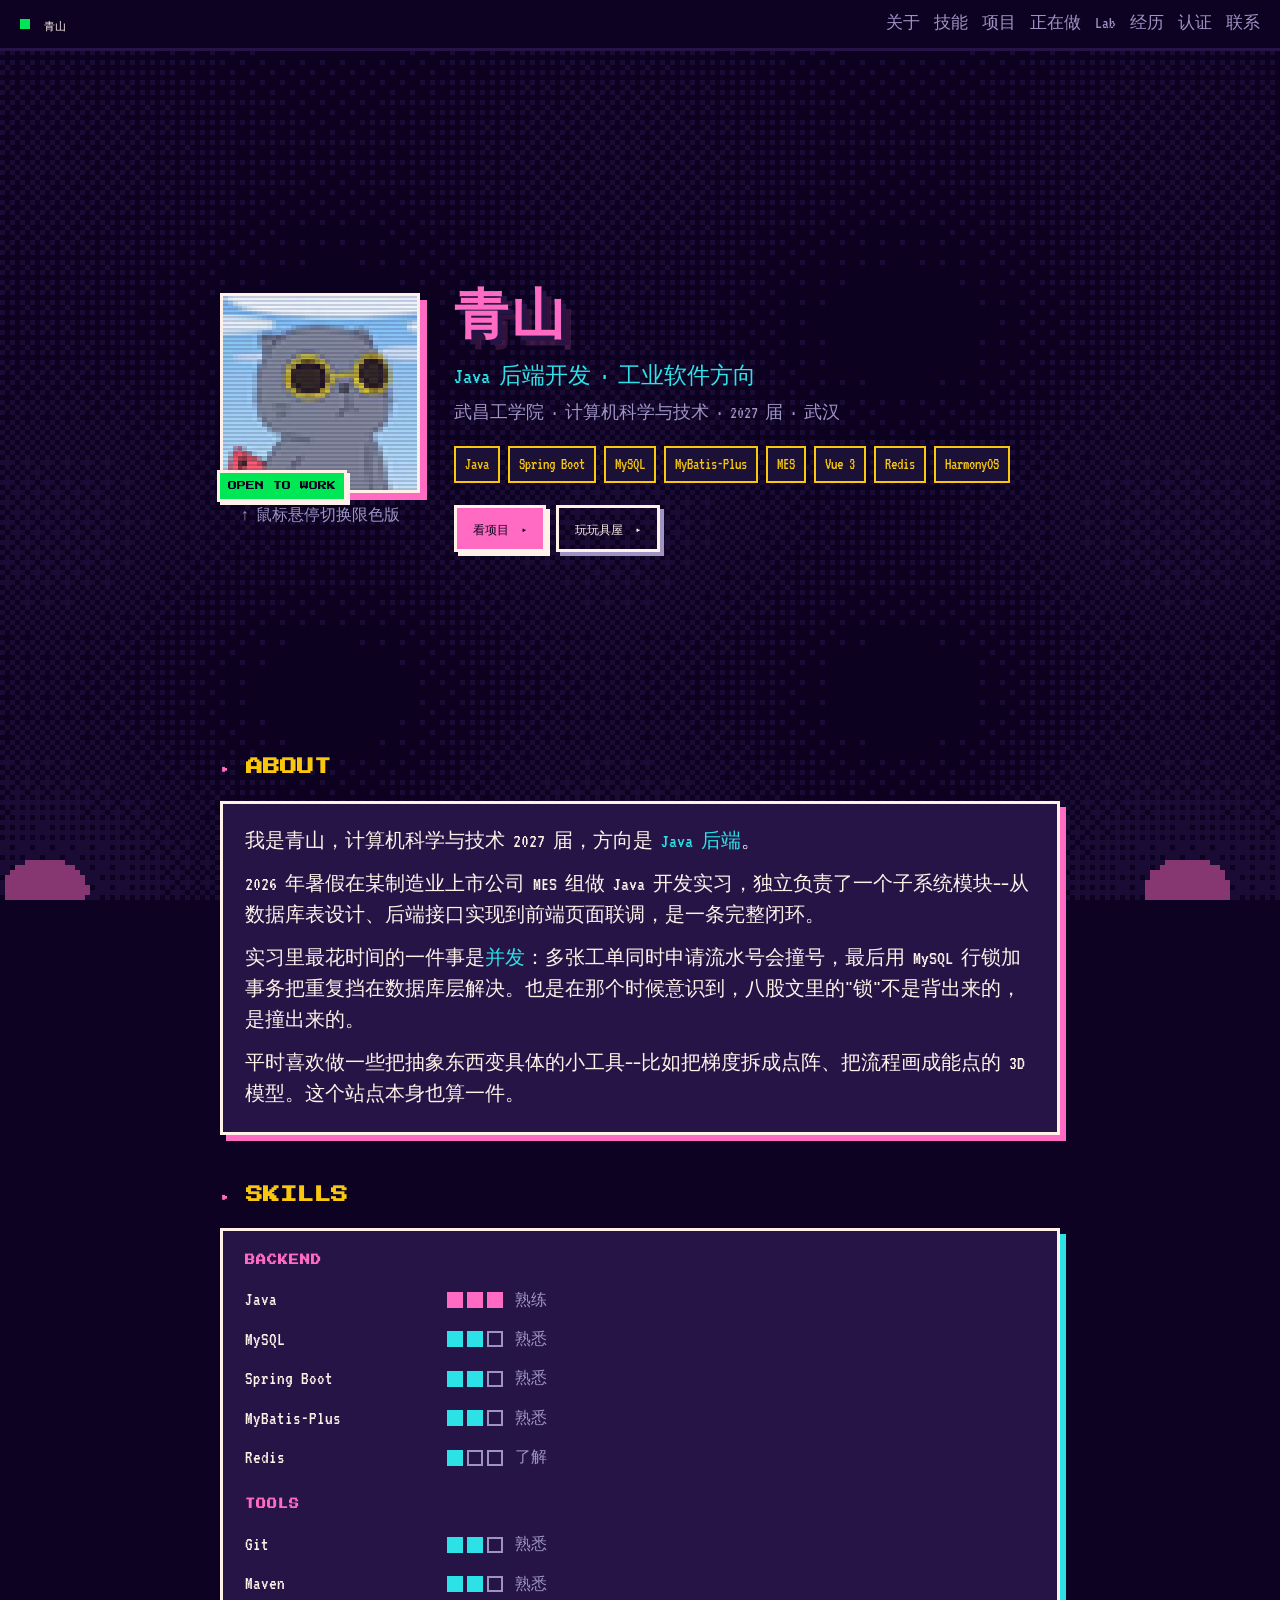
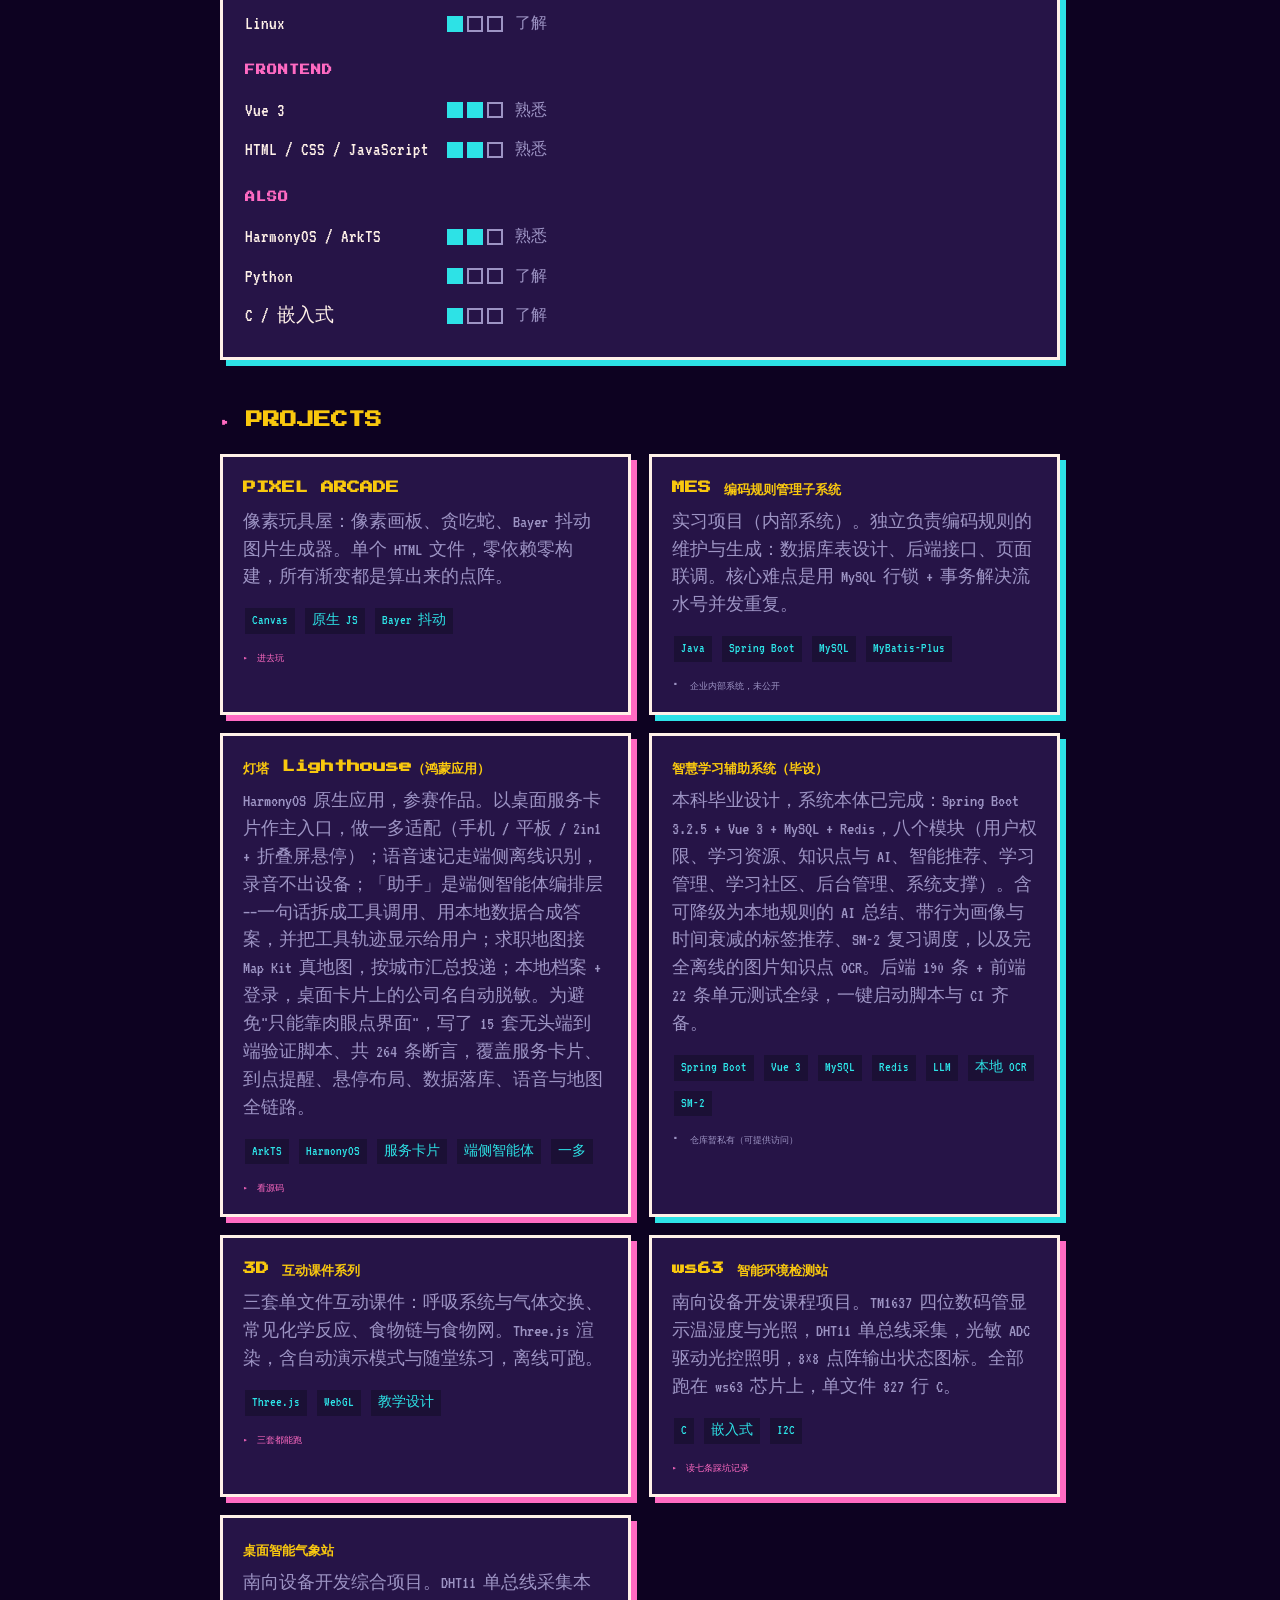
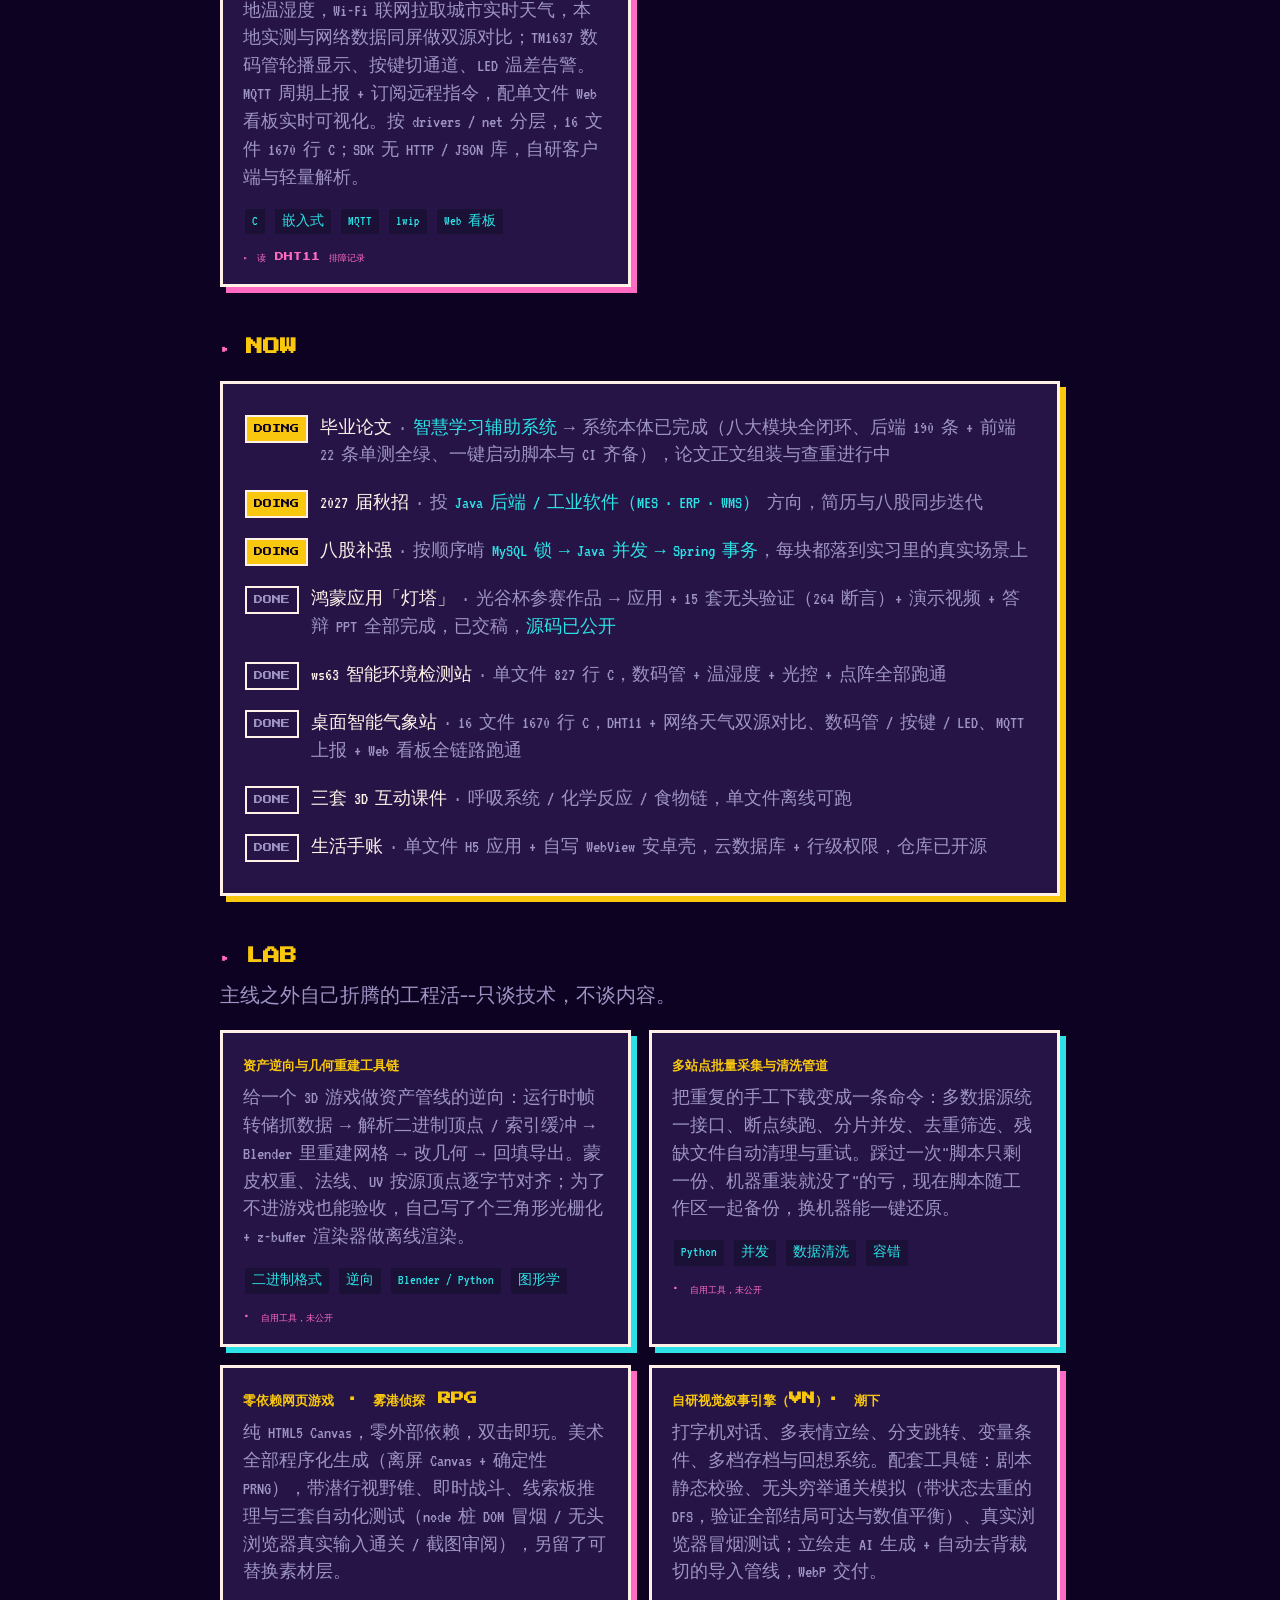
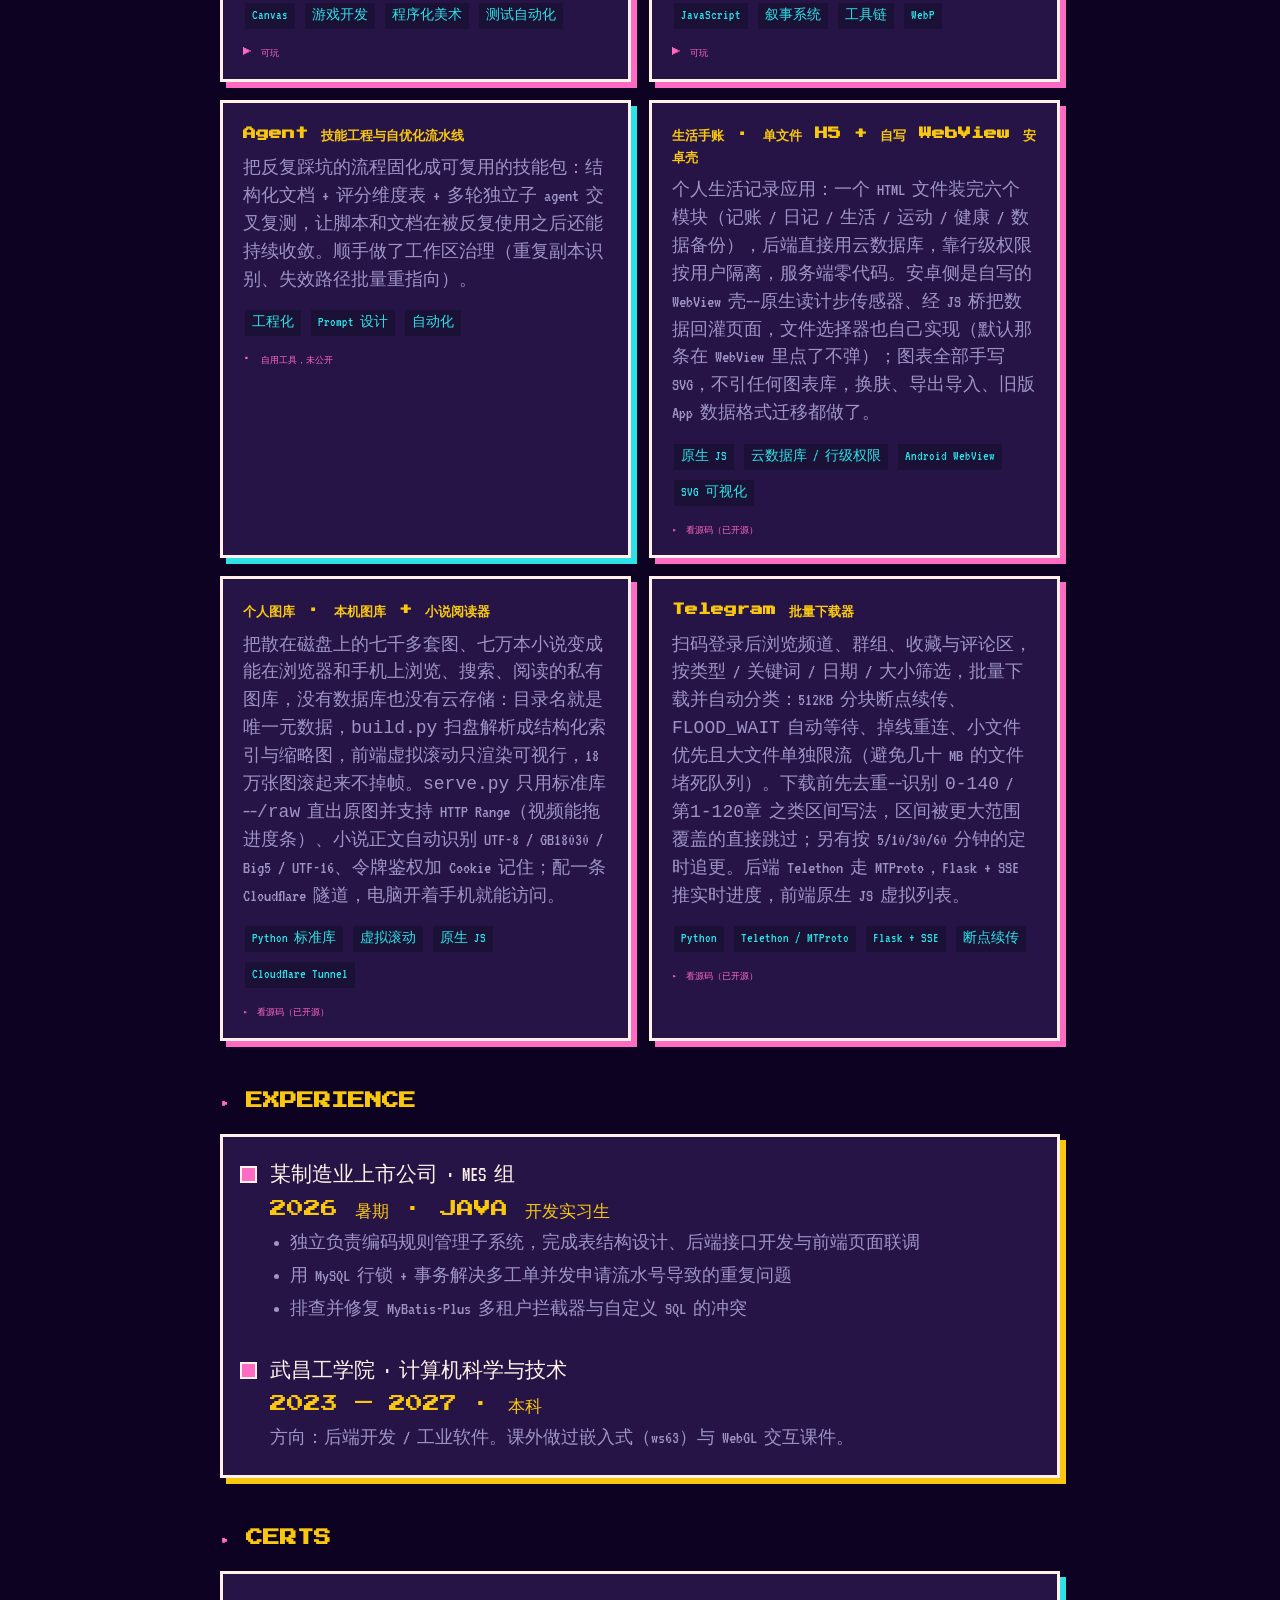
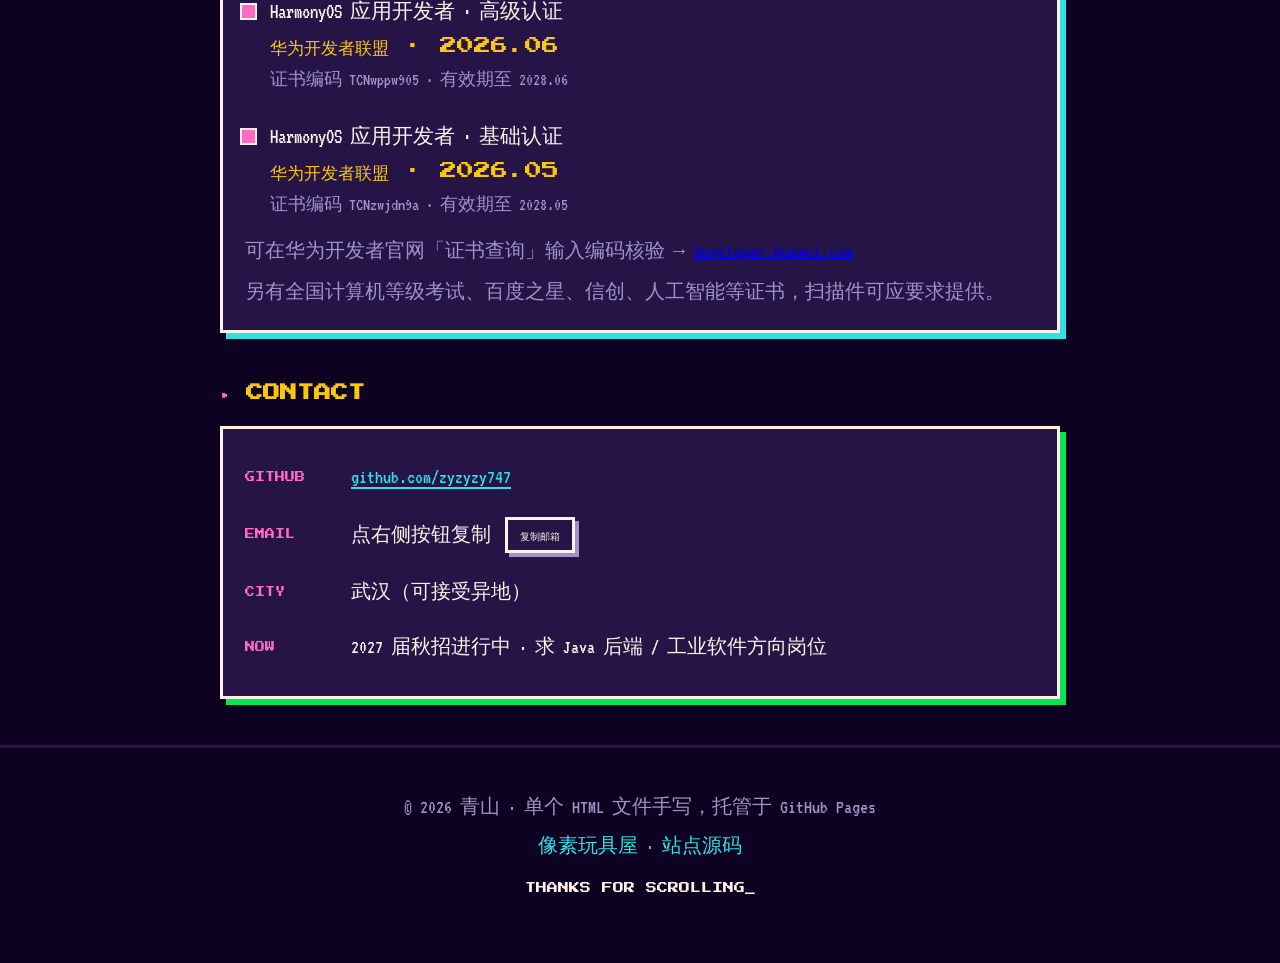
<file: index.html>
<!DOCTYPE html>
<html lang="zh-CN" data-page-node-id="Q7cEHDCnQiwy0toEcgHdqd">
<head data-page-node-id="mHa0wbca3ZUkqU7LvAfG94">
<meta charset="UTF-8" data-page-node-id="hKv9GiG0PD6zaXDyUGbJIg">
<meta name="viewport" content="width=device-width, initial-scale=1.0" data-page-node-id="LbiovAP17bJ1gHveywDNIw">
<title>青山 · Java 后端开发</title>
<meta name="description" content="青山 — Java 后端开发，工业软件方向。武昌工学院计算机科学与技术 2027 届，某制造业上市公司 MES 组实习。" data-page-node-id="v5wMkAieheN6weIkD8qPMW">
<meta property="og:title" content="青山 · Java 后端开发" data-page-node-id="Lw5cCZeTRtTHAwe25o9fMY">
<meta property="og:description" content="Java 后端 / 工业软件方向 / 2027 届。做过后端接口、数据库设计，也做一些把抽象变具体的小工具。" data-page-node-id="ogvEmqONwyMsHTAf9Dicbx">
<meta property="og:type" content="profile" data-page-node-id="DF1k5KWhOcNADEx08cUBWK">
<link rel="icon" href="assets/avatar.png" data-page-node-id="YbEywUmE9BRmWuUocQai00">
<link rel="preconnect" href="https://fonts.googleapis.com" data-page-node-id="mEGiGTGNjWZrZmRF0hzAvA">
<link rel="preconnect" href="https://fonts.gstatic.com" crossorigin data-page-node-id="Uv8skFLVW2GOsrorpu5EF5">
<link href="https://fonts.googleapis.com/css2?family=Press+Start+2P&family=VT323&display=swap" rel="stylesheet" data-page-node-id="CkOTDBMVEmEFZCF1BNJvHW">
<style>
  :root {
    --c0:#0d0221; --c1:#1b1035; --c2:#261447; --c3:#ff6ac2; --c4:#2de2e6;
    --c5:#f9c80e; --c6:#fff1e8; --c7:#9d94c4; --c8:#ff004d; --c9:#29adff; --ca:#00e756;
    --px:3px;
  }
  * { margin:0; padding:0; box-sizing:border-box; }
  html { scroll-behavior: smooth; }
  @media (prefers-reduced-motion: reduce) { html { scroll-behavior: auto; } }

  body {
    background: var(--c0); color: var(--c6);
    font-family: "VT323", "Courier New", ui-monospace, "Microsoft YaHei", "PingFang SC", monospace;
    font-size: 20px; line-height: 1.55;
  }
  canvas, img { image-rendering: pixelated; image-rendering: crisp-edges; }

  #wash { position: fixed; inset: 0; width: 100%; height: 100%; z-index: 0; pointer-events: none; opacity: .5; }
  .wrap { position: relative; z-index: 1; }
  section { max-width: 880px; margin: 0 auto; padding: 0 20px; }

  /* ---------- 顶部状态栏 ---------- */
  .topbar {
    position: sticky; top: 0; z-index: 10;
    background: var(--c0); border-bottom: var(--px) solid var(--c2);
    display: flex; align-items: center; gap: 14px; flex-wrap: wrap;
    padding: 10px 20px; font-size: 17px; color: var(--c7);
  }
  .topbar .dot { width: 10px; height: 10px; background: var(--ca); display: inline-block; }
  .topbar .name { color: var(--c6); font-family: "Press Start 2P", monospace; font-size: 11px; }
  .topbar .sp { flex: 1; }
  .topbar a { color: var(--c7); text-decoration: none; border-bottom: 2px solid transparent; }
  .topbar a:hover { color: var(--c4); border-color: var(--c4); }
  .blink { animation: blink 1s steps(1) infinite; }
  @keyframes blink { 50% { opacity: 0; } }
  @media (prefers-reduced-motion: reduce) { .blink { animation: none; } }

  /* ---------- HERO ---------- */
  .hero {
    display: flex; gap: 34px; align-items: center; flex-wrap: wrap;
    padding: 72px 20px 56px; min-height: 78vh;
  }
  .avatar-stage { position: relative; flex: 0 0 auto; }
  .avatar-frame {
    position: relative; width: 200px; height: 200px; overflow: hidden;
    border: var(--px) solid var(--c6); box-shadow: inset 0 0 0 3px var(--c0), 7px 7px 0 var(--c3);
    background: var(--c1);
  }
  .avatar-frame img { position: absolute; inset: 0; width: 100%; height: 100%; display: block; }
  .avatar-frame #avatarPico { opacity: 0; }
  .avatar-frame:hover #avatarPico { opacity: 1; }
  .avatar-frame:hover #avatar { opacity: 0; }
  .avatar-frame::after {
    content: ""; position: absolute; inset: 0;
    background: repeating-linear-gradient(0deg, rgba(13,2,33,.16) 0 2px, transparent 2px 4px);
    pointer-events: none;
  }
  .avatar-hint { font-size: 16px; color: var(--c7); text-align: center; margin-top: 10px; }
  .status-chip {
    position: absolute; left: -3px; bottom: 26px;
    font-family: "Press Start 2P", monospace; font-size: 9px;
    background: var(--ca); color: var(--c0); padding: 6px 8px;
    border: var(--px) solid var(--c6); box-shadow: 3px 3px 0 var(--c6);
  }

  h1.logo {
    font-family: "Press Start 2P", "SimHei", "Microsoft YaHei", "PingFang SC", sans-serif;
    font-size: clamp(30px, 8vw, 54px); color: var(--c3);
    text-shadow: 5px 5px 0 var(--c2), 10px 10px 0 rgba(255,106,194,.16);
    letter-spacing: 3px; line-height: 1.4;
  }
  .lead { color: var(--c4); font-size: 23px; margin-top: 14px; }
  .meta-line { color: var(--c7); font-size: 18px; margin-top: 6px; }

  .chips { display: flex; flex-wrap: wrap; gap: 8px; margin: 18px 0 22px; }
  .chip {
    font-size: 16px; color: var(--c5); background: var(--c1);
    border: 2px solid var(--c5); padding: 4px 9px;
  }

  /* ---------- 通用排版 ---------- */
  h2 {
    font-family: "Press Start 2P", "VT323", monospace;
    font-size: clamp(13px, 3vw, 17px); color: var(--c5);
    text-transform: uppercase; margin-bottom: 20px; line-height: 1.6;
  }
  h2::before { content: "▸ "; color: var(--c3); }
  section { padding-bottom: 46px; }
  p.dim { color: var(--c7); }
  b.hl { color: var(--c4); font-weight: normal; }

  .card {
    border: var(--px) solid var(--c6); box-shadow: 6px 6px 0 var(--c3);
    background: var(--c2); padding: 22px;
  }
  .card.cyan { box-shadow: 6px 6px 0 var(--c4); }
  .card.yellow { box-shadow: 6px 6px 0 var(--c5); }
  .card.green { box-shadow: 6px 6px 0 var(--ca); }
  .card p + p { margin-top: 12px; }

  .btn {
    display: inline-block; font-family: "Press Start 2P", "VT323", monospace;
    font-size: 12px; background: var(--c3); color: var(--c0);
    border: var(--px) solid var(--c6); box-shadow: 4px 4px 0 var(--c6);
    padding: 12px 16px; cursor: pointer; text-transform: uppercase;
    text-decoration: none; line-height: 1.4;
  }
  .btn:hover { background: var(--c5); }
  .btn:active { transform: translate(4px,4px); box-shadow: 0 0 0 var(--c6); }
  .btn.ghost { background: transparent; color: var(--c6); box-shadow: 4px 4px 0 var(--c7); }
  .btn.ghost:hover { background: var(--c2); color: var(--c5); }
  .btn:focus-visible { outline: 3px solid var(--c4); outline-offset: 2px; }
  .row { display: flex; flex-wrap: wrap; gap: 10px; align-items: center; }

  /* ---------- 技能 ---------- */
  .skill-group { margin-bottom: 20px; }
  .skill-group:last-child { margin-bottom: 0; }
  .skill-group h3 {
    font-family: "Press Start 2P", monospace; font-size: 10px;
    color: var(--c3); margin-bottom: 12px; letter-spacing: 1px;
  }
  .skill {
    display: flex; align-items: center; gap: 12px;
    padding: 5px 0; font-size: 19px;
  }
  .skill .nm { min-width: 190px; color: var(--c6); }
  .bars { display: flex; gap: 4px; }
  .bar { display: block; width: 16px; height: 16px; border: 2px solid var(--c7); }
  .bar.on { background: var(--c4); border-color: var(--c4); }
  .bar.on.hot { background: var(--c3); border-color: var(--c3); }
  .lv { font-size: 16px; color: var(--c7); }

  /* ---------- 项目 ---------- */
  .grid { display: grid; gap: 18px; grid-template-columns: repeat(auto-fit, minmax(280px, 1fr)); }
  .pcard {
    display: block; text-decoration: none; color: inherit;
    border: var(--px) solid var(--c6); box-shadow: 6px 6px 0 var(--c4);
    background: var(--c2); padding: 20px;
  }
  .pcard.live { box-shadow: 6px 6px 0 var(--c3); cursor: pointer; }
  .pcard.live:hover { background: var(--c1); transform: translate(-2px,-2px); box-shadow: 8px 8px 0 var(--c3); }
  .pcard:active { transform: translate(3px,3px); box-shadow: 2px 2px 0 var(--c4); }
  .pcard h3 {
    font-family: "Press Start 2P", "VT323", monospace; font-size: 13px;
    color: var(--c5); line-height: 1.7; margin-bottom: 10px;
  }
  .pcard p { font-size: 18px; color: var(--c7); }
  .pcard .tags { display: flex; flex-wrap: wrap; gap: 6px; margin-top: 14px; }
  .pcard .tags span {
    font-size: 14px; color: var(--c4); border: 2px solid var(--c2); background: var(--c1); padding: 2px 7px;
  }
  .pcard .go { display: block; margin-top: 14px; font-family: "Press Start 2P", monospace; font-size: 9px; color: var(--c3); }
  .pcard.offline .go { color: var(--c7); }
  .pcard.wip { border-style: dashed; box-shadow: 6px 6px 0 var(--c5); }
  .pcard.wip:hover { background: var(--c1); transform: translate(-2px,-2px); box-shadow: 8px 8px 0 var(--c5); }
  .pcard.wip .go { color: var(--c5); }

  /* ---------- NOW ---------- */
  .now-item { display: flex; gap: 12px; align-items: baseline; padding: 9px 0; border-bottom: 2px dashed var(--c2); flex-wrap: wrap; }
  .now-item:last-child { border-bottom: none; }
  .now-item .tag {
    font-family: "Press Start 2P", monospace; font-size: 9px;
    padding: 5px 7px; flex: 0 0 auto; border: 2px solid var(--c6);
  }
  .now-item .tag.doing { background: var(--c5); color: var(--c0); }
  .now-item .tag.plan { background: transparent; color: var(--c7); }
  .now-item .txt { font-size: 18px; color: var(--c7); flex: 1; min-width: 220px; }
  .now-item .txt b { color: var(--c6); font-weight: normal; }
  .now-item .txt em { font-style: normal; color: var(--c4); }

  /* ---------- 时间线 ---------- */
  .tl { border-left: var(--px) solid var(--c2); padding-left: 22px; }
  .tl-item { position: relative; padding-bottom: 26px; }
  .tl-item:last-child { padding-bottom: 0; }
  .tl-item::before {
    content: ""; position: absolute; left: -30px; top: 7px;
    width: 13px; height: 13px; background: var(--c3); border: 2px solid var(--c6);
  }
  .tl-item h3 { font-size: 21px; color: var(--c6); font-weight: normal; }
  .tl-item .when { font-size: 17px; color: var(--c5); font-family: "Press Start 2P", monospace; margin: 4px 0 8px; }
  .tl-item p { color: var(--c7); font-size: 18px; }
  .tl-item ul { margin: 8px 0 0 0; padding-left: 20px; color: var(--c7); font-size: 18px; }
  .tl-item li { margin-bottom: 5px; }

  /* ---------- 联系 ---------- */
  .contact-row {
    display: flex; align-items: center; gap: 14px; padding: 11px 0;
    border-bottom: 2px dashed var(--c2); flex-wrap: wrap;
  }
  .contact-row:last-child { border-bottom: none; }
  .contact-row .k { font-family: "Press Start 2P", monospace; font-size: 10px; color: var(--c3); min-width: 92px; }
  .contact-row .v { color: var(--c6); }
  .contact-row a { color: var(--c4); text-decoration: none; border-bottom: 2px solid var(--c4); }
  .contact-row a:hover { color: var(--c5); border-color: var(--c5); }

  footer {
    text-align: center; padding: 44px 20px 60px; color: var(--c7);
    border-top: var(--px) solid var(--c2);
  }
  footer a { color: var(--c4); text-decoration: none; }

  .toast {
    position: fixed; left: 50%; bottom: 34px;
    transform: translateX(-50%) translateY(calc(100% + 60px));
    visibility: hidden; pointer-events: none;
    background: var(--ca); color: var(--c0); border: var(--px) solid var(--c6);
    box-shadow: 5px 5px 0 var(--c6); padding: 12px 18px;
    font-family: "Press Start 2P", monospace; font-size: 11px; z-index: 50;
  }
  .toast.show { transform: translateX(-50%) translateY(0); visibility: visible; pointer-events: auto; }

  @media (max-width: 640px) {
    body { font-size: 18px; }
    .hero { gap: 24px; padding-top: 44px; min-height: auto; }
    .avatar-frame { width: 148px; height: 148px; }
    .skill .nm { min-width: 130px; }
    .bar { width: 13px; height: 13px; }
    .topbar { font-size: 15px; gap: 10px; }
  }
</style>
</head>
<body data-page-node-id="JkFctMp4w2OOOYNdS09R52">
<canvas id="wash" aria-hidden="true" data-page-node-id="FpTkj4XXc4OOd3VpaTw4c7"></canvas>

<div class="wrap" data-page-node-id="RsLWoUHfpTRK4N0L8FdhE9">

  <div class="topbar" data-page-node-id="UL6Fe4DXHcqjGngQW32HZP">
    <span class="dot" aria-hidden="true" data-page-node-id="f87Wsz6mreKlpSW45wDxbz"></span>
    <span class="name" data-page-node-id="26AkXhDbOu2BfFr0U6esGL">青山</span>
    <span class="sp" data-page-node-id="SHXMwZx3M2EWRPHFYsN6s7"></span>
    <a href="#about" data-page-node-id="rcZmDEPyGDEzzRH88okuwJ">关于</a>
    <a href="#skills" data-page-node-id="8mJXWNZwPggHGlPnQC440Y">技能</a>
    <a href="#projects" data-page-node-id="VI063ha8JKG4U7bufbeOhW">项目</a>
    <a href="#now">正在做</a>
    <a href="#lab">Lab</a>
    <a href="#experience" data-page-node-id="NZCa4uA8feAz0YfG5QHT4C">经历</a>
    <a href="#certs">认证</a>
    <a href="#contact" data-page-node-id="YX8Lzvbc3RzpTDw7czuyv6">联系</a>
  </div>

  <!-- ============ HERO ============ -->
  <section class="hero" data-page-node-id="lq0SUB5XFFEEzvfO4icJck">
    <div class="avatar-stage" data-page-node-id="0qZ9VOWuFDXhU7bUOgF0XN">
      <div class="avatar-frame" data-page-node-id="ZlyuNJwSaNHpVgsX6ufFLL">
        <img id="avatar" src="assets/avatar.png" alt="青山的像素头像：戴黄色圆框墨镜的灰猫" width="200" height="200" data-page-node-id="ChWVErXB7VGXBR4Bt7ttXt">
        <img id="avatarPico" src="assets/avatar-pico.png" alt="" aria-hidden="true" width="200" height="200" data-page-node-id="G4yGfgCVVCdufsGUEG7ODc">
      </div>
      <div class="status-chip" data-page-node-id="pB7zt6YJD68mXgxRkdGVYw">OPEN TO WORK</div>
      <div class="avatar-hint" data-page-node-id="TGMQvwf1iG07wmHZGGY5Cj">↑ 鼠标悬停切换限色版</div>
    </div>

    <div style="flex:1; min-width:280px" data-page-node-id="ZfLvqV4RgyXN2ZiOkfbZxE">
      <h1 class="logo" data-page-node-id="Xebay6IagInrHKYAvysEyn">青山</h1>
      <p class="lead" data-page-node-id="RFzeY39Srg1bViEXogFMGa">Java 后端开发 · 工业软件方向</p>
      <p class="meta-line" data-page-node-id="F4oPh7yQ7hQXR5vOfNMCOz">武昌工学院 · 计算机科学与技术 · 2027 届 · 武汉</p>
      <div class="chips" data-page-node-id="XwwiwvMVpuGIjVzOS0Pgng">
        <span class="chip" data-page-node-id="wQNQuQI0tOp46Z7bFMipmq">Java</span>
        <span class="chip" data-page-node-id="P1nTWd4TeIBBZ3GI5oWAF8">Spring Boot</span>
        <span class="chip" data-page-node-id="keF9LdK2TWXaFc85ByrZao">MySQL</span>
        <span class="chip" data-page-node-id="ECgDm5tD7yRS9iHFwJdSoA">MyBatis-Plus</span>
        <span class="chip" data-page-node-id="exfLnhR7crdf97UTilVqho">MES</span>
        <span class="chip">Vue 3</span>
        <span class="chip">Redis</span>
        <span class="chip">HarmonyOS</span>
      </div>
      <div class="row" data-page-node-id="VScXBamNprlRWxbBI04apu">
        <a class="btn" href="#projects" data-page-node-id="v4qNb0owD30GL26u7TWqHy">看项目 ▸</a>
        <a class="btn ghost" href="arcade/" data-page-node-id="uInCSMawq62k3sbLrcARBv">玩玩具屋 ▸</a>
      </div>
    </div>
  </section>

  <!-- ============ ABOUT ============ -->
  <section id="about" data-page-node-id="5qYIowd2foNgaIu8gcEjMc">
    <h2 data-page-node-id="1Bs8FUCrMhp4cwlTtpLvEV">About</h2>
    <div class="card" data-page-node-id="IOYAKGqdjB4tQhYnmO5M08">
      <p data-page-node-id="6nI4IfdBY7C12XvmXrVKnm">我是青山，计算机科学与技术 2027 届，方向是 <b class="hl" data-page-node-id="irqSzWAf27QNv1DdFfiNJ0">Java 后端</b>。</p>
      <p data-page-node-id="7bjeHWZGAruLBdNJzqeNva">2026 年暑假在某制造业上市公司 MES 组做 Java 开发实习，独立负责了一个子系统模块——从数据库表设计、后端接口实现到前端页面联调，是一条完整闭环。</p>
      <p data-page-node-id="hmitHeIKlvQFY5izPp0BBM">实习里最花时间的一件事是<b class="hl" data-page-node-id="TrZyGXKkANU2yusarlRp3b">并发</b>：多张工单同时申请流水号会撞号，最后用 MySQL 行锁加事务把重复挡在数据库层解决。也是在那个时候意识到，八股文里的"锁"不是背出来的，是撞出来的。</p>
      <p data-page-node-id="jt95ofMoo3y1mxRyRzh6pP">平时喜欢做一些把抽象东西变具体的小工具——比如把梯度拆成点阵、把流程画成能点的 3D 模型。这个站点本身也算一件。</p>
    </div>
  </section>

  <!-- ============ SKILLS ============ -->
  <section id="skills" data-page-node-id="5k65Oz1sYOpGpy2q7UeaQE">
    <h2 data-page-node-id="maY09p4DgXKbf0P0sFDeIC">Skills</h2>
    <div class="card cyan" data-page-node-id="SZXi4Hq7hldqzX6rjNLyeK">
      <div class="skill-group" data-page-node-id="lkGJa07mz23KDRiehEs5fp">
        <h3 data-page-node-id="RTt0B1rKZLNiL4SwfHsvS0">BACKEND</h3>
        <div class="skill" data-page-node-id="NzOUqiavbMnhRAUjtIrDIW"><span class="nm" data-page-node-id="FxmpyWsf8H0Q40ty7pUwP4">Java</span><div class="bars" data-lv="3" data-page-node-id="kzwTSXstA8XKfOVoEpwYpB"></div><span class="lv" data-page-node-id="U5Zv2JMVDlnuKqEuNFm4mM">熟练</span></div>
        <div class="skill" data-page-node-id="nPuWwAMCY8Z9Is5wSwDVAN"><span class="nm" data-page-node-id="duk00KKfhmiZiUMPk8rgQS">MySQL</span><div class="bars" data-lv="2" data-page-node-id="oZkZ789YwgE4KAAxQCmnc6"></div><span class="lv" data-page-node-id="Leq89ZUzFuBLHxyFu6neVD">熟悉</span></div>
        <div class="skill" data-page-node-id="GeGN0AaxAsAPgner8vGseI"><span class="nm" data-page-node-id="TDYSxmoFPUDEkXoLHjAryz">Spring Boot</span><div class="bars" data-lv="2" data-page-node-id="qzmoigZjTQBvAocerrWzNv"></div><span class="lv" data-page-node-id="nMiQr3aLLGm2DAGovK8iOy">熟悉</span></div>
        <div class="skill" data-page-node-id="THYHmwzaEyIQ4q4DyGaJDd"><span class="nm" data-page-node-id="AHntAUSyIzYuhcTCAK5ULM">MyBatis-Plus</span><div class="bars" data-lv="2" data-page-node-id="e047HmxZQVxkiuYcyP0ZNl"></div><span class="lv" data-page-node-id="XTqSO9fuFdRSJX9ka5kg3e">熟悉</span></div>
        <div class="skill" data-page-node-id="LJyvVVvCFQUjtdAZnSyeoP"><span class="nm" data-page-node-id="VADpj7zRbnaetGBF2X3KRA">Redis</span><div class="bars" data-lv="1" data-page-node-id="EAyW6C2PxAzfa28ic28D8G"></div><span class="lv" data-page-node-id="PTqbhRCqAdTmHAXweoDzHV">了解</span></div>
      </div>
      <div class="skill-group" data-page-node-id="WlR2np3QmoELiSraulaZjc">
        <h3 data-page-node-id="rBsqN9LyvSgscsf3ev5JkY">TOOLS</h3>
        <div class="skill" data-page-node-id="F5VoXyhCOh70ubMZKSPaHT"><span class="nm" data-page-node-id="PZA0S7MTk6PK4tm7RLHx6I">Git</span><div class="bars" data-lv="2" data-page-node-id="5aasSzeNd3Qg1L54WpCrUq"></div><span class="lv" data-page-node-id="kEVQ5G6gvPKrL7czBimOXe">熟悉</span></div>
        <div class="skill" data-page-node-id="xxEnhpJ02Hj8OD4D8tD4lz"><span class="nm" data-page-node-id="7F2c4ZpeyXaq6KJhgAqS8k">Maven</span><div class="bars" data-lv="2" data-page-node-id="AmDlIjgpY4GGGWHtjY5AqO"></div><span class="lv" data-page-node-id="TGkoAnjbfLeaWPtczdNuhY">熟悉</span></div>
        <div class="skill" data-page-node-id="xWR0FTtMpOODI2qddIhyH1"><span class="nm" data-page-node-id="yYiaPa8jVfNIQpNOyyfZsy">Linux</span><div class="bars" data-lv="1" data-page-node-id="BJoBwBMxgyMhTpBqkvorSb"></div><span class="lv" data-page-node-id="iSsinJycKxTRCkkBiZUJre">了解</span></div>
      </div>
      <div class="skill-group">
        <h3>FRONTEND</h3>
        <div class="skill"><span class="nm">Vue 3</span><div class="bars" data-lv="2"></div><span class="lv">熟悉</span></div>
        <div class="skill"><span class="nm">HTML / CSS / JavaScript</span><div class="bars" data-lv="2"></div><span class="lv">熟悉</span></div>
      </div>
      <div class="skill-group" data-page-node-id="HmHgggbJFaVBPIPs46hvG7">
        <h3 data-page-node-id="P2keIl0YBCpVx3AgFTeMmU">ALSO</h3>
        <div class="skill"><span class="nm">HarmonyOS / ArkTS</span><div class="bars" data-lv="2"></div><span class="lv">熟悉</span></div>
        <div class="skill" data-page-node-id="sBsA5aPfyxVFVPySCuDwXW"><span class="nm" data-page-node-id="Qy9MDMAeyQvxTvUN4HEdmn">Python</span><div class="bars" data-lv="1" data-page-node-id="IeXWuF1NwS8eRqN5CGz51B"></div><span class="lv" data-page-node-id="Ml6bkwigwzO1AhqxUb806e">了解</span></div>
        <div class="skill" data-page-node-id="LdnwLpCUu2vg7IxdE54A0s"><span class="nm" data-page-node-id="kDqZo5fCa6mOwP0qaItYeZ">C / 嵌入式</span><div class="bars" data-lv="1" data-page-node-id="4XoqlFcQJN8jVdH0WGnHKe"></div><span class="lv" data-page-node-id="RUririSsEbrlWye0W2BW0l">了解</span></div>
      </div>
    </div>
  </section>

  <!-- ============ PROJECTS ============ -->
  <section id="projects" data-page-node-id="hkIhbtMsAcNTMByDNCnnmO">
    <h2 data-page-node-id="kfaGLnEREp7Cy61Vfkjkk3">Projects</h2>
    <div class="grid" data-page-node-id="B6s7bGRDqB1VFvSZTcG4QF">

      <a class="pcard live" href="arcade/" data-page-node-id="11G6IQbodNwW9CRPNswpac">
        <h3 data-page-node-id="TXcFAhgTb75m7QxZKl1yXg">PIXEL ARCADE</h3>
        <p data-page-node-id="qhgaqcz4FrMB1qhvKVuFFL">像素玩具屋：像素画板、贪吃蛇、Bayer 抖动图片生成器。单个 HTML 文件，零依赖零构建，所有渐变都是算出来的点阵。</p>
        <div class="tags" data-page-node-id="J8IwBPPllv9BBFs0aCrUQ5"><span data-page-node-id="9KbPdyyAYoywsutY7lUNu9">Canvas</span><span data-page-node-id="5BGWKWHu0bDysIZDT1EErn">原生 JS</span><span data-page-node-id="lbc0KZqx9bN2wtyKqb1YWF">Bayer 抖动</span></div>
        <span class="go" data-page-node-id="pZBJXNWJau4SuOIgxjdYtD">▸ 进去玩</span>
      </a>

      <div class="pcard offline" data-page-node-id="QVU7TOHIQS8U4vkFbtKFCp">
        <h3 data-page-node-id="M366IbRUvhDrzqBeLnEaeP">MES 编码规则管理子系统</h3>
        <p data-page-node-id="5scJjBpQYmCAikpDGYlKps">实习项目（内部系统）。独立负责编码规则的维护与生成：数据库表设计、后端接口、页面联调。核心难点是用 MySQL 行锁 + 事务解决流水号并发重复。</p>
        <div class="tags" data-page-node-id="hMwEQR6xy5ILDDDGCgvBRG"><span data-page-node-id="SnBew3tm3g8tnuNr6naokG">Java</span><span data-page-node-id="n5JyJPZqNf2uareLbCTiJg">Spring Boot</span><span data-page-node-id="3YghhqyQxC6y6e2T6Lai8h">MySQL</span><span data-page-node-id="qJIFbwggF0B37kZGaE5xUX">MyBatis-Plus</span></div>
        <span class="go" data-page-node-id="4CN7x12CSIVZ5gj97cS0eO">· 企业内部系统，未公开</span>
      </div>

      <a class="pcard live" href="https://github.com/zyzyzy747/lighthouse" target="_blank" rel="noopener">
        <h3>灯塔 Lighthouse（鸿蒙应用）</h3>
        <p>HarmonyOS 原生应用，参赛作品。以桌面服务卡片作主入口，做一多适配（手机 / 平板 / 2in1 + 折叠屏悬停）；语音速记走端侧离线识别，录音不出设备；「助手」是端侧智能体编排层——一句话拆成工具调用、用本地数据合成答案，并把工具轨迹显示给用户；求职地图接 Map Kit 真地图，按城市汇总投递；本地档案 + 登录，桌面卡片上的公司名自动脱敏。为避免"只能靠肉眼点界面"，写了 15 套无头端到端验证脚本、共 264 条断言，覆盖服务卡片、到点提醒、悬停布局、数据落库、语音与地图全链路。</p>
        <div class="tags"><span>ArkTS</span><span>HarmonyOS</span><span>服务卡片</span><span>端侧智能体</span><span>一多</span></div>
        <span class="go">▸ 看源码</span>
      </a>

      <div class="pcard offline">
        <h3>智慧学习辅助系统（毕设）</h3>
        <p>本科毕业设计，系统本体已完成：Spring Boot 3.2.5 + Vue 3 + MySQL + Redis，八个模块（用户权限、学习资源、知识点与 AI、智能推荐、学习管理、学习社区、后台管理、系统支撑）。含可降级为本地规则的 AI 总结、带行为画像与时间衰减的标签推荐、SM-2 复习调度，以及完全离线的图片知识点 OCR。后端 190 条 + 前端 22 条单元测试全绿，一键启动脚本与 CI 齐备。</p>
        <div class="tags"><span>Spring Boot</span><span>Vue 3</span><span>MySQL</span><span>Redis</span><span>LLM</span><span>本地 OCR</span><span>SM-2</span></div>
        <span class="go">· 仓库暂私有（可提供访问）</span>
      </div>

      <a class="pcard live" href="courseware/" data-page-node-id="wP0s4shxc5ImVBy8AggWQb">
        <h3 data-page-node-id="6C7W9KhVJL6NLNrzq3fHIK">3D 互动课件系列</h3>
        <p data-page-node-id="fVtNszKAx5spIhpEaoxKRF">三套单文件互动课件：呼吸系统与气体交换、常见化学反应、食物链与食物网。Three.js 渲染，含自动演示模式与随堂练习，离线可跑。</p>
        <div class="tags" data-page-node-id="QLitDjzOQBKBBLYciEScmF"><span data-page-node-id="1NtERsT0lgZHeiGGSSAHIY">Three.js</span><span data-page-node-id="gIeCTISEa1HAIeSASeuB9I">WebGL</span><span data-page-node-id="FncqpKN0fU40PHlXlnbcmW">教学设计</span></div>
        <span class="go" data-page-node-id="XFCdHEyOswAbnvmBYVG9Po">▸ 三套都能跑</span>
      </a>

      <a class="pcard live" href="notes/ws63.html" data-page-node-id="D1C413v1MZw3nxMoiQAdfw">
        <h3 data-page-node-id="FAd8xafhcb4B6tgWUBZmf0">ws63 智能环境检测站</h3>
        <p data-page-node-id="OQMQnXUOnLnFYnhhUZEc7W">南向设备开发课程项目。TM1637 四位数码管显示温湿度与光照，DHT11 单总线采集，光敏 ADC 驱动光控照明，8×8 点阵输出状态图标。全部跑在 ws63 芯片上，单文件 827 行 C。</p>
        <div class="tags" data-page-node-id="4Jr2w2zPUiNnuxXwyxDRUp"><span data-page-node-id="3fMyO95GHOKTOwPTI9LBJF">C</span><span data-page-node-id="U82M4qEv9QPCi9vD2KhLAc">嵌入式</span><span data-page-node-id="nJfGCmIEFGSJdbjdfWVnGY">I2C</span></div>
        <span class="go" data-page-node-id="fia9qU4A9FsKwXSXaw6O3d">▸ 读七条踩坑记录</span>
      </a>

      <a class="pcard live" href="notes/ws63.html">
        <h3>桌面智能气象站</h3>
        <p>南向设备开发综合项目。DHT11 单总线采集本地温湿度，Wi-Fi 联网拉取城市实时天气，本地实测与网络数据同屏做双源对比；TM1637 数码管轮播显示、按键切通道、LED 温差告警。MQTT 周期上报 + 订阅远程指令，配单文件 Web 看板实时可视化。按 drivers / net 分层，16 文件 1670 行 C；SDK 无 HTTP / JSON 库，自研客户端与轻量解析。</p>
        <div class="tags"><span>C</span><span>嵌入式</span><span>MQTT</span><span>lwip</span><span>Web 看板</span></div>
        <span class="go">▸ 读 DHT11 排障记录</span>
      </a>

    </div>
  </section>

  <!-- ============ NOW ============ -->
  <section id="now">
    <h2>Now</h2>
    <div class="card yellow">
      <div class="now-item">
        <span class="tag doing">DOING</span>
        <span class="txt"><b>毕业论文</b> · <em>智慧学习辅助系统</em> → 系统本体已完成（八大模块全闭环、后端 190 条 + 前端 22 条单测全绿、一键启动脚本与 CI 齐备），论文正文组装与查重进行中</span>
      </div>
      <div class="now-item">
        <span class="tag doing">DOING</span>
        <span class="txt"><b>2027 届秋招</b> · 投 <em>Java 后端 / 工业软件（MES · ERP · WMS）</em> 方向，简历与八股同步迭代</span>
      </div>
      <div class="now-item">
        <span class="tag doing">DOING</span>
        <span class="txt"><b>八股补强</b> · 按顺序啃 <em>MySQL 锁 → Java 并发 → Spring 事务</em>，每块都落到实习里的真实场景上</span>
      </div>
      <div class="now-item">
        <span class="tag plan">DONE</span>
        <span class="txt"><b>鸿蒙应用「灯塔」</b> · 光谷杯参赛作品 → 应用 + 15 套无头验证（264 断言）+ 演示视频 + 答辩 PPT 全部完成，已交稿，<em>源码已公开</em></span>
      </div>
      <div class="now-item">
        <span class="tag plan">DONE</span>
        <span class="txt"><b>ws63 智能环境检测站</b> · 单文件 827 行 C，数码管 + 温湿度 + 光控 + 点阵全部跑通</span>
      </div>
      <div class="now-item">
        <span class="tag plan">DONE</span>
        <span class="txt"><b>桌面智能气象站</b> · 16 文件 1670 行 C，DHT11 + 网络天气双源对比、数码管 / 按键 / LED、MQTT 上报 + Web 看板全链路跑通</span>
      </div>
      <div class="now-item">
        <span class="tag plan">DONE</span>
        <span class="txt"><b>三套 3D 互动课件</b> · 呼吸系统 / 化学反应 / 食物链，单文件离线可跑</span>
      </div>
      <div class="now-item">
        <span class="tag plan">DONE</span>
        <span class="txt"><b>生活手账</b> · 单文件 H5 应用 + 自写 WebView 安卓壳，云数据库 + 行级权限，仓库已开源</span>
      </div>
    </div>
  </section>

  <!-- ============ LAB ============ -->
  <section id="lab">
    <h2>Lab</h2>
    <p class="dim" style="margin:-8px 0 18px">主线之外自己折腾的工程活——只谈技术，不谈内容。</p>
    <div class="grid">

      <div class="pcard">
        <h3>资产逆向与几何重建工具链</h3>
        <p>给一个 3D 游戏做资产管线的逆向：运行时帧转储抓数据 → 解析二进制顶点 / 索引缓冲 → Blender 里重建网格 → 改几何 → 回填导出。蒙皮权重、法线、UV 按源顶点逐字节对齐；为了不进游戏也能验收，自己写了个三角形光栅化 + z-buffer 渲染器做离线渲染。</p>
        <div class="tags"><span>二进制格式</span><span>逆向</span><span>Blender / Python</span><span>图形学</span></div>
        <span class="go">· 自用工具，未公开</span>
      </div>

      <div class="pcard">
        <h3>多站点批量采集与清洗管道</h3>
        <p>把重复的手工下载变成一条命令：多数据源统一接口、断点续跑、分片并发、去重筛选、残缺文件自动清理与重试。踩过一次"脚本只剩一份、机器重装就没了"的亏，现在脚本随工作区一起备份，换机器能一键还原。</p>
        <div class="tags"><span>Python</span><span>并发</span><span>数据清洗</span><span>容错</span></div>
        <span class="go">· 自用工具，未公开</span>
      </div>

      <a class="pcard live" href="arcade/mistport/" >
        <h3>零依赖网页游戏 · 雾港侦探 RPG</h3>
        <p>纯 HTML5 Canvas，零外部依赖，双击即玩。美术全部程序化生成（离屏 Canvas + 确定性 PRNG），带潜行视野锥、即时战斗、线索板推理与三套自动化测试（node 桩 DOM 冒烟 / 无头浏览器真实输入通关 / 截图审阅），另留了可替换素材层。</p>
        <div class="tags"><span>Canvas</span><span>游戏开发</span><span>程序化美术</span><span>测试自动化</span></div>
        <span class="go">▶ 可玩</span>
      </a>

      <a class="pcard live" href="arcade/tidefall/" >
        <h3>自研视觉叙事引擎（VN）· 潮下</h3>
        <p>打字机对话、多表情立绘、分支跳转、变量条件、多档存档与回想系统。配套工具链：剧本静态校验、无头穷举通关模拟（带状态去重的 DFS，验证全部结局可达与数值平衡）、真实浏览器冒烟测试；立绘走 AI 生成 + 自动去背裁切的导入管线，WebP 交付。</p>
        <div class="tags"><span>JavaScript</span><span>叙事系统</span><span>工具链</span><span>WebP</span></div>
        <span class="go">▶ 可玩</span>
      </a>

      <div class="pcard">
        <h3>Agent 技能工程与自优化流水线</h3>
        <p>把反复踩坑的流程固化成可复用的技能包：结构化文档 + 评分维度表 + 多轮独立子 agent 交叉复测，让脚本和文档在被反复使用之后还能持续收敛。顺手做了工作区治理（重复副本识别、失效路径批量重指向）。</p>
        <div class="tags"><span>工程化</span><span>Prompt 设计</span><span>自动化</span></div>
        <span class="go">· 自用工具，未公开</span>
      </div>

      <a class="pcard live" href="https://github.com/zyzyzy747/life-book" target="_blank" rel="noopener">
        <h3>生活手账 · 单文件 H5 + 自写 WebView 安卓壳</h3>
        <p>个人生活记录应用：一个 HTML 文件装完六个模块（记账 / 日记 / 生活 / 运动 / 健康 / 数据备份），后端直接用云数据库，靠行级权限按用户隔离，服务端零代码。安卓侧是自写的 WebView 壳——原生读计步传感器、经 JS 桥把数据回灌页面，文件选择器也自己实现（默认那条在 WebView 里点了不弹）；图表全部手写 SVG，不引任何图表库，换肤、导出导入、旧版 App 数据格式迁移都做了。</p>
        <div class="tags"><span>原生 JS</span><span>云数据库 / 行级权限</span><span>Android WebView</span><span>SVG 可视化</span></div>
        <span class="go">▸ 看源码（已开源）</span>
      </a>

      <a class="pcard live" href="https://github.com/zyzyzy747/personal-gallery" target="_blank" rel="noopener">
        <h3>个人图库 · 本机图库 + 小说阅读器</h3>
        <p>把散在磁盘上的七千多套图、七万本小说变成能在浏览器和手机上浏览、搜索、阅读的私有图库，没有数据库也没有云存储：目录名就是唯一元数据，<code>build.py</code> 扫盘解析成结构化索引与缩略图，前端虚拟滚动只渲染可视行，18 万张图滚起来不掉帧。<code>serve.py</code> 只用标准库——<code>/raw</code> 直出原图并支持 HTTP Range（视频能拖进度条）、小说正文自动识别 UTF-8 / GB18030 / Big5 / UTF-16、令牌鉴权加 Cookie 记住；配一条 Cloudflare 隧道，电脑开着手机就能访问。</p>
        <div class="tags"><span>Python 标准库</span><span>虚拟滚动</span><span>原生 JS</span><span>Cloudflare Tunnel</span></div>
        <span class="go">▸ 看源码（已开源）</span>
      </a>

      <a class="pcard live" href="https://github.com/zyzyzy747/telegram-batch-downloader" target="_blank" rel="noopener">
        <h3>Telegram 批量下载器</h3>
        <p>扫码登录后浏览频道、群组、收藏与评论区，按类型 / 关键词 / 日期 / 大小筛选，批量下载并自动分类：512KB 分块断点续传、<code>FLOOD_WAIT</code> 自动等待、掉线重连、小文件优先且大文件单独限流（避免几十 MB 的文件堵死队列）。下载前先去重——识别 <code>0-140</code> / <code>第1-120章</code> 之类区间写法，区间被更大范围覆盖的直接跳过；另有按 5/10/30/60 分钟的定时追更。后端 Telethon 走 MTProto，Flask + SSE 推实时进度，前端原生 JS 虚拟列表。</p>
        <div class="tags"><span>Python</span><span>Telethon / MTProto</span><span>Flask + SSE</span><span>断点续传</span></div>
        <span class="go">▸ 看源码（已开源）</span>
      </a>

    </div>
  </section>

  <!-- ============ EXPERIENCE ============ -->
  <section id="experience" data-page-node-id="pohjjEolkwXFlPlAAhdsuk">
    <h2 data-page-node-id="s1mkRVXXZt93tDIZevj8ew">Experience</h2>
    <div class="card yellow" data-page-node-id="rXpBNyDSfEyjySe9ljggwk">
      <div class="tl" data-page-node-id="IDzwbzak54zkR8SVBnB2Wf">
        <div class="tl-item" data-page-node-id="9lkipUWCLJv6ZrW5wttWI8">
          <h3 data-page-node-id="ocCpngw0nN7O75FJ8EBq05">某制造业上市公司 · MES 组</h3>
          <div class="when" data-page-node-id="IszmEyjKe5UybW3ljJ4dUy">2026 暑期 · JAVA 开发实习生</div>
          <ul data-page-node-id="3xQiWZXTqk06aHkFdq2gEE">
            <li data-page-node-id="UVh6lZy2OTgu5Zx6BHw5yc">独立负责编码规则管理子系统，完成表结构设计、后端接口开发与前端页面联调</li>
            <li data-page-node-id="oizRZzrzYhhKJsAj785a3F">用 MySQL 行锁 + 事务解决多工单并发申请流水号导致的重复问题</li>
            <li data-page-node-id="XQPCJEIQ5JKGQA7aGb14DN">排查并修复 MyBatis-Plus 多租户拦截器与自定义 SQL 的冲突</li>
          </ul>
        </div>
        <div class="tl-item" data-page-node-id="0AsaakkwGTncYzXkMe9G0g">
          <h3 data-page-node-id="9X1EgsdaImG6n5e7gXoBkg">武昌工学院 · 计算机科学与技术</h3>
          <div class="when" data-page-node-id="uSkPxzrFTf4SFBtXE4ag5H">2023 — 2027 · 本科</div>
          <p data-page-node-id="DjmeGbsAZrzNS9tjLN0tll">方向：后端开发 / 工业软件。课外做过嵌入式（ws63）与 WebGL 交互课件。</p>
        </div>
      </div>
    </div>
  </section>

  <!-- ============ CERTIFICATIONS ============ -->
  <section id="certs" data-page-node-id="certsec01">
    <h2>Certs</h2>
    <div class="card cyan">
      <div class="tl">
        <div class="tl-item">
          <h3>HarmonyOS 应用开发者 · 高级认证</h3>
          <div class="when">华为开发者联盟 · 2026.06</div>
          <p>证书编码 TCNwppw905 · 有效期至 2028.06</p>
        </div>
        <div class="tl-item">
          <h3>HarmonyOS 应用开发者 · 基础认证</h3>
          <div class="when">华为开发者联盟 · 2026.05</div>
          <p>证书编码 TCNzwjdn9a · 有效期至 2028.05</p>
        </div>
      </div>
      <p class="dim" style="margin-top:16px">可在华为开发者官网「证书查询」输入编码核验 →
        <a href="https://developer.huawei.com/consumer/cn/training/devCert/searchCert" target="_blank" rel="noopener">developer.huawei.com</a>
      </p>
      <p class="dim" style="margin-top:10px">另有全国计算机等级考试、百度之星、信创、人工智能等证书，扫描件可应要求提供。</p>
    </div>
  </section>

  <!-- ============ CONTACT ============ -->
  <section id="contact" data-page-node-id="B0KpnyrBzIPqPMpacmVhaZ">
    <h2 data-page-node-id="kqv9dkLznvIZY5ihbsPqn1">Contact</h2>
    <div class="card green" data-page-node-id="GTtI9M6QTUzWgUw9SMR4qP">
      <div class="contact-row" data-page-node-id="JVwyGKeSWVxIyHD78wv4rE">
        <span class="k" data-page-node-id="7fBnoPGsx9Y0xqAGOVziJR">GITHUB</span>
        <span class="v" data-page-node-id="zdp3v07HrnMGIEYOUkzV0D"><a href="https://github.com/zyzyzy747" target="_blank" rel="noopener" data-page-node-id="2AbQXvkSKAyWS8QXRpGFW7">github.com/zyzyzy747</a></span>
      </div>
      <div class="contact-row" data-page-node-id="iKda6pfiJajOQBCElwUkYE">
        <span class="k" data-page-node-id="MFSARzlFIsrhB415hxAyrL">EMAIL</span>
        <span class="v" id="mailSlot" data-page-node-id="OSgAPGgEYe0PQ6uUOY1Rvj">点右侧按钮复制</span>
        <button class="btn ghost" id="mailBtn" style="font-size:10px;padding:8px 12px" data-page-node-id="DMltVw4YupiBGtkOyzQFHn">复制邮箱</button>
      </div>
      <div class="contact-row" data-page-node-id="1IJsuZ20VQfhvZk7XhUXkF">
        <span class="k" data-page-node-id="697bNnyZYGemJsUMtofFkG">CITY</span>
        <span class="v" data-page-node-id="n0Cd1Mv7NmCqheG8MbGrnV">武汉（可接受异地）</span>
      </div>
      <div class="contact-row" data-page-node-id="CGQ9CGU6eFkb9KGevkwkbb">
        <span class="k" data-page-node-id="YMPXRGixDy60hFA1kHmtV4">NOW</span>
        <span class="v" data-page-node-id="7n8ng2kFgLcaoRfEH922HO">2027 届秋招进行中 · 求 Java 后端 / 工业软件方向岗位</span>
      </div>
    </div>
  </section>

  <footer data-page-node-id="CsLCttJxtCADJ3sy2mtroQ">
    <p class="dim" data-page-node-id="lNeKEy9DOJHijijRxPdmKf">© 2026 青山 · 单个 HTML 文件手写，托管于 GitHub Pages</p>
    <p class="dim" style="margin-top:8px" data-page-node-id="7dE2SDQ1OVB9ju5WjPlj9J">
      <a href="arcade/" data-page-node-id="IEXKseS9YjsoDGqJNXFSLc">像素玩具屋</a> ·
      <a href="https://github.com/zyzyzy747/pixel-arcade" target="_blank" rel="noopener" data-page-node-id="n13r5N8YclJHMBCvacR6YF">站点源码</a>
    </p>
    <p style="margin-top:18px;font-family:'Press Start 2P',monospace;font-size:11px;color:var(--c6)" data-page-node-id="4QAkN1dFF3oXnasqG9YY12">
      THANKS FOR SCROLLING<span class="blink" data-page-node-id="JEl7lXeWQUE5AAmOVIQhlt">_</span>
    </p>
  </footer>
</div>

<div class="toast" id="toast" data-page-node-id="Zf6HDmLUjLIS6iKFpGZ4XK">已复制到剪贴板</div>

<script>
(function () {
  "use strict";

  var BAYER4 = [[0,8,2,10],[12,4,14,6],[3,11,1,9],[15,7,13,5]];
  var reduceMotion = window.matchMedia("(prefers-reduced-motion: reduce)").matches;

  /* ---------- 背景：Bayer 4x4 波动场 ---------- */
  (function wash() {
    var cv = document.getElementById("wash");
    if (!cv) return;
    var ctx = cv.getContext("2d"), Q = 5, w = 0, h = 0, img = null;
    var A = [13,2,33], B = [255,106,194], C = [38,20,71];

    function resize() {
      w = Math.ceil(window.innerWidth / Q);
      h = Math.ceil(window.innerHeight / Q);
      cv.width = w; cv.height = h;
      img = ctx.createImageData(w, h);
    }
    function draw(t) {
      var d = img.data;
      for (var y = 0; y < h; y++) {
        for (var x = 0; x < w; x++) {
          var v = 0.5 + 0.32 * Math.sin(x * 0.055 + t * 0.5) + 0.24 * Math.sin(y * 0.085 - t * 0.35);
          v = v * (0.3 + (y / h) * 0.55);
          if (v < 0) v = 0; else if (v > 1) v = 1;
          var th = (BAYER4[y & 3][x & 3] + 0.5) / 16;
          var col = v > 0.86 ? B : (v > th ? C : A);
          var i = (y * w + x) * 4;
          d[i] = col[0]; d[i+1] = col[1]; d[i+2] = col[2]; d[i+3] = 255;
        }
      }
      ctx.putImageData(img, 0, 0);
    }
    resize();
    window.addEventListener("resize", function () { resize(); draw(0); });
    if (reduceMotion) { draw(0); return; }
    (function loop(now) {
      if (!document.hidden) draw(now / 1000);
      requestAnimationFrame(loop);
    })(0);
  })();

  /* ---------- 技能条：用方块而不是百分比 ---------- */
  (function skills() {
    var bars = document.querySelectorAll(".bars");
    Array.prototype.forEach.call(bars, function (el) {
      var lv = parseInt(el.getAttribute("data-lv"), 10) || 0;
      for (var i = 0; i < 3; i++) {
        var b = document.createElement("i");
        b.className = i < lv ? (lv === 3 ? "bar on hot" : "bar on") : "bar";
        el.appendChild(b);
      }
    });
  })();

  /* ---------- 邮箱：由 JS 拼出，静态 HTML 里不出现明文 ---------- */
  (function mail() {
    var btn = document.getElementById("mailBtn");
    var slot = document.getElementById("mailSlot");
    if (!btn) return;
    var parts = ["3293914965", "qq.com"];
    var addr = parts[0] + "@" + parts[1];

    btn.addEventListener("click", function () {
      var done = function () {
        if (slot) slot.textContent = addr;
        var t = document.getElementById("toast");
        if (t) {
          t.classList.add("show");
          setTimeout(function () { t.classList.remove("show"); }, 1600);
        }
      };
      if (navigator.clipboard && navigator.clipboard.writeText) {
        navigator.clipboard.writeText(addr).then(done, done);
      } else {
        var ta = document.createElement("textarea");
        ta.value = addr;
        document.body.appendChild(ta);
        ta.select();
        try { document.execCommand("copy"); } catch (e) {}
        document.body.removeChild(ta);
        done();
      }
    });
  })();

  /* ---------- 平滑锚点（不支持的浏览器直接跳转） ---------- */
  (function anchors() {
    if (reduceMotion) return;
    Array.prototype.forEach.call(document.querySelectorAll('a[href^="#"]'), function (a) {
      a.addEventListener("click", function (e) {
        var id = a.getAttribute("href").slice(1);
        var el = document.getElementById(id);
        if (!el) return;
        e.preventDefault();
        el.scrollIntoView({ behavior: "smooth", block: "start" });
      });
    });
  })();
})();
</script>
</body>
</html>
</file>
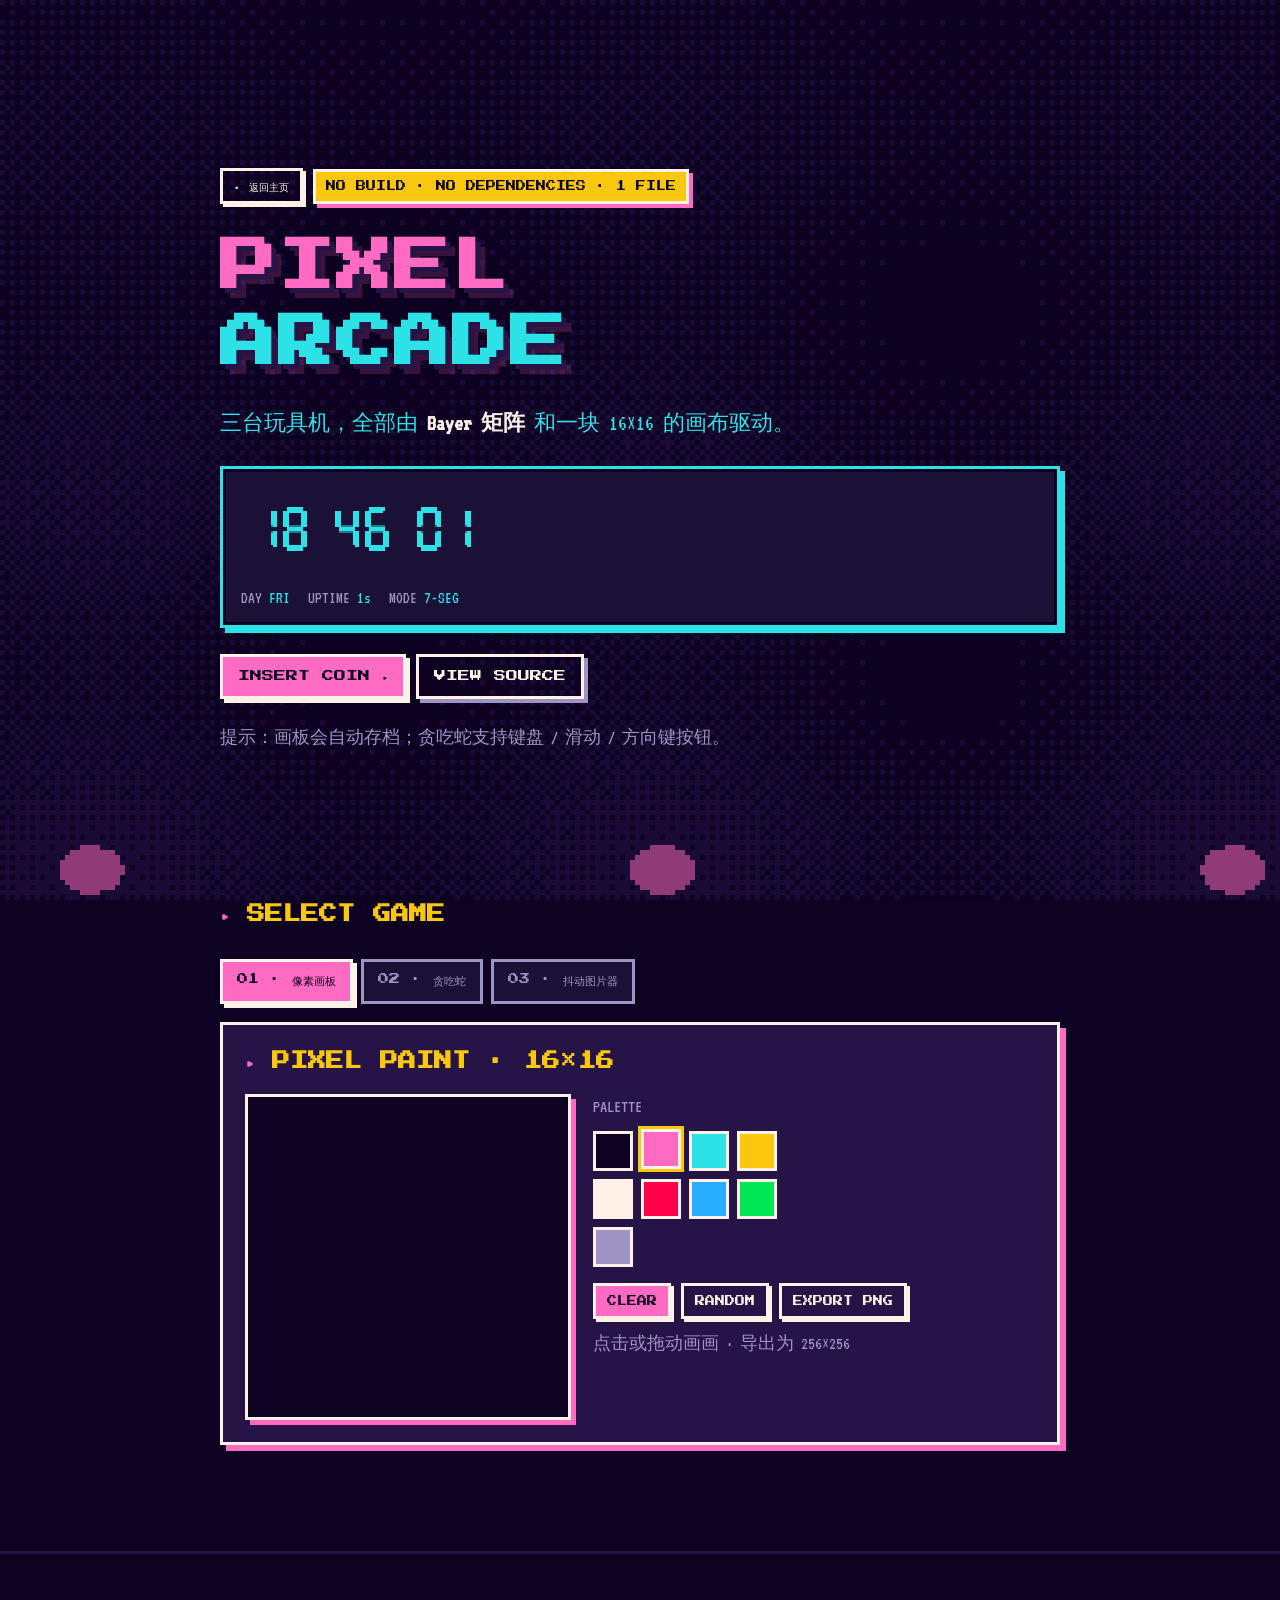
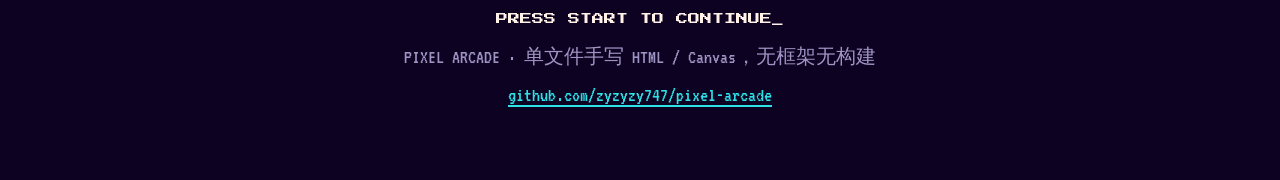
<file: arcade/index.html>
<!DOCTYPE html>
<html lang="zh-CN">
<head>
<meta charset="UTF-8">
<meta name="viewport" content="width=device-width, initial-scale=1.0">
<title>PIXEL ARCADE — 像素玩具屋</title>
<meta name="description" content="一个纯前端的像素玩具屋：像素画板、贪吃蛇、Bayer 抖动图片生成器。没有构建步骤，没有依赖。">
<meta property="og:title" content="PIXEL ARCADE — 像素玩具屋">
<meta property="og:description" content="像素画板 / 贪吃蛇 / 抖动图片器，全部由 Bayer 矩阵渲染。">
<meta property="og:type" content="website">
<link rel="icon" href="data:image/svg+xml,<svg xmlns='http://www.w3.org/2000/svg' viewBox='0 0 16 16'><rect width='16' height='16' fill='%230d0221'/><rect x='3' y='3' width='4' height='4' fill='%23ff6ac2'/><rect x='9' y='3' width='4' height='4' fill='%232de2e6'/><rect x='3' y='9' width='4' height='4' fill='%23f9c80e'/><rect x='9' y='9' width='4' height='4' fill='%2300e756'/></svg>">
<link rel="preconnect" href="https://fonts.googleapis.com">
<link rel="preconnect" href="https://fonts.gstatic.com" crossorigin>
<link href="https://fonts.googleapis.com/css2?family=Press+Start+2P&family=VT323&display=swap" rel="stylesheet">
<style>
  :root {
    /* PICO-8 风格有限调色板 — 全站只用这些颜色 */
    --c0:#0d0221;  /* 深底 */
    --c1:#1b1035;  /* 面板底 */
    --c2:#261447;  /* 卡牌底 */
    --c3:#ff6ac2;  /* 粉 - 主强调 */
    --c4:#2de2e6;  /* 青 - 次强调 */
    --c5:#f9c80e;  /* 黄 - 标题 */
    --c6:#fff1e8;  /* 白 - 文字 */
    --c7:#9d94c4;  /* 灰紫 - 次要文字 */
    --c8:#ff004d;  /* 红 - 危险 */
    --c9:#29adff;  /* 蓝 */
    --ca:#00e756;  /* 绿 */
    --px:3px;      /* 边框粗细 */
  }

  * { margin:0; padding:0; box-sizing:border-box; }

  html { scroll-behavior: smooth; }
  @media (prefers-reduced-motion: reduce) { html { scroll-behavior: auto; } }

  body {
    background: var(--c0);
    color: var(--c6);
    font-family: "VT323", "Courier New", ui-monospace, monospace;
    font-size: 20px;
    line-height: 1.5;
    min-height: 100vh;
    overflow-x: hidden;
  }

  /* 所有放大渲染的位图必须保持硬边 */
  canvas, img { image-rendering: pixelated; image-rendering: crisp-edges; }

  /* ---------- 背景抖动场 ---------- */
  #wash {
    position: fixed; inset: 0; width: 100%; height: 100%;
    z-index: 0; pointer-events: none; opacity: .55;
  }

  .wrap { position: relative; z-index: 1; }
  section { max-width: 880px; margin: 0 auto; padding: 0 20px; }

  /* ---------- 排版 ---------- */
  .pixel { font-family: "Press Start 2P", "VT323", "Courier New", monospace; }

  h1.logo {
    font-family: "Press Start 2P", "VT323", monospace;
    font-size: clamp(26px, 7vw, 56px);
    line-height: 1.35;
    color: var(--c3);
    text-shadow: 5px 5px 0 var(--c2), 10px 10px 0 rgba(255,106,194,.18);
    letter-spacing: 2px;
  }
  h1.logo span { color: var(--c4); display: block; }

  h2 {
    font-family: "Press Start 2P", "VT323", monospace;
    font-size: clamp(13px, 3vw, 18px);
    color: var(--c5); text-transform: uppercase;
    margin-bottom: 18px; line-height: 1.6;
  }
  h2::before { content: "▸ "; color: var(--c3); }

  p.lead { color: var(--c4); font-size: 22px; }
  p.dim { color: var(--c7); font-size: 18px; }

  /* ---------- 复古 UI 外壳 ---------- */
  .card {
    border: var(--px) solid var(--c6);
    box-shadow: 6px 6px 0 var(--c3);
    background: var(--c2);
    padding: 22px;
    margin-bottom: 26px;
  }
  .card.cyan { box-shadow: 6px 6px 0 var(--c4); }
  .card.yellow { box-shadow: 6px 6px 0 var(--c5); }
  .card.green { box-shadow: 6px 6px 0 var(--ca); }

  .btn {
    display: inline-block;
    font-family: "Press Start 2P", "VT323", monospace;
    font-size: 12px;
    background: var(--c3); color: var(--c0);
    border: var(--px) solid var(--c6);
    box-shadow: 4px 4px 0 var(--c6);
    padding: 11px 15px;
    cursor: pointer; text-transform: uppercase;
    text-decoration: none; line-height: 1.4;
    transition: none;
  }
  .btn:hover { background: var(--c5); }
  .btn:active { transform: translate(4px,4px); box-shadow: 0 0 0 var(--c6); }
  .btn.ghost { background: transparent; color: var(--c6); box-shadow: 4px 4px 0 var(--c7); }
  .btn.ghost:hover { background: var(--c2); color: var(--c5); }
  .btn.sm { font-size: 10px; padding: 8px 11px; box-shadow: 3px 3px 0 var(--c6); }
  .btn:focus-visible { outline: 3px solid var(--c4); outline-offset: 2px; }

  .row { display: flex; flex-wrap: wrap; gap: 10px; align-items: center; }

  /* ---------- HERO ---------- */
  .hero {
    min-height: 100vh;
    display: flex; flex-direction: column; justify-content: center; gap: 26px;
    padding: 60px 20px 40px;
  }
  .hero-badge {
    display: inline-block;
    font-family: "Press Start 2P", monospace; font-size: 10px;
    color: var(--c0); background: var(--c5);
    padding: 7px 10px; border: var(--px) solid var(--c6);
    box-shadow: 4px 4px 0 var(--c3);
  }

  /* 七段数码管时钟（向 ws63 数字时钟项目致敬） */
  .clock-shell {
    border: var(--px) solid var(--c4);
    background: var(--c1);
    box-shadow: inset 0 0 0 3px var(--c0), 5px 5px 0 var(--c4);
    padding: 14px 18px; display: inline-block;
  }
  #clock { display: block; width: 300px; height: 92px; }
  .clock-meta { display: flex; gap: 18px; margin-top: 10px; font-size: 17px; color: var(--c7); }
  .clock-meta b { color: var(--c4); font-weight: normal; }

  /* ---------- 街机机台：Tab ---------- */
  .tabs { display: flex; flex-wrap: wrap; gap: 8px; margin: 30px 0 18px; }
  .tab {
    font-family: "Press Start 2P", "VT323", monospace; font-size: 11px;
    background: var(--c1); color: var(--c7);
    border: var(--px) solid var(--c7);
    padding: 12px 14px; cursor: pointer; text-transform: uppercase;
  }
  .tab:hover { color: var(--c6); border-color: var(--c6); }
  .tab[aria-selected="true"] {
    background: var(--c3); color: var(--c0); border-color: var(--c6);
    box-shadow: 4px 4px 0 var(--c6);
  }

  .panel { display: none; }
  .panel[data-active="true"] { display: block; animation: pop .18s steps(3) both; }
  @keyframes pop { from { transform: translateY(8px); opacity: 0; } to { transform: none; opacity: 1; } }
  @media (prefers-reduced-motion: reduce) { .panel[data-active="true"] { animation: none; } }

  /* ---------- 玩具 1：像素画板 ---------- */
  .paint-stage {
    display: flex; gap: 22px; flex-wrap: wrap; align-items: flex-start;
  }
  .paint-canvas-box {
    border: var(--px) solid var(--c6);
    box-shadow: inset 0 0 0 3px var(--c0), 5px 5px 0 var(--c3);
    background:
      repeating-conic-gradient(var(--c1) 0% 25%, #150c2b 0% 50%) 50% / 16px 16px;
    padding: 0; line-height: 0;
  }
  #paint { width: 320px; height: 320px; max-width: 100%; cursor: crosshair; touch-action: none; }

  .swatches { display: grid; grid-template-columns: repeat(4, 40px); gap: 8px; }
  .sw {
    width: 40px; height: 40px; cursor: pointer;
    border: var(--px) solid var(--c6); padding: 0;
  }
  .sw[aria-pressed="true"] { box-shadow: 0 0 0 3px var(--c5); transform: translateY(-2px); }
  .sw.eraser {
    background:
      linear-gradient(45deg, transparent 44%, var(--c8) 44%, var(--c8) 56%, transparent 56%),
      repeating-conic-gradient(var(--c1) 0% 25%, #241640 0% 50%) 50% / 12px 12px;
  }

  /* ---------- 玩具 2：贪吃蛇 ---------- */
  .snake-stage { display: flex; gap: 22px; flex-wrap: wrap; align-items: flex-start; }
  .snake-box {
    border: var(--px) solid var(--c6);
    box-shadow: inset 0 0 0 3px var(--c0), 5px 5px 0 var(--ca);
    background: var(--c1); position: relative; line-height: 0;
  }
  #snake { width: 340px; height: 340px; max-width: 100%; display: block; }
  .overlay {
    position: absolute; inset: 0; display: none;
    flex-direction: column; align-items: center; justify-content: center; gap: 14px;
    background: rgba(13,2,33,.86); text-align: center; padding: 16px;
  }
  .overlay[data-show="true"] { display: flex; }
  .overlay h3 {
    font-family: "Press Start 2P", monospace; font-size: 15px;
    color: var(--c5); line-height: 1.7;
  }
  .overlay p { font-size: 18px; color: var(--c7); }

  .hud { display: flex; gap: 20px; flex-wrap: wrap; font-size: 20px; margin-bottom: 14px; }
  .hud span { color: var(--c7); }
  .hud b { color: var(--c5); font-weight: normal; font-size: 24px; }

  .dpad { display: grid; grid-template-columns: repeat(3, 52px); grid-template-rows: repeat(3, 52px); gap: 6px; }
  .dpad button {
    background: var(--c1); color: var(--c6); border: var(--px) solid var(--c6);
    font-size: 22px; cursor: pointer; font-family: inherit;
  }
  .dpad button:active { background: var(--c3); color: var(--c0); }
  .dpad .up { grid-area: 1 / 2; } .dpad .left { grid-area: 2 / 1; }
  .dpad .mid { grid-area: 2 / 2; background: transparent; border-color: transparent; cursor: default; }
  .dpad .right { grid-area: 2 / 3; } .dpad .down { grid-area: 3 / 2; }

  /* ---------- 玩具 3：抖动器 ---------- */
  .drop {
    border: 3px dashed var(--c7); padding: 26px 18px; text-align: center;
    color: var(--c7); cursor: pointer; background: var(--c1);
  }
  .drop:hover, .drop.drag { border-color: var(--c4); color: var(--c4); background: var(--c2); }
  .dither-out {
    margin-top: 18px; border: var(--px) solid var(--c6);
    box-shadow: inset 0 0 0 3px var(--c0), 5px 5px 0 var(--c4);
    background: var(--c0); line-height: 0; display: inline-block;
  }
  #dither { max-width: 100%; width: 320px; height: auto; display: block; }
  .slider-row { display: flex; align-items: center; gap: 12px; font-size: 18px; color: var(--c7); }
  input[type=range] {
    -webkit-appearance: none; appearance: none;
    width: 190px; height: 16px; background: var(--c1);
    border: var(--px) solid var(--c6); cursor: pointer;
  }
  input[type=range]::-webkit-slider-thumb {
    -webkit-appearance: none; appearance: none;
    width: 18px; height: 22px; background: var(--c3); border: 2px solid var(--c6);
  }
  input[type=range]::-moz-range-thumb {
    width: 16px; height: 20px; background: var(--c3); border: 2px solid var(--c6); border-radius: 0;
  }

  /* ---------- 页脚 ---------- */
  footer {
    text-align: center; padding: 56px 20px 70px; color: var(--c7);
    border-top: var(--px) solid var(--c2); margin-top: 40px;
  }
  footer a { color: var(--c4); text-decoration: none; border-bottom: 2px solid var(--c4); }
  footer a:hover { color: var(--c5); border-color: var(--c5); }
  .blink { animation: blink 1s steps(1) infinite; }
  @keyframes blink { 50% { opacity: 0; } }
  @media (prefers-reduced-motion: reduce) { .blink { animation: none; } }

  .sr-only {
    position: absolute; width: 1px; height: 1px; padding: 0;
    overflow: hidden; clip: rect(0 0 0 0); white-space: nowrap; border: 0;
  }

  @media (max-width: 520px) {
    body { font-size: 18px; }
    #paint, #snake, #dither { width: 100%; height: auto; aspect-ratio: 1; }
    .swatches { grid-template-columns: repeat(8, 34px); }
    .sw { width: 34px; height: 34px; }
    .card { padding: 16px; }
    .dpad { grid-template-columns: repeat(3, 46px); grid-template-rows: repeat(3, 46px); }
  }
</style>
</head>
<body>
<canvas id="wash" aria-hidden="true"></canvas>

<div class="wrap">

  <!-- ============ HERO ============ -->
  <section class="hero">
    <div class="row">
      <a class="btn ghost sm" href="../">◂ 返回主页</a>
      <span class="hero-badge">NO BUILD · NO DEPENDENCIES · 1 FILE</span>
    </div>
    <h1 class="logo">PIXEL<span>ARCADE</span></h1>
    <p class="lead">三台玩具机，全部由 <b style="color:var(--c6)">Bayer 矩阵</b> 和一块 16×16 的画布驱动。</p>

    <div class="clock-shell">
      <canvas id="clock" width="150" height="46" role="img" aria-label="七段数码管时钟"></canvas>
      <div class="clock-meta">
        <div>DAY <b id="clockDay">--</b></div>
        <div>UPTIME <b id="clockUptime">0s</b></div>
        <div>MODE <b>7-SEG</b></div>
      </div>
    </div>

    <div class="row">
      <a class="btn" href="#arcade">INSERT COIN ▸</a>
      <a class="btn ghost" href="https://github.com/zyzyzy747/pixel-arcade" target="_blank" rel="noopener">VIEW SOURCE</a>
    </div>
    <p class="dim">提示：画板会自动存档；贪吃蛇支持键盘 / 滑动 / 方向键按钮。</p>
  </section>

  <!-- ============ 街机区 ============ -->
  <section id="arcade" style="padding-bottom:40px">
    <h2>SELECT GAME</h2>

    <div class="tabs" role="tablist" aria-label="玩具选择">
      <button class="tab" role="tab" id="tab-paint" aria-controls="panel-paint" aria-selected="true">01 · 像素画板</button>
      <button class="tab" role="tab" id="tab-snake" aria-controls="panel-snake" aria-selected="false">02 · 贪吃蛇</button>
      <button class="tab" role="tab" id="tab-dither" aria-controls="panel-dither" aria-selected="false">03 · 抖动图片器</button>
    </div>

    <!-- ---------- 面板 1：像素画板 ---------- -->
    <div class="panel card" id="panel-paint" role="tabpanel" aria-labelledby="tab-paint" data-active="true">
      <h2>PIXEL PAINT · 16×16</h2>
      <div class="paint-stage">
        <div class="paint-canvas-box">
          <canvas id="paint" width="16" height="16" aria-label="16乘16像素画板"></canvas>
        </div>
        <div>
          <p class="dim" style="margin-bottom:10px">PALETTE</p>
          <div class="swatches" id="swatches"></div>
          <div class="row" style="margin-top:16px">
            <button class="btn sm" id="paintClear">CLEAR</button>
            <button class="btn sm ghost" id="paintRandom">RANDOM</button>
            <button class="btn sm ghost" id="paintExport">EXPORT PNG</button>
          </div>
          <p class="dim" style="margin-top:12px">点击或拖动画画 · 导出为 256×256</p>
        </div>
      </div>
    </div>

    <!-- ---------- 面板 2：贪吃蛇 ---------- -->
    <div class="panel card green" id="panel-snake" role="tabpanel" aria-labelledby="tab-snake" data-active="false">
      <h2>SNAKE · 20×20</h2>
      <div class="hud">
        <div><span>SCORE</span> <b id="sScore">0</b></div>
        <div><span>BEST</span> <b id="sBest">0</b></div>
        <div><span>LEN</span> <b id="sLen">3</b></div>
      </div>
      <div class="snake-stage">
        <div class="snake-box">
          <canvas id="snake" width="20" height="20" aria-label="贪吃蛇游戏画面"></canvas>
          <div class="overlay" id="sOverlay" data-show="true">
            <h3 id="sTitle">SNAKE</h3>
            <p id="sMsg">按 START 或空格开始</p>
            <button class="btn" id="sStart">START</button>
          </div>
        </div>
        <div>
          <p class="dim" style="margin-bottom:10px">CONTROLS</p>
          <div class="dpad">
            <button class="up" data-dir="up" aria-label="上">▲</button>
            <button class="left" data-dir="left" aria-label="左">◀</button>
            <div class="mid"></div>
            <button class="right" data-dir="right" aria-label="右">▶</button>
            <button class="down" data-dir="down" aria-label="下">▼</button>
          </div>
          <div class="row" style="margin-top:14px">
            <button class="btn sm ghost" id="sPause">PAUSE</button>
            <button class="btn sm ghost" id="sReset">RESET</button>
          </div>
          <p class="dim" style="margin-top:12px">方向键 / WASD / 滑动 · 空格暂停<br>吃到 5 个加速一档</p>
        </div>
      </div>
    </div>

    <!-- ---------- 面板 3：抖动图片器 ---------- -->
    <div class="panel card cyan" id="panel-dither" role="tabpanel" aria-labelledby="tab-dither" data-active="false">
      <h2>DITHER ME · BAYER 4×4</h2>
      <p class="dim" style="margin-bottom:14px">丢一张图进来，它会退回 1990 年。渐变被拆成点阵，一点点算出来的那种。</p>

      <div class="drop" id="drop" tabindex="0" role="button" aria-label="上传图片或使用示例">
        拖入图片 / 点击选择 · 或 <b style="color:var(--c5)">直接用内置示例</b>
      </div>
      <input type="file" id="file" accept="image/*" class="sr-only">
      <div class="row" style="margin-top:16px">
        <button class="btn sm" id="dSample">USE SAMPLE</button>
        <button class="btn sm ghost" id="dDownload">DOWNLOAD PNG</button>
      </div>

      <div class="row" style="margin-top:18px; gap:18px">
        <div class="slider-row">
          <label for="dSize">SIZE</label>
          <input type="range" id="dSize" min="80" max="400" step="8" value="200">
          <span id="dSizeVal" style="color:var(--c4);min-width:48px">200px</span>
        </div>
        <div class="slider-row">
          <label for="dPal">PALETTE</label>
          <select id="dPal" style="font-family:inherit;font-size:17px;background:var(--c1);color:var(--c6);border:3px solid var(--c6);padding:6px 8px">
            <option value="gb">GAME BOY · 4</option>
            <option value="mono">MONO · 2</option>
            <option value="pico">PICO-8 · 8</option>
            <option value="neon">NEON · 4</option>
          </select>
        </div>
      </div>

      <div class="dither-out">
        <canvas id="dither" width="200" height="200" aria-label="抖动渲染结果"></canvas>
      </div>
    </div>
  </section>

  <footer>
    <p class="pixel" style="font-size:12px;color:var(--c6);margin-bottom:14px">
      PRESS START TO CONTINUE<span class="blink">_</span>
    </p>
    <p>PIXEL ARCADE · 单文件手写 HTML / Canvas，无框架无构建</p>
    <p style="margin-top:8px">
      <a href="https://github.com/zyzyzy747/pixel-arcade" target="_blank" rel="noopener">github.com/zyzyzy747/pixel-arcade</a>
    </p>
  </footer>
</div>

<script>
(function () {
  "use strict";

  /* ================= 公共：Bayer 有序抖动矩阵 ================= */
  var BAYER4 = [
    [0, 8, 2, 10],
    [12, 4, 14, 6],
    [3, 11, 1, 9],
    [15, 7, 13, 5]
  ];
  var reduceMotion = window.matchMedia("(prefers-reduced-motion: reduce)").matches;

  function hexToRgb(h) {
    return [parseInt(h.slice(1, 3), 16), parseInt(h.slice(3, 5), 16), parseInt(h.slice(5, 7), 16)];
  }
  function lum(r, g, b) { return (0.299 * r + 0.587 * g + 0.114 * b) / 255; }

  /* ================= 背景：双色 Bayer 波动场 ================= */
  (function wash() {
    var cv = document.getElementById("wash");
    if (!cv) return;
    var ctx = cv.getContext("2d");
    var Q = 5, w = 0, h = 0, img = null;
    var A = hexToRgb("#0d0221"), B = hexToRgb("#ff6ac2"), C = hexToRgb("#261447");

    function resize() {
      w = Math.ceil(window.innerWidth / Q);
      h = Math.ceil(window.innerHeight / Q);
      cv.width = w; cv.height = h;
      img = ctx.createImageData(w, h);
    }
    function draw(t) {
      var d = img.data;
      for (var y = 0; y < h; y++) {
        for (var x = 0; x < w; x++) {
          var v = 0.5 + 0.32 * Math.sin(x * 0.055 + t * 0.5) + 0.24 * Math.sin(y * 0.085 - t * 0.35);
          v = v * (0.3 + (y / h) * 0.55);
          if (v < 0) v = 0; else if (v > 1) v = 1;
          var th = (BAYER4[y & 3][x & 3] + 0.5) / 16;
          var col = v > 0.86 ? B : (v > th ? C : A);
          var i = (y * w + x) * 4;
          d[i] = col[0]; d[i + 1] = col[1]; d[i + 2] = col[2]; d[i + 3] = 255;
        }
      }
      ctx.putImageData(img, 0, 0);
    }
    resize();
    window.addEventListener("resize", function () { resize(); draw(0); });
    if (reduceMotion) { draw(0); return; }
    (function loop(now) {
      if (!document.hidden) draw(now / 1000);
      requestAnimationFrame(loop);
    })(0);
  })();

  /* ================= HERO：七段数码管时钟 ================= */
  (function clock() {
    var cv = document.getElementById("clock");
    if (!cv) return;
    var ctx = cv.getContext("2d");
    ctx.imageSmoothingEnabled = false;

    // 段定义：x, y, w, h（相对于字符左上角，字符宽 12 高 22，段厚 3）
    var W = 12, H = 22, T = 3;
    var SEG = {
      a: [2, 0, W - 4, T], b: [W - T, 2, T, H / 2 - 3], c: [W - T, H / 2 + 1, T, H / 2 - 3],
      d: [2, H - T, W - 4, T], e: [0, H / 2 + 1, T, H / 2 - 3], f: [0, 2, T, H / 2 - 3],
      g: [2, H / 2 - T / 2, W - 4, T]
    };
    var MAP = {
      "0": "abcdef", "1": "bc", "2": "abdeg", "3": "abcdg", "4": "bcfg",
      "5": "acdfg", "6": "acdefg", "7": "abc", "8": "abcdefg", "9": "abcdfg", " ": ""
    };

    function drawChar(ch, x, y, on, off) {
      var segs = MAP[ch] || "";
      for (var k in SEG) {
        var s = SEG[k];
        ctx.fillStyle = segs.indexOf(k) >= 0 ? on : off;
        ctx.fillRect(x + s[0], y + s[1], s[2], s[3]);
      }
    }

    var dayEl = document.getElementById("clockDay");
    var upEl = document.getElementById("clockUptime");
    var t0 = Date.now();
    var DAYS = ["SUN", "MON", "TUE", "WED", "THU", "FRI", "SAT"];

    function tick() {
      var now = new Date();
      var s = String(now.getHours()).padStart(2, "0") + ":" +
              String(now.getMinutes()).padStart(2, "0") + ":" +
              String(now.getSeconds()).padStart(2, "0");
      ctx.clearRect(0, 0, cv.width, cv.height);
      var x = 6, y = 12;
      for (var i = 0; i < s.length; i++) {
        var ch = s[i];
        if (ch === ":") {
          var blinkOn = reduceMotion || (now.getSeconds() % 2 === 0) || now.getMilliseconds() > 500;
          ctx.fillStyle = blinkOn ? "#ff6ac2" : "#1b1035";
          ctx.fillRect(x + 4, y + 5, 3, 3);
          ctx.fillRect(x + 4, y + 13, 3, 3);
          x += 11;
        } else {
          drawChar(ch, x, y, "#2de2e6", "#1b1035");
          x += W + 3;
        }
      }
      if (dayEl) dayEl.textContent = DAYS[now.getDay()];
      if (upEl) {
        var sec = Math.floor((Date.now() - t0) / 1000);
        upEl.textContent = sec < 60 ? sec + "s" : Math.floor(sec / 60) + "m" + (sec % 60) + "s";
      }
    }
    tick();
    setInterval(tick, 250);
  })();

  /* ================= Tab 切换 ================= */
  (function tabs() {
    var list = [
      ["tab-paint", "panel-paint"],
      ["tab-snake", "panel-snake"],
      ["tab-dither", "panel-dither"]
    ];
    function select(idx) {
      list.forEach(function (p, i) {
        var t = document.getElementById(p[0]), pn = document.getElementById(p[1]);
        if (!t || !pn) return;
        var on = i === idx;
        t.setAttribute("aria-selected", on ? "true" : "false");
        pn.setAttribute("data-active", on ? "true" : "false");
      });
    }
    list.forEach(function (p, i) {
      var t = document.getElementById(p[0]);
      if (!t) return;
      t.addEventListener("click", function () { select(i); });
      t.addEventListener("keydown", function (e) {
        if (e.key === "ArrowRight" || e.key === "ArrowLeft") {
          e.preventDefault();
          var n = (i + (e.key === "ArrowRight" ? 1 : list.length - 1)) % list.length;
          select(n);
          document.getElementById(list[n][0]).focus();
        }
      });
    });
  })();

  /* ================= 玩具 1：像素画板 ================= */
  (function paint() {
    var cv = document.getElementById("paint");
    if (!cv) return;
    var N = 16, ctx = cv.getContext("2d");
    ctx.imageSmoothingEnabled = false;

    var COLORS = ["#0d0221", "#ff6ac2", "#2de2e6", "#f9c80e", "#fff1e8",
                  "#ff004d", "#29adff", "#00e756", "#9d94c4"];
    var grid = new Array(N * N).fill(0);
    var cur = 1;
    var painting = false;

    // 存档
    try {
      var saved = localStorage.getItem("pixel-arcade-paint");
      if (saved) {
        var arr = JSON.parse(saved);
        if (Array.isArray(arr) && arr.length === N * N) grid = arr;
      }
    } catch (e) { /* localStorage 不可用时静默跳过 */ }
    function save() {
      try { localStorage.setItem("pixel-arcade-paint", JSON.stringify(grid)); } catch (e) {}
    }

    function render() {
      var img = ctx.createImageData(N, N);
      for (var i = 0; i < N * N; i++) {
        var c = hexToRgb(COLORS[grid[i]] || COLORS[0]);
        img.data[i * 4] = c[0]; img.data[i * 4 + 1] = c[1];
        img.data[i * 4 + 2] = c[2]; img.data[i * 4 + 3] = 255;
      }
      ctx.putImageData(img, 0, 0);
    }

    // 调色板按钮
    var box = document.getElementById("swatches");
    COLORS.forEach(function (c, i) {
      var b = document.createElement("button");
      b.className = i === 0 ? "sw eraser" : "sw";
      b.style.background = c;
      b.setAttribute("aria-pressed", i === cur ? "true" : "false");
      b.setAttribute("aria-label", i === 0 ? "橡皮擦" : "颜色 " + c);
      b.title = i === 0 ? "ERASER" : c;
      b.addEventListener("click", function () {
        cur = i;
        Array.prototype.forEach.call(box.children, function (n, j) {
          n.setAttribute("aria-pressed", j === cur ? "true" : "false");
        });
      });
      box.appendChild(b);
    });

    function cellAt(e) {
      var r = cv.getBoundingClientRect();
      var x = Math.floor((e.clientX - r.left) / r.width * N);
      var y = Math.floor((e.clientY - r.top) / r.height * N);
      if (x < 0 || y < 0 || x >= N || y >= N) return -1;
      return y * N + x;
    }
    function put(e) {
      var i = cellAt(e);
      if (i < 0 || grid[i] === cur) return;
      grid[i] = cur; render(); save();
    }
    cv.addEventListener("pointerdown", function (e) {
      painting = true; cv.setPointerCapture(e.pointerId); put(e);
    });
    cv.addEventListener("pointermove", function (e) { if (painting) put(e); });
    cv.addEventListener("pointerup", function () { painting = false; });
    cv.addEventListener("pointercancel", function () { painting = false; });

    document.getElementById("paintClear").addEventListener("click", function () {
      grid = new Array(N * N).fill(0); render(); save();
    });
    document.getElementById("paintRandom").addEventListener("click", function () {
      for (var i = 0; i < N * N; i++) grid[i] = Math.random() < 0.42 ? 1 + Math.floor(Math.random() * 8) : 0;
      render(); save();
    });
    document.getElementById("paintExport").addEventListener("click", function () {
      var out = document.createElement("canvas");
      out.width = N * 16; out.height = N * 16;
      var octx = out.getContext("2d");
      octx.imageSmoothingEnabled = false;
      octx.drawImage(cv, 0, 0, out.width, out.height);
      var a = document.createElement("a");
      a.download = "pixel-arcade-16x16.png";
      a.href = out.toDataURL("image/png");
      a.click();
    });

    render();
  })();

  /* ================= 玩具 2：贪吃蛇 ================= */
  (function snake() {
    var cv = document.getElementById("snake");
    if (!cv) return;
    var N = 20, ctx = cv.getContext("2d");
    ctx.imageSmoothingEnabled = false;

    var BG = "#1b1035", GRID = "#241640", HEAD = "#00e756",
        BODY = "#29adff", FOOD = "#ff6ac2", DIE = "#ff004d";
    var snakeArr, dir, nextDir, food, score, len, timer, speed, running, dead, started;

    var best = 0;
    try { best = parseInt(localStorage.getItem("pixel-arcade-best") || "0", 10) || 0; } catch (e) {}
    var elScore = document.getElementById("sScore"), elBest = document.getElementById("sBest"),
        elLen = document.getElementById("sLen"), elOv = document.getElementById("sOverlay"),
        elTitle = document.getElementById("sTitle"), elMsg = document.getElementById("sMsg");
    if (elBest) elBest.textContent = best;

    function placeFood() {
      var free = [];
      for (var i = 0; i < N * N; i++) if (!snakeArr.some(function (s) { return s.y * N + s.x === i; })) free.push(i);
      if (!free.length) return;
      var p = free[Math.floor(Math.random() * free.length)];
      food = { x: p % N, y: Math.floor(p / N) };
    }

    function reset() {
      snakeArr = [{ x: 10, y: 10 }, { x: 9, y: 10 }, { x: 8, y: 10 }];
      dir = { x: 1, y: 0 }; nextDir = { x: 1, y: 0 };
      score = 0; len = 3; speed = 130; running = false; dead = false; started = false;
      placeFood(); draw(); hud();
      if (elOv) { elOv.setAttribute("data-show", "true"); }
      if (elTitle) elTitle.textContent = "SNAKE";
      if (elMsg) elMsg.textContent = "按 START 或空格开始";
    }

    function hud() {
      if (elScore) elScore.textContent = score;
      if (elLen) elLen.textContent = snakeArr.length;
    }

    function draw() {
      ctx.fillStyle = BG; ctx.fillRect(0, 0, N, N);
      ctx.fillStyle = GRID;
      for (var y = 0; y < N; y += 2) for (var x = 0; x < N; x += 2) ctx.fillRect(x, y, 1, 1);
      ctx.fillStyle = FOOD; ctx.fillRect(food.x, food.y, 1, 1);
      for (var i = 0; i < snakeArr.length; i++) {
        ctx.fillStyle = (dead ? DIE : (i === 0 ? HEAD : BODY));
        ctx.fillRect(snakeArr[i].x, snakeArr[i].y, 1, 1);
      }
    }

    function step() {
      dir = nextDir;
      var head = { x: snakeArr[0].x + dir.x, y: snakeArr[0].y + dir.y };
      if (head.x < 0 || head.y < 0 || head.x >= N || head.y >= N) return over();
      for (var i = 0; i < snakeArr.length - 1; i++) {
        if (snakeArr[i].x === head.x && snakeArr[i].y === head.y) return over();
      }
      snakeArr.unshift(head);
      if (head.x === food.x && head.y === food.y) {
        score++;
        if (score % 5 === 0 && speed > 60) speed -= 12;
        placeFood();
        if (score > best) {
          best = score;
          if (elBest) elBest.textContent = best;
          try { localStorage.setItem("pixel-arcade-best", String(best)); } catch (e) {}
        }
      } else {
        snakeArr.pop();
      }
      draw(); hud();
    }

    function over() {
      dead = true; running = false; clearInterval(timer); draw();
      if (elOv) elOv.setAttribute("data-show", "true");
      if (elTitle) elTitle.textContent = "GAME OVER";
      if (elMsg) elMsg.textContent = "得分 " + score + " · 最高 " + best;
      document.getElementById("sStart").textContent = "RETRY";
    }

    function start() {
      if (dead || !started) { reset(); started = true; }
      running = true;
      if (elOv) elOv.setAttribute("data-show", "false");
      clearInterval(timer);
      timer = setInterval(step, speed);
      document.getElementById("sStart").textContent = "RETRY";
    }
    function pause() {
      running = false; clearInterval(timer);
      if (elOv) { elOv.setAttribute("data-show", "true"); }
      if (elTitle) elTitle.textContent = "PAUSED";
      if (elMsg) elMsg.textContent = "按空格继续";
    }

    function turn(x, y) {
      if (dir.x === -x && dir.y === -y) return; // 不能直接掉头
      nextDir = { x: x, y: y };
    }

    document.getElementById("sStart").addEventListener("click", start);
    document.getElementById("sReset").addEventListener("click", function () { reset(); });
    document.getElementById("sPause").addEventListener("click", function () { running ? pause() : start(); });

    document.addEventListener("keydown", function (e) {
      var k = e.key.toLowerCase();
      if (["arrowup", "arrowdown", "arrowleft", "arrowright", " "].indexOf(e.key.toLowerCase()) >= 0) e.preventDefault();
      if (k === "arrowup" || k === "w") turn(0, -1);
      else if (k === "arrowdown" || k === "s") turn(0, 1);
      else if (k === "arrowleft" || k === "a") turn(-1, 0);
      else if (k === "arrowright" || k === "d") turn(1, 0);
      else if (k === " ") { running ? pause() : start(); }
    });

    Array.prototype.forEach.call(document.querySelectorAll(".dpad button[data-dir]"), function (b) {
      b.addEventListener("click", function () {
        var d = b.getAttribute("data-dir");
        if (d === "up") turn(0, -1);
        else if (d === "down") turn(0, 1);
        else if (d === "left") turn(-1, 0);
        else if (d === "right") turn(1, 0);
        if (!running) start();
      });
    });

    // 触屏滑动
    var sx = 0, sy = 0;
    cv.addEventListener("touchstart", function (e) {
      sx = e.touches[0].clientX; sy = e.touches[0].clientY;
    }, { passive: true });
    cv.addEventListener("touchend", function (e) {
      var dx = e.changedTouches[0].clientX - sx, dy = e.changedTouches[0].clientY - sy;
      if (Math.abs(dx) < 18 && Math.abs(dy) < 18) return;
      if (Math.abs(dx) > Math.abs(dy)) turn(dx > 0 ? 1 : -1, 0);
      else turn(0, dy > 0 ? 1 : -1);
      if (!running) start();
    }, { passive: true });

    reset();
  })();

  /* ================= 玩具 3：Bayer 抖动图片器 ================= */
  (function dither() {
    var cv = document.getElementById("dither");
    if (!cv) return;
    var ctx = cv.getContext("2d");
    ctx.imageSmoothingEnabled = false;

    var PALS = {
      mono: ["#0d0221", "#fff1e8"],
      gb: ["#0f380f", "#306230", "#8bac0f", "#9bbc0f"],
      pico: ["#000000", "#1d2b53", "#7e2553", "#ff004d", "#00e756", "#29adff", "#f9c80e", "#fff1e8"],
      neon: ["#0d0221", "#7e2553", "#ff6ac2", "#2de2e6"]
    };

    var srcImg = null;

    function makeSample() {
      // 内置示例：一个带渐变的球体 + 条纹，用来展示抖动效果
      var s = document.createElement("canvas");
      s.width = 320; s.height = 320;
      var c = s.getContext("2d");
      var g = c.createLinearGradient(0, 0, 320, 320);
      g.addColorStop(0, "#2de2e6"); g.addColorStop(0.5, "#7e2553"); g.addColorStop(1, "#f9c80e");
      c.fillStyle = g; c.fillRect(0, 0, 320, 320);
      var r = c.createRadialGradient(120, 110, 10, 150, 150, 150);
      r.addColorStop(0, "#fff1e8"); r.addColorStop(1, "rgba(255,241,232,0)");
      c.fillStyle = r; c.fillRect(0, 0, 320, 320);
      for (var i = 0; i < 320; i += 16) {
        c.fillStyle = "rgba(13,2,33," + (0.06 + i / 320 * 0.28) + ")";
        c.fillRect(0, i, 320, 8);
      }
      c.fillStyle = "#0d0221";
      c.font = "700 34px monospace";
      c.fillText("DITHER", 92, 300);
      return s;
    }

    function render() {
      var size = parseInt(document.getElementById("dSize").value, 10);
      var palName = document.getElementById("dPal").value;
      var pal = PALS[palName].map(hexToRgb);
      var lums = pal.map(function (p) { return lum(p[0], p[1], p[2]); });

      // 按亮度排序，保证抖动只在相邻色阶之间发生
      var order = lums.map(function (l, i) { return { l: l, c: pal[i] }; })
                      .sort(function (a, b) { return a.l - b.l; });
      var sorted = order.map(function (o) { return o.c; });
      var n = sorted.length;

      var src = srcImg || makeSample();
      var ratio = src.height / src.width;
      var w = size, h = Math.max(1, Math.round(size * ratio));

      // 缩到目标尺寸（用离屏 canvas 降采样）
      var tmp = document.createElement("canvas");
      tmp.width = w; tmp.height = h;
      var tctx = tmp.getContext("2d");
      tctx.imageSmoothingEnabled = true;
      tctx.drawImage(src, 0, 0, w, h);
      var sd = tctx.getImageData(0, 0, w, h).data;

      cv.width = w; cv.height = h;
      var out = ctx.createImageData(w, h);
      var od = out.data;

      for (var y = 0; y < h; y++) {
        for (var x = 0; x < w; x++) {
          var i = (y * w + x) * 4;
          var v = lum(sd[i], sd[i + 1], sd[i + 2]);
          // 亮度映射到色阶区间，用 Bayer 阈值在相邻两色间取舍
          var scaled = v * (n - 1);
          var lo = Math.floor(scaled);
          if (lo > n - 2) lo = n - 2;
          if (lo < 0) lo = 0;
          var frac = scaled - lo;
          var th = (BAYER4[y & 3][x & 3] + 0.5) / 16;
          var idx = frac > th ? lo + 1 : lo;
          if (idx > n - 1) idx = n - 1;
          var c = sorted[idx];
          od[i] = c[0]; od[i + 1] = c[1]; od[i + 2] = c[2]; od[i + 3] = 255;
        }
      }
      ctx.putImageData(out, 0, 0);
    }

    function loadFile(file) {
      if (!file || !/^image\//.test(file.type)) return;
      var url = URL.createObjectURL(file);
      var img = new Image();
      img.onload = function () { srcImg = img; render(); URL.revokeObjectURL(url); };
      img.onerror = function () { URL.revokeObjectURL(url); };
      img.src = url;
    }

    var drop = document.getElementById("drop"), fileInput = document.getElementById("file");
    drop.addEventListener("click", function () { fileInput.click(); });
    drop.addEventListener("keydown", function (e) {
      if (e.key === "Enter" || e.key === " ") { e.preventDefault(); fileInput.click(); }
    });
    fileInput.addEventListener("change", function (e) { loadFile(e.target.files[0]); });
    ["dragenter", "dragover"].forEach(function (ev) {
      drop.addEventListener(ev, function (e) { e.preventDefault(); drop.classList.add("drag"); });
    });
    ["dragleave", "drop"].forEach(function (ev) {
      drop.addEventListener(ev, function (e) { e.preventDefault(); drop.classList.remove("drag"); });
    });
    drop.addEventListener("drop", function (e) {
      if (e.dataTransfer && e.dataTransfer.files[0]) loadFile(e.dataTransfer.files[0]);
    });

    document.getElementById("dSize").addEventListener("input", function (e) {
      document.getElementById("dSizeVal").textContent = e.target.value + "px";
      render();
    });
    document.getElementById("dPal").addEventListener("change", render);
    document.getElementById("dSample").addEventListener("click", function () {
      srcImg = makeSample(); render();
    });
    document.getElementById("dDownload").addEventListener("click", function () {
      var a = document.createElement("a");
      a.download = "dithered-" + cv.width + "px.png";
      a.href = cv.toDataURL("image/png");
      a.click();
    });

    render();
  })();
})();
</script>
</body>
</html>
</file>
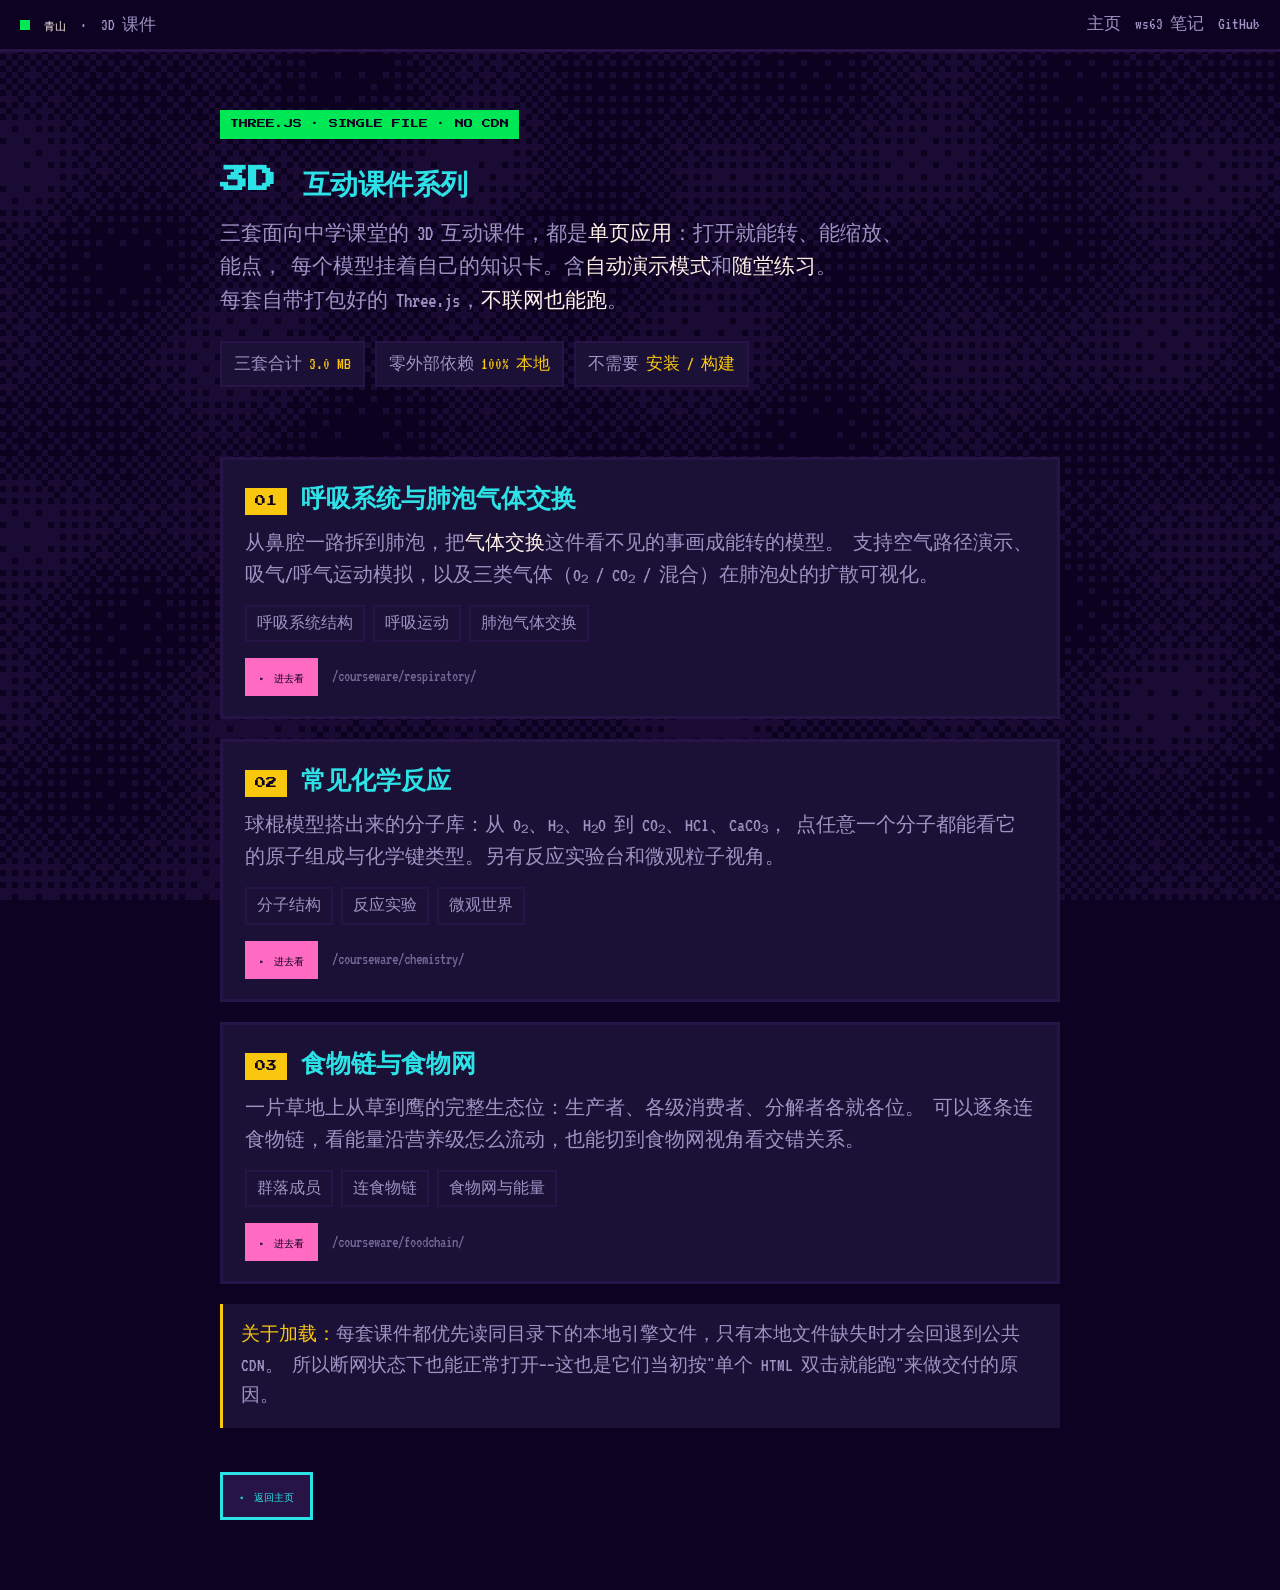
<file: courseware/index.html>
<!DOCTYPE html>
<html lang="zh-CN">
<head>
<meta charset="UTF-8">
<meta name="viewport" content="width=device-width, initial-scale=1.0">
<title>3D 互动课件系列</title>
<meta name="description" content="三套单文件 3D 互动课件：呼吸系统与气体交换、常见化学反应、食物链与食物网。Three.js 渲染，含自动演示与随堂练习，自带引擎离线可跑。">
<link rel="icon" href="../assets/avatar.png">
<link rel="preconnect" href="https://fonts.googleapis.com">
<link rel="preconnect" href="https://fonts.gstatic.com" crossorigin>
<link href="https://fonts.googleapis.com/css2?family=Press+Start+2P&family=VT323&display=swap" rel="stylesheet">
<style>
  :root {
    --c0:#0d0221; --c1:#1b1035; --c2:#261447; --c3:#ff6ac2; --c4:#2de2e6;
    --c5:#f9c80e; --c6:#fff1e8; --c7:#9d94c4; --c8:#ff004d; --c9:#29adff; --ca:#00e756;
    --px:3px;
  }
  * { margin:0; padding:0; box-sizing:border-box; }
  html { scroll-behavior: smooth; }
  @media (prefers-reduced-motion: reduce) { html { scroll-behavior: auto; } }

  body {
    background: var(--c0); color: var(--c6);
    font-family: "VT323", "Courier New", ui-monospace, "Microsoft YaHei", "PingFang SC", monospace;
    font-size: 20px; line-height: 1.6;
  }
  canvas, img { image-rendering: pixelated; image-rendering: crisp-edges; }
  #wash { position: fixed; inset: 0; width: 100%; height: 100%; z-index: 0; pointer-events: none; opacity: .5; }
  .wrap { position: relative; z-index: 1; }
  section { max-width: 880px; margin: 0 auto; padding: 0 20px; }

  .topbar {
    position: sticky; top: 0; z-index: 10;
    background: var(--c0); border-bottom: var(--px) solid var(--c2);
    display: flex; align-items: center; gap: 14px; flex-wrap: wrap;
    padding: 10px 20px; font-size: 17px; color: var(--c7);
  }
  .topbar .dot { width: 10px; height: 10px; background: var(--ca); display: inline-block; }
  .topbar .name { color: var(--c6); font-family: "Press Start 2P", monospace; font-size: 11px; }
  .topbar .sp { flex: 1; }
  .topbar a { color: var(--c7); text-decoration: none; border-bottom: 2px solid transparent; }
  .topbar a:hover { color: var(--c4); border-color: var(--c4); }

  header { max-width: 880px; margin: 0 auto; padding: 54px 20px 30px; }
  .kicker {
    display: inline-block; font-family: "Press Start 2P", monospace; font-size: 9px;
    color: var(--c0); background: var(--ca); padding: 7px 10px; margin-bottom: 20px; line-height: 1.6;
  }
  h1 {
    font-family: "Press Start 2P", monospace;
    font-size: clamp(18px, 4.4vw, 28px); line-height: 1.5; color: var(--c4);
    margin-bottom: 16px; letter-spacing: -.5px;
  }
  .lede { font-size: 21px; color: var(--c7); max-width: 700px; }
  .lede b { color: var(--c6); font-weight: normal; }

  .facts { display: flex; flex-wrap: wrap; gap: 10px; margin-top: 24px; }
  .fact { border: 2px solid var(--c2); background: var(--c1); padding: 7px 12px; font-size: 17px; color: var(--c7); }
  .fact b { color: var(--c5); font-weight: normal; }

  .list { padding-top: 40px; }
  .cw {
    display: block; text-decoration: none; color: inherit;
    border: var(--px) solid var(--c2); background: var(--c1);
    margin-bottom: 20px; padding: 22px 22px 20px;
    transition: border-color .12s, transform .12s;
  }
  .cw:hover { border-color: var(--c4); }
  .cw:active { transform: translate(2px, 2px); }
  .cw-top { display: flex; align-items: baseline; gap: 14px; flex-wrap: wrap; margin-bottom: 10px; }
  .cw-no { font-family: "Press Start 2P", monospace; font-size: 11px; color: var(--c0); background: var(--c5); padding: 8px 10px; line-height: 1; flex: 0 0 auto; }
  .cw h2 { font-family: "VT323", "Microsoft YaHei", "PingFang SC", monospace; font-size: 25px; color: var(--c4); line-height: 1.4; }
  .cw p { color: var(--c7); margin-bottom: 14px; }
  .cw p b { color: var(--c6); font-weight: normal; }
  .scenes { display: flex; flex-wrap: wrap; gap: 8px; margin-bottom: 16px; }
  .scene { font-size: 16px; color: var(--c7); border: 2px solid var(--c2); padding: 4px 10px; }
  .cw-foot { display: flex; align-items: center; gap: 14px; flex-wrap: wrap; }
  .go { font-family: "Press Start 2P", monospace; font-size: 10px; background: var(--c3); color: var(--c0); padding: 11px 14px; }
  .cw:hover .go { background: var(--c4); }
  .path { font-size: 16px; color: #6f6a97; }

  .note { border-left: var(--px) solid var(--c5); background: var(--c1); padding: 16px 18px; margin-top: 12px; color: var(--c7); font-size: 19px; }
  .note b { color: var(--c5); font-weight: normal; }

  footer { max-width: 880px; margin: 0 auto; padding: 44px 20px 70px; color: var(--c7); font-size: 18px; }
  .back {
    display: inline-block; font-family: "Press Start 2P", monospace; font-size: 10px;
    background: var(--c2); color: var(--c4); padding: 13px 16px; text-decoration: none;
    border: var(--px) solid var(--c4);
  }
  .back:hover { background: var(--c4); color: var(--c0); }
</style>
</head>
<body>
<canvas id="wash" aria-hidden="true"></canvas>
<div class="wrap">

  <div class="topbar">
    <span class="dot"></span>
    <span class="name">青山</span>
    <span>·</span>
    <span>3D 课件</span>
    <span class="sp"></span>
    <a href="../">主页</a>
    <a href="../notes/ws63.html">ws63 笔记</a>
    <a href="https://github.com/zyzyzy747" target="_blank" rel="noopener">GitHub</a>
  </div>

  <header>
    <span class="kicker">THREE.JS · SINGLE FILE · NO CDN</span>
    <h1>3D 互动课件系列</h1>
    <p class="lede">
      三套面向中学课堂的 3D 互动课件，都是<b>单页应用</b>：打开就能转、能缩放、能点，
      每个模型挂着自己的知识卡。含<b>自动演示模式</b>和<b>随堂练习</b>。<br>
      每套自带打包好的 Three.js，<b>不联网也能跑</b>。
    </p>
    <div class="facts">
      <span class="fact">三套合计 <b>3.0 MB</b></span>
      <span class="fact">零外部依赖 <b>100% 本地</b></span>
      <span class="fact">不需要 <b>安装 / 构建</b></span>
    </div>
  </header>

  <section class="list">

    <a class="cw" href="respiratory/">
      <div class="cw-top">
        <span class="cw-no">01</span>
        <h2>呼吸系统与肺泡气体交换</h2>
      </div>
      <p>
        从鼻腔一路拆到肺泡，把<b>气体交换</b>这件看不见的事画成能转的模型。
        支持空气路径演示、吸气/呼气运动模拟，以及三类气体（O₂ / CO₂ / 混合）在肺泡处的扩散可视化。
      </p>
      <div class="scenes">
        <span class="scene">呼吸系统结构</span>
        <span class="scene">呼吸运动</span>
        <span class="scene">肺泡气体交换</span>
      </div>
      <div class="cw-foot">
        <span class="go">▸ 进去看</span>
        <span class="path">/courseware/respiratory/</span>
      </div>
    </a>

    <a class="cw" href="chemistry/">
      <div class="cw-top">
        <span class="cw-no">02</span>
        <h2>常见化学反应</h2>
      </div>
      <p>
        球棍模型搭出来的分子库：从 O₂、H₂、H₂O 到 CO₂、HCl、CaCO₃，
        点任意一个分子都能看它的原子组成与化学键类型。另有反应实验台和微观粒子视角。
      </p>
      <div class="scenes">
        <span class="scene">分子结构</span>
        <span class="scene">反应实验</span>
        <span class="scene">微观世界</span>
      </div>
      <div class="cw-foot">
        <span class="go">▸ 进去看</span>
        <span class="path">/courseware/chemistry/</span>
      </div>
    </a>

    <a class="cw" href="foodchain/">
      <div class="cw-top">
        <span class="cw-no">03</span>
        <h2>食物链与食物网</h2>
      </div>
      <p>
        一片草地上从草到鹰的完整生态位：生产者、各级消费者、分解者各就各位。
        可以逐条连食物链，看能量沿营养级怎么流动，也能切到食物网视角看交错关系。
      </p>
      <div class="scenes">
        <span class="scene">群落成员</span>
        <span class="scene">连食物链</span>
        <span class="scene">食物网与能量</span>
      </div>
      <div class="cw-foot">
        <span class="go">▸ 进去看</span>
        <span class="path">/courseware/foodchain/</span>
      </div>
    </a>

    <div class="note">
      <b>关于加载：</b>每套课件都优先读同目录下的本地引擎文件，只有本地文件缺失时才会回退到公共 CDN。
      所以断网状态下也能正常打开——这也是它们当初按"单个 HTML 双击就能跑"来做交付的原因。
    </div>

  </section>

  <footer>
    <a class="back" href="../">◂ 返回主页</a>
  </footer>

</div>

<script>
(function () {
  var cv = document.getElementById('wash');
  if (!cv) return;
  var ctx = cv.getContext('2d');
  var BAYER = [[0,8,2,10],[12,4,14,6],[3,11,1,9],[15,7,13,5]];
  var W = 0, H = 0, t = 0, raf = null;
  var reduce = window.matchMedia && window.matchMedia('(prefers-reduced-motion: reduce)').matches;

  function resize() {
    W = Math.max(1, Math.ceil(window.innerWidth / 6));
    H = Math.max(1, Math.ceil(window.innerHeight / 6));
    cv.width = W; cv.height = H;
  }
  resize();
  window.addEventListener('resize', resize);

  function draw() {
    var img = ctx.createImageData(W, H);
    var d = img.data;
    for (var y = 0; y < H; y++) {
      for (var x = 0; x < W; x++) {
        var i = (y * W + x) * 4;
        var v = Math.sin(x * 0.16 + t) + Math.sin(y * 0.21 + t * 1.3) + Math.sin((x + y) * 0.09 - t * 0.7);
        var nv = (v + 3) / 6;
        var th = (BAYER[y & 3][x & 3] + 0.5) / 16;
        if (nv > th) { d[i] = 0x26; d[i+1] = 0x14; d[i+2] = 0x47; d[i+3] = 255; }
        else { d[i] = 0x0d; d[i+1] = 0x02; d[i+2] = 0x21; d[i+3] = 255; }
      }
    }
    ctx.putImageData(img, 0, 0);
  }

  function loop() { t += 0.022; draw(); raf = requestAnimationFrame(loop); }
  draw();
  if (!reduce) loop();
  document.addEventListener('visibilitychange', function () {
    if (document.hidden) { if (raf) { cancelAnimationFrame(raf); raf = null; } }
    else if (!reduce && !raf) loop();
  });
})();
</script>
</body>
</html>
</file>
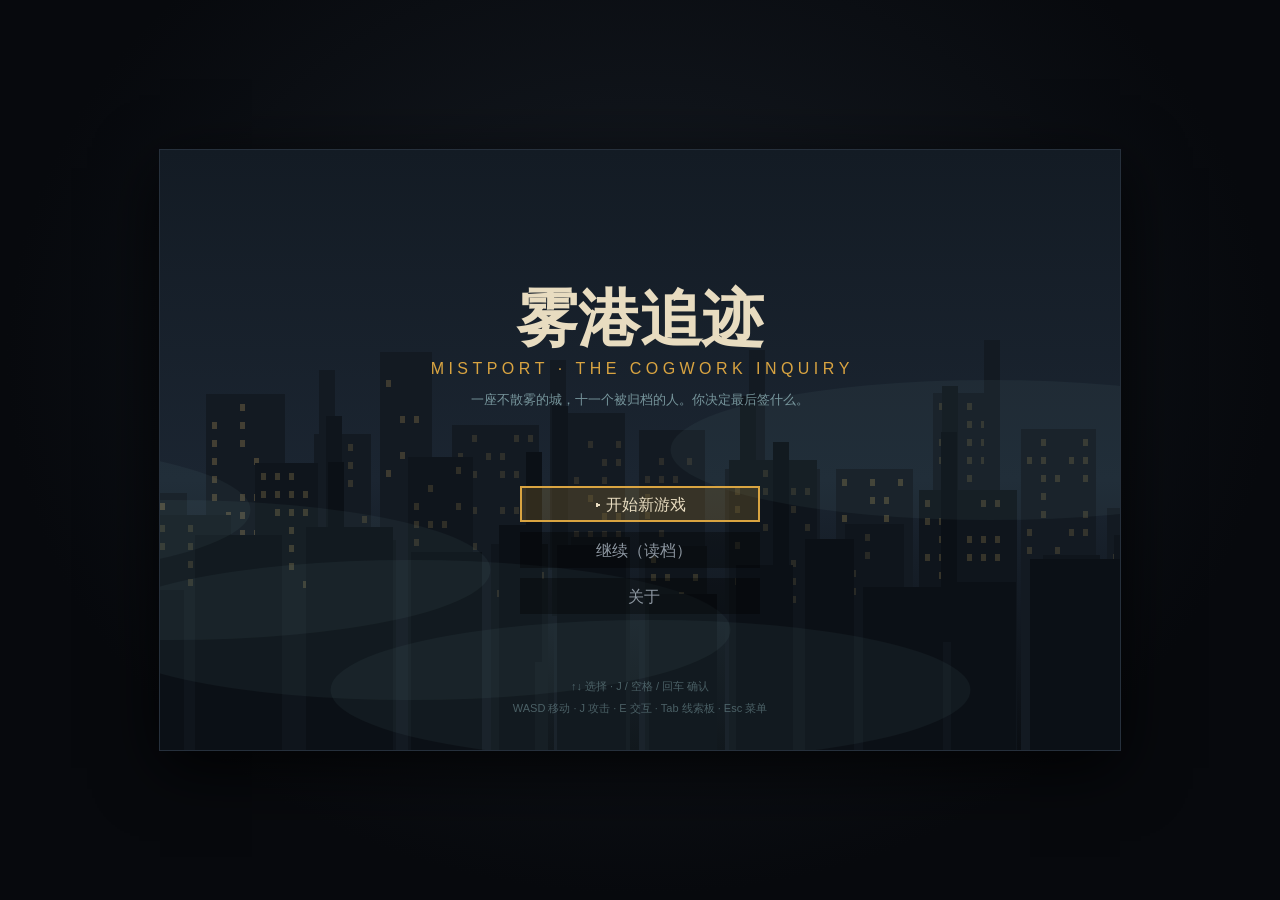
<file: arcade/mistport/index.html>
<!DOCTYPE html>
<html lang="zh-CN">
<head>
<meta charset="utf-8">
<meta name="viewport" content="width=device-width,initial-scale=1">
<title>雾港追迹 · Mistport</title>
<style>
  :root { --ink:#0c0f14; --fog:#8fb3b8; --brass:#d9a441; }
  * { box-sizing: border-box; }
  html,body { margin:0; padding:0; height:100%; background:var(--ink); overflow:hidden;
    font-family: "Noto Sans SC","Microsoft YaHei",system-ui,sans-serif; color:var(--fog); }
  #wrap { position:fixed; inset:0; display:flex; align-items:center; justify-content:center;
    background: radial-gradient(ellipse at 50% 40%, #161c24 0%, #07090d 70%); }
  canvas#screen { display:block; image-rendering: pixelated; background:#0b0e13;
    box-shadow: 0 0 0 1px #26303c, 0 18px 60px rgba(0,0,0,.8); }
  #boot { position:fixed; inset:0; display:flex; flex-direction:column; gap:10px;
    align-items:center; justify-content:center; background:#07090d; z-index:9; }
  #boot b { color:var(--brass); letter-spacing:.3em; font-size:15px; }
  #boot small { opacity:.55; font-size:12px; }
  #boot.err { color:#e07a5f; }
  #boot pre { max-width:80vw; max-height:50vh; overflow:auto; font-size:11px; color:#e07a5f; white-space:pre-wrap; }
</style>
</head>
<body>
<div id="wrap"><canvas id="screen" width="960" height="600"></canvas></div>
<div id="boot"><b>雾港追迹</b><small>正在铸造像素…</small></div>

<script>
  /* 外部素材开关：默认关闭（游戏全部美术由 src/art.js 程序化生成，零外部依赖）。
     想用 assets/ 下自己放的图，把下面改成 true 即可，命名对照见 assets/README.md。 */
  window.MISTPORT_USE_EXTERNAL_ASSETS = false;
</script>
<script src="src/util.js"></script>
<script src="src/artslots.js"></script>
<script src="src/art.js"></script>
<script src="src/audio.js"></script>
<script src="src/input.js"></script>
<script src="src/maps.js"></script>
<script src="src/story.js"></script>
<script src="src/world.js"></script>
<script src="src/entity.js"></script>
<script src="src/stealth.js"></script>
<script src="src/casino.js"></script>
<script src="src/ui.js"></script>
<script src="src/save.js"></script>
<script src="src/game.js"></script>
<script>
  window.addEventListener("error", function (e) {
    var b = document.getElementById("boot");
    b.className = "err";
    b.innerHTML = "<b>启动失败</b><pre>" + (e.error && e.error.stack ? e.error.stack : e.message) + "</pre>";
  });
  window.addEventListener("load", function () {
    try {
      MP.game.boot(document.getElementById("screen"));
      document.getElementById("boot").style.display = "none";
    } catch (err) {
      var b = document.getElementById("boot");
      b.className = "err";
      b.innerHTML = "<b>启动失败</b><pre>" + (err && err.stack ? err.stack : err) + "</pre>";
      throw err;
    }
  });
</script>
</body>
</html>
</file>
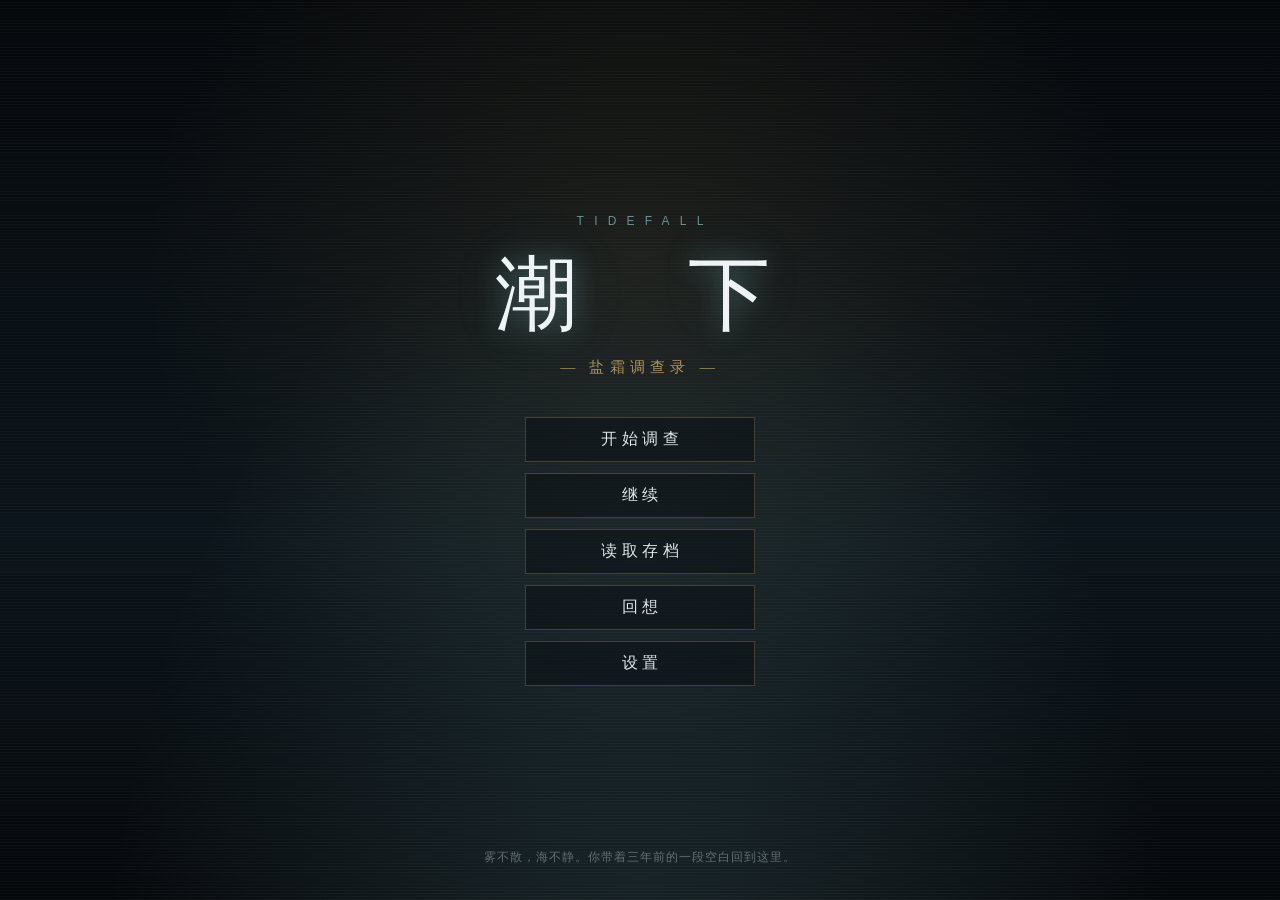
<file: arcade/tidefall/index.html>
<!DOCTYPE html>
<html lang="zh-CN">
<head>
<meta charset="UTF-8">
<meta name="viewport" content="width=device-width, initial-scale=1.0">
<title>潮下 · 盐霜调查录</title>
<link rel="icon" href="data:,">
<link rel="stylesheet" href="src/css/style.css">
</head>
<body>

<div id="app">

  <!-- ===================== 标题画面 ===================== -->
  <section id="title" class="screen active">
    <div class="title-bg"></div>
    <div class="title-inner">
      <div class="title-sub">TIDEFALL</div>
      <h1 class="title-main">潮　下</h1>
      <div class="title-sub2">— 盐霜调查录 —</div>
      <nav class="title-menu">
        <button data-act="new">开始调查</button>
        <button data-act="continue">继续</button>
        <button data-act="load">读取存档</button>
        <button data-act="gallery">回想</button>
        <button data-act="settings">设置</button>
      </nav>
      <div class="title-foot">雾不散，海不静。你带着三年前的一段空白回到这里。</div>
    </div>
  </section>

  <!-- ===================== 游戏主画面 ===================== -->
  <section id="stage" class="screen">
    <div id="viewport">
      <img id="bg-img" alt="">
      <div id="bg-mask"></div>

      <div id="char-layer"></div>

      <div id="cg-layer"><img id="cg-img" alt=""></div>

      <!-- 顶部 HUD -->
      <div id="hud">
        <div id="res-meter" title="共鸣度：共感会用它换走你的记忆">
          <span class="res-label">共鸣</span>
          <div class="res-bar"><div id="res-fill"></div></div>
          <span id="res-num">0</span>
        </div>
        <div id="hud-btns">
          <button data-act="backlog" title="历史 (H)">历</button>
          <button data-act="auto"    title="自动 (A)">自</button>
          <button data-act="skip"    title="跳过已读 (Ctrl)">跳</button>
          <button data-act="qsave"   title="快速存档 (F5)">存</button>
          <button data-act="qload"   title="快速读档 (F9)">读</button>
          <button data-act="save"    title="存档">档</button>
          <button data-act="settings" title="设置">设</button>
          <button data-act="title"   title="返回标题">×</button>
        </div>
      </div>

      <!-- 提示：点击继续 -->
      <div id="next-hint">▼</div>

      <!-- 对话框 -->
      <div id="textbox">
        <div id="speaker"><span id="speaker-name"></span></div>
        <div id="message"></div>
      </div>

      <!-- 选项 -->
      <div id="choices"></div>

      <!-- 场景标题 -->
      <div id="chapter-card"><div id="chapter-title"></div><div id="chapter-sub"></div></div>
    </div>
  </section>

  <!-- ===================== 覆盖层 ===================== -->
  <div id="overlay" class="hidden">
    <div id="overlay-panel"></div>
  </div>

  <!-- 全屏特效 -->
  <div id="fx-flash"></div>

</div>

<script src="assets/manifest.js"></script>
<script src="src/js/script.js"></script>
<script src="src/js/save.js"></script>
<script src="src/js/engine.js"></script>
<script src="src/js/ui.js"></script>
</body>
</html>
</file>
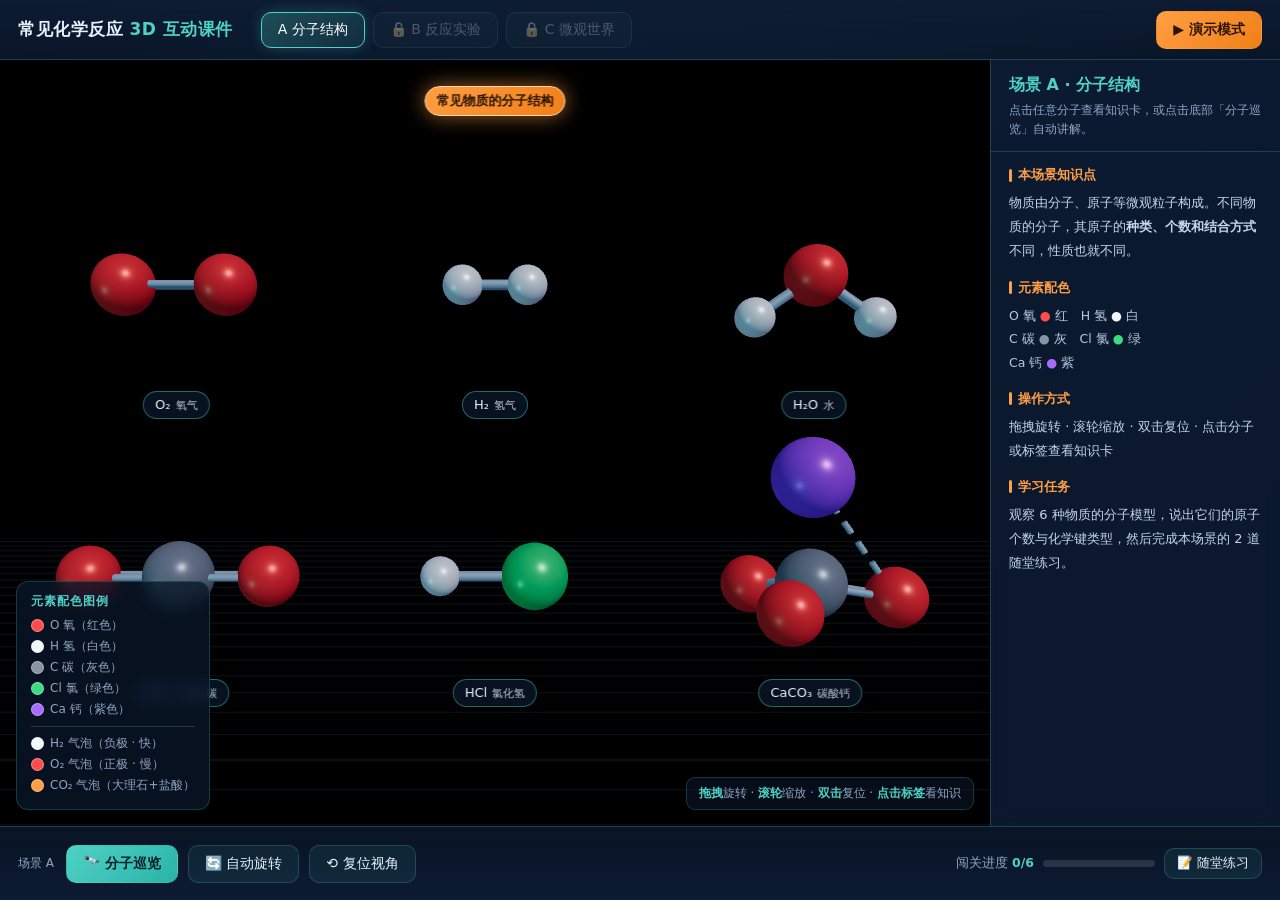
<file: courseware/chemistry/index.html>
<!DOCTYPE html>
<html lang="zh-CN" data-page-node-id="KEPpWuJBBqZfpIK7isTpie">
<head data-page-node-id="ghrKvbDLm5zx2lnw8GGcWH">
<meta charset="UTF-8" data-page-node-id="DCdJE375xatlbMOo3RSWgN" />
<meta name="viewport" content="width=device-width, initial-scale=1.0" data-page-node-id="KUbHAF0w8x7PGIoZF7X4S0" />
<title>氧气·氢气·碳酸钙与盐酸 —— 常见化学反应 3D 互动课件</title>

<!-- =====================================================================
     importmap：ES Module 方式引入 three.js r160.1（unpkg CDN）
     说明：本文件内联的引导脚本会优先使用同目录 libs/three.bundle.js（离线包），
           只有在离线包缺失时才走下面的 CDN 路径，实现"双击即可运行"双保险。
     ===================================================================== -->
<script type="importmap">
{
  "imports": {
    "three": "https://unpkg.com/three@0.160.1/build/three.module.js",
    "three/addons/": "https://unpkg.com/three@0.160.1/examples/jsm/"
  }
}
</script>

<style>
/* =====================================================================
   ===== 全局样式：深色科技风 =====
   ===================================================================== */
:root{
  --bg:#0a1628;          /* 深色科技风底 */
  --bg2:#0d1c33;
  --panel:rgba(13,28,51,.82);
  --line:rgba(79,209,197,.22);
  --cyan:#4fd1c5;        /* 主色 青蓝 */
  --orange:#ff9f43;      /* 高亮 橙 */
  --txt:#e6f1ff;
  --dim:#8fa6c4;
  --ok:#3ddc84;
  --err:#ff5d6c;
  /* 元素配色（与 3D 场景保持一致） */
  --el-O:#ff4d4d; --el-H:#f2f6ff; --el-C:#8a93a6; --el-Cl:#3ddc84; --el-Ca:#a96bff;
}
*{box-sizing:border-box;margin:0;padding:0}
html,body{height:100%}
body{
  background:radial-gradient(1200px 700px at 50% -10%, #123154 0%, var(--bg) 55%, #060e1c 100%);
  color:var(--txt);
  font-family:"Microsoft YaHei UI","Microsoft YaHei","PingFang SC","Hiragino Sans GB","Source Han Sans SC","Noto Sans CJK SC",system-ui,-apple-system,"Segoe UI",sans-serif;
  overflow:hidden;
  user-select:none;
  -webkit-font-smoothing:antialiased;
}
#app{display:flex;flex-direction:column;height:100vh;width:100vw}

/* ===================== 顶部栏 ===================== */
#topbar{
  height:60px;flex:0 0 60px;display:flex;align-items:center;gap:16px;
  padding:0 18px;background:linear-gradient(180deg,rgba(13,28,51,.95),rgba(10,22,40,.75));
  border-bottom:1px solid var(--line);z-index:20;
}
.brand{display:flex;align-items:baseline;gap:10px;white-space:nowrap}
.brand .t1{font-size:17px;font-weight:700;letter-spacing:.5px}
.brand .t1 em{font-style:normal;color:var(--cyan)}
.brand .t2{font-size:12px;color:var(--dim)}
.tabs{display:flex;gap:8px;margin-left:12px}
.tab{
  padding:8px 16px;border-radius:10px;font-size:14px;cursor:pointer;
  background:rgba(79,209,197,.07);border:1px solid var(--line);color:var(--dim);
  transition:all .22s ease;white-space:nowrap;
}
.tab:hover{color:var(--txt);border-color:rgba(79,209,197,.5)}
.tab.active{background:linear-gradient(135deg,rgba(79,209,197,.28),rgba(79,209,197,.10));color:#fff;border-color:var(--cyan);box-shadow:0 0 14px rgba(79,209,197,.25)}
.tab.locked{opacity:.45;cursor:not-allowed;filter:grayscale(.6)}
.top-actions{margin-left:auto;display:flex;gap:10px;align-items:center}

/* ===================== 通用按钮 ===================== */
.btn{
  padding:9px 16px;border-radius:10px;font-size:14px;cursor:pointer;
  background:rgba(79,209,197,.08);border:1px solid var(--line);color:var(--txt);
  transition:all .2s ease;white-space:nowrap;font-family:inherit;
}
.btn:hover{background:rgba(79,209,197,.18);border-color:var(--cyan);transform:translateY(-1px)}
.btn:active{transform:translateY(0)}
.btn.primary{background:linear-gradient(135deg,var(--cyan),#2bb3a8);color:#062028;border-color:transparent;font-weight:700}
.btn.primary:hover{box-shadow:0 6px 18px rgba(79,209,197,.35)}
.btn.warn{background:linear-gradient(135deg,var(--orange),#f07f18);color:#2a1400;border-color:transparent;font-weight:700}
.btn.warn:hover{box-shadow:0 6px 18px rgba(255,159,67,.35)}
.btn.on{background:rgba(255,159,67,.22);border-color:var(--orange);color:#ffd7a8}
.btn:disabled{opacity:.4;cursor:not-allowed;transform:none}

/* ===================== 主体 ===================== */
#main{flex:1;display:flex;min-height:0;position:relative}
#viewport{flex:1;position:relative;overflow:hidden}
#viewport canvas{display:block;width:100%;height:100%}

/* 3D 标签层：屏幕投影 HTML */
#labelLayer{position:absolute;inset:0;pointer-events:none;overflow:hidden;z-index:5}
.tag3d{
  position:absolute;transform:translate(-50%,-50%);pointer-events:auto;cursor:pointer;
  padding:5px 11px;border-radius:20px;font-size:13px;white-space:nowrap;
  background:rgba(10,22,40,.78);border:1px solid rgba(79,209,197,.45);color:var(--txt);
  backdrop-filter:blur(6px);transition:all .2s ease;box-shadow:0 3px 12px rgba(0,0,0,.35);
}
.tag3d:hover{background:rgba(79,209,197,.25);transform:translate(-50%,-50%) scale(1.08)}
.tag3d.hl{
  background:linear-gradient(135deg,var(--orange),#f07f18);color:#2a1400;
  border-color:#ffd7a8;font-weight:700;box-shadow:0 0 20px rgba(255,159,67,.6);
}
.tag3d.product{
  background:linear-gradient(135deg,rgba(61,220,132,.9),rgba(79,209,197,.85));
  color:#05231a;border-color:#bff5d8;font-weight:700;box-shadow:0 0 18px rgba(61,220,132,.45);
}
.tag3d .sub{font-size:11px;opacity:.8;margin-left:5px}
.tag3d.hidden{opacity:0;pointer-events:none}

/* 状态胶囊（录屏一眼看懂） */
#capsule{
  position:absolute;top:16px;left:50%;transform:translateX(-50%);z-index:8;
  padding:10px 26px;border-radius:26px;font-size:19px;font-weight:700;letter-spacing:1px;
  background:rgba(10,22,40,.88);border:1px solid var(--cyan);color:var(--cyan);
  box-shadow:0 6px 26px rgba(0,0,0,.45);opacity:0;transition:opacity .35s ease;white-space:nowrap;
  max-width:80%;text-align:center;
}
#capsule.show{opacity:1}
#capsule.hot{border-color:var(--orange);color:var(--orange)}

/* 左下元素图例 */
#legend{
  position:absolute;left:16px;bottom:16px;z-index:7;padding:11px 14px;border-radius:12px;
  background:rgba(10,22,40,.78);border:1px solid var(--line);backdrop-filter:blur(8px);
  font-size:12px;color:var(--dim);max-width:230px;
}
#legend h4{font-size:12px;color:var(--cyan);margin-bottom:7px;font-weight:700;letter-spacing:1px}
#legend .row{display:flex;align-items:center;gap:6px;margin:4px 0}
#legend .dot{width:13px;height:13px;border-radius:50%;border:1px solid rgba(255,255,255,.35);flex:0 0 auto}
#legend .div{height:1px;background:var(--line);margin:8px 0}

/* 右下操作提示 */
#hint{
  position:absolute;right:16px;bottom:16px;z-index:7;font-size:12px;color:var(--dim);
  background:rgba(10,22,40,.6);padding:7px 12px;border-radius:9px;border:1px solid var(--line);
}
#hint b{color:var(--cyan);font-weight:600}

/* ===================== 右侧知识面板 ===================== */
#panel{
  width:330px;flex:0 0 330px;background:var(--panel);border-left:1px solid var(--line);
  display:flex;flex-direction:column;backdrop-filter:blur(10px);z-index:10;
}
.panel-head{padding:15px 18px 12px;border-bottom:1px solid var(--line)}
.panel-head h2{font-size:16px;color:var(--cyan);font-weight:700}
.panel-head p{font-size:12px;color:var(--dim);margin-top:5px;line-height:1.6}
.panel-body{flex:1;overflow-y:auto;padding:14px 18px 22px}
.panel-body::-webkit-scrollbar{width:7px}
.panel-body::-webkit-scrollbar-thumb{background:rgba(79,209,197,.3);border-radius:4px}
.sec{margin-bottom:15px}
.sec h3{
  font-size:13px;color:var(--orange);margin-bottom:7px;font-weight:700;
  display:flex;align-items:center;gap:6px;
}
.sec h3::before{content:'';width:3px;height:13px;background:var(--orange);border-radius:2px}
.sec p{font-size:13px;line-height:1.85;color:#c5d6ea}
.sec .kv{font-size:12.5px;line-height:1.9;color:#b6c9e0}
.sec .kv b{color:var(--cyan);font-weight:600}
/* 分子知识卡 */
.molcard{border:1px solid var(--line);border-radius:12px;padding:13px 15px;background:rgba(79,209,197,.05)}
.molcard .f{
  font-size:31px;font-weight:800;color:var(--cyan);letter-spacing:2px;margin-bottom:3px;
  text-shadow:0 0 18px rgba(79,209,197,.35);
}
.molcard .n{font-size:13px;color:var(--txt);margin-bottom:8px}
.molcard .d{font-size:12.5px;line-height:1.8;color:#c5d6ea}
/* 方程式 */
.eq{
  border:1px solid var(--line);border-radius:10px;padding:10px 12px;margin-bottom:9px;
  background:rgba(255,159,67,.06);font-size:14px;line-height:1.7;
}
.eq .main{color:var(--txt);font-weight:600;letter-spacing:.5px}
.eq .note{font-size:12px;color:var(--orange);margin-top:4px}
.eq .tip{font-size:12px;color:var(--dim);margin-top:3px}
/* 反应类型卡 */
.rtype{border:1px solid var(--line);border-radius:10px;padding:9px 12px;margin-bottom:8px;background:rgba(79,209,197,.05)}
.rtype .h{font-size:13.5px;color:var(--cyan);font-weight:700;margin-bottom:3px}
.rtype .b{font-size:12px;color:#b6c9e0;line-height:1.7}

/* ===================== 底部按钮条 ===================== */
#bottombar{
  flex:0 0 74px;height:74px;display:flex;align-items:center;gap:10px;padding:0 18px;
  background:linear-gradient(0deg,rgba(13,28,51,.95),rgba(10,22,40,.7));
  border-top:1px solid var(--line);z-index:20;overflow-x:auto;
}
#bottombar::-webkit-scrollbar{height:0}
.toolgroup{display:none;align-items:center;gap:10px}
.toolgroup.active{display:flex}
.toolgroup .glabel{font-size:12px;color:var(--dim);margin-right:2px;white-space:nowrap}
.spacer{flex:1;min-width:6px}
#progressWrap{display:flex;align-items:center;gap:9px;white-space:nowrap;font-size:12.5px;color:var(--dim)}
#progressWrap .bar{width:112px;height:7px;border-radius:4px;background:rgba(255,255,255,.12);overflow:hidden}
#progressWrap .bar i{display:block;height:100%;width:0;background:linear-gradient(90deg,var(--cyan),var(--orange));transition:width .35s ease}
#progressWrap b{color:var(--cyan)}

/* ===================== 选择题弹窗 ===================== */
#quizMask{
  position:fixed;inset:0;background:rgba(4,10,20,.72);backdrop-filter:blur(4px);
  display:none;align-items:center;justify-content:center;z-index:60;
}
#quizMask.show{display:flex}
#quizBox{
  width:560px;max-width:92vw;background:linear-gradient(160deg,#12263f,#0c1a2e);
  border:1px solid var(--cyan);border-radius:16px;padding:22px 24px;
  box-shadow:0 24px 70px rgba(0,0,0,.6);animation:pop .28s ease;
}
@keyframes pop{from{transform:scale(.92);opacity:0}to{transform:scale(1);opacity:1}}
#quizBox .qhead{display:flex;align-items:center;justify-content:space-between;margin-bottom:12px}
#quizBox .qno{font-size:12.5px;color:var(--cyan);letter-spacing:1px}
#quizBox .qclose{font-size:12px;color:var(--dim);cursor:pointer;padding:3px 9px;border:1px solid var(--line);border-radius:7px}
#quizBox .qclose:hover{color:var(--txt);border-color:var(--cyan)}
#quizBox .qtitle{font-size:17px;line-height:1.6;margin-bottom:15px;font-weight:600}
#quizBox .opts{display:flex;flex-direction:column;gap:9px}
.opt{
  padding:12px 15px;border-radius:11px;border:1px solid var(--line);
  background:rgba(79,209,197,.05);cursor:pointer;font-size:14.5px;transition:all .18s ease;
  display:flex;align-items:center;gap:10px;
}
.opt:hover:not(.done){background:rgba(79,209,197,.16);border-color:var(--cyan);transform:translateX(4px)}
.opt .k{
  width:24px;height:24px;flex:0 0 24px;border-radius:50%;border:1px solid var(--line);
  display:flex;align-items:center;justify-content:center;font-size:12.5px;color:var(--dim);
}
.opt.right{background:rgba(61,220,132,.18);border-color:var(--ok)}
.opt.right .k{background:var(--ok);color:#04220f;border-color:var(--ok)}
.opt.wrong{background:rgba(255,93,108,.16);border-color:var(--err)}
.opt.wrong .k{background:var(--err);color:#330009;border-color:var(--err)}
.opt.done{cursor:default}
#quizBox .feedback{margin-top:14px;padding:12px 14px;border-radius:11px;font-size:13.5px;line-height:1.75;display:none}
#quizBox .feedback.ok{display:block;background:rgba(61,220,132,.13);border:1px solid rgba(61,220,132,.5);color:#a9f5c9}
#quizBox .feedback.no{display:block;background:rgba(255,93,108,.12);border:1px solid rgba(255,93,108,.5);color:#ffc0c6}
#quizBox .feedback .lab{font-weight:700;margin-bottom:4px;display:block}
#quizBox .qfoot{margin-top:15px;display:flex;justify-content:flex-end;gap:9px}

/* 通关面板 */
#finishMask{
  position:fixed;inset:0;background:rgba(4,10,20,.74);backdrop-filter:blur(4px);
  display:none;align-items:center;justify-content:center;z-index:66;
}
#finishMask.show{display:flex}
#finishBox{
  width:520px;max-width:92vw;text-align:center;padding:28px 26px;border-radius:16px;
  background:linear-gradient(160deg,#12263f,#0c1a2e);border:1px solid var(--orange);
  box-shadow:0 24px 70px rgba(0,0,0,.6);animation:pop .3s ease;
}
#finishBox .big{font-size:22px;color:var(--cyan);font-weight:800;margin:10px 0 10px}
#finishBox .sub{font-size:13.5px;color:#c5d6ea;line-height:2}

/* ===================== 演示模式 ===================== */
body.demo-mode #topbar,
body.demo-mode #panel,
body.demo-mode #bottombar,
body.demo-mode #legend,
body.demo-mode #hint{opacity:0;pointer-events:none;transition:opacity .4s ease}
#demoTip{
  position:fixed;right:22px;bottom:20px;z-index:70;font-size:13px;color:var(--dim);
  background:rgba(10,22,40,.7);padding:8px 14px;border-radius:20px;border:1px solid var(--line);
  display:none;
}
body.demo-mode #demoTip{display:block}
#summary{
  position:fixed;inset:0;background:#04080f;z-index:65;display:none;
  align-items:center;justify-content:center;flex-direction:column;
  opacity:0;transition:opacity 1.1s ease;
}
#summary.show{display:flex;opacity:1}
#summary .line1{font-size:30px;font-weight:700;letter-spacing:3px;color:var(--cyan);margin-bottom:14px}
#summary .line2{font-size:20px;color:var(--txt);letter-spacing:2px;opacity:.9}

/* ===================== 加载 / 离线提示 ===================== */
#boot{
  position:fixed;inset:0;background:var(--bg);z-index:200;display:flex;
  align-items:center;justify-content:center;flex-direction:column;gap:16px;
}
#boot.hide{display:none}
#boot .sp{
  width:46px;height:46px;border-radius:50%;border:3px solid rgba(79,209,197,.18);
  border-top-color:var(--cyan);animation:spin 1s linear infinite;
}
@keyframes spin{to{transform:rotate(360deg)}}
#boot .msg{font-size:14px;color:var(--dim);text-align:center;line-height:1.9;max-width:520px}
#boot .msg b{color:var(--orange)}
#boot .err{color:var(--err);font-size:13.5px;line-height:1.9;text-align:center;max-width:560px;display:none}
#boot.failed .sp{display:none}
#boot.failed .err{display:block}
#boot.failed .msg{display:none}

@media (max-width:1280px){
  #panel{width:290px;flex-basis:290px}
  .brand .t2{display:none}
}
</style>
</head>

<body data-page-node-id="lgUtOqOhWrTYw9qCMVDGdn">
<div id="app" data-page-node-id="WVmC1sqjycPcuG9C11hZoI">

  <!-- ================= 顶部栏 ================= -->
  <div id="topbar" data-page-node-id="kGROIABG41wCLdEU3CLFnq">
    <div class="brand" data-page-node-id="e8RHg6lN5Bx210M0MrQa6r">
      <div class="t1" data-page-node-id="tqZMwEEzbaLv7fNINz3wQG">常见化学反应 <em data-page-node-id="SbbEmlF6AjNvClGWau3YSx">3D 互动课件</em></div>
      <div class="t2" data-page-node-id="YZVQnXcZPJRU0sPwa4fVDM">氧气 · 氢气 · 碳酸钙与盐酸</div>
    </div>
    <div class="tabs" id="tabs" data-page-node-id="pPpXYC7Kc9jGYWth4t0e1w">
      <div class="tab" data-scene="A" data-page-node-id="OepdfWKmL41rPvtg3eJCmN">A 分子结构</div>
      <div class="tab locked" data-scene="B" data-page-node-id="hd1EbDRk6afMcDZJAoiwgv">🔒 B 反应实验</div>
      <div class="tab locked" data-scene="C" data-page-node-id="G6fdoHngBYfjByyckrdH8r">🔒 C 微观世界</div>
    </div>
    <div class="top-actions" data-page-node-id="og2USkw1wVylR34UG1C3Pg">
      <button class="btn warn" id="btnDemo" data-page-node-id="z8p05MbNo6PNOMbSGhZrNu">▶ 演示模式</button>
    </div>
  </div>

  <!-- ================= 主体 ================= -->
  <div id="main" data-page-node-id="qCTr7Ze0XmxIi0fRx9FqWf">
    <div id="viewport" data-page-node-id="FamO0jn0WXrjJd1ism5D1F">
      <div id="labelLayer" data-page-node-id="Hk3HAmGyQiyMvtUoJvHOSG"></div>
      <div id="capsule" data-page-node-id="Kcg0MFvlH25gBU9KtGis3K"></div>
      <div id="legend" data-page-node-id="AtcwRG70ctBUaUX1C6guad">
        <h4 data-page-node-id="cLh0XJItK7EGrLpr0y7rhf">元素配色图例</h4>
        <div class="row" data-page-node-id="x8HCJxi3ve6j6JGKIGAjlt"><span class="dot" style="background:#ff4d4d" data-page-node-id="Th2TCC3j5MZrQm2NN1dXlf"></span> O 氧（红色）</div>
        <div class="row" data-page-node-id="GrNfDc8RXQ2qJ6xVUv4XAJ"><span class="dot" style="background:#f2f6ff" data-page-node-id="Q27SSdCIpmeaBOa4rumHHq"></span> H 氢（白色）</div>
        <div class="row" data-page-node-id="MsonroYei9qKhViGyymzZM"><span class="dot" style="background:#8a93a6" data-page-node-id="Dy4omtWaKWR1ZjysZG1E6J"></span> C 碳（灰色）</div>
        <div class="row" data-page-node-id="J9oZ45zgWAn3uoycNYMr3L"><span class="dot" style="background:#3ddc84" data-page-node-id="Tz4EIM0PpoZzOwqP48Muu6"></span> Cl 氯（绿色）</div>
        <div class="row" data-page-node-id="0TWdzjIBBOkBYCtaNJEDIH"><span class="dot" style="background:#a96bff" data-page-node-id="yOEeYE1imgNQomVhIez1YI"></span> Ca 钙（紫色）</div>
        <div class="div" data-page-node-id="bADg4oHlDNSeFYBZ242fYj"></div>
        <div class="row" data-page-node-id="zOdrbgKZZoLSrFh12HDDiV"><span class="dot" style="background:#f2f6ff" data-page-node-id="xgpaUSBJ9nwdjoYNFkHZoJ"></span> H₂ 气泡（负极 · 快）</div>
        <div class="row" data-page-node-id="Pnw0j6JGVg4olYwow4X9SK"><span class="dot" style="background:#ff4d4d" data-page-node-id="oDrHj6bZeGgBTupGMMdwEe"></span> O₂ 气泡（正极 · 慢）</div>
        <div class="row" data-page-node-id="84FhBcTYDqmOSE2HLtR2IH"><span class="dot" style="background:#ff9f43" data-page-node-id="mIqZGwCNmOhGfkLyegbtnA"></span> CO₂ 气泡（大理石+盐酸）</div>
      </div>
      <div id="hint" data-page-node-id="yNwEwCqs8uhyUr34rWjIIu"><b data-page-node-id="7MM4DCnmFTlQhhyosZMfhQ">拖拽</b>旋转 · <b data-page-node-id="oiABWlfKueDNSHenCM2ojG">滚轮</b>缩放 · <b data-page-node-id="xboQogAkFDhbxGO9QXMR97">双击</b>复位 · <b data-page-node-id="tTmun8JLAE0FByTlsMjp6B">点击标签</b>看知识</div>
    </div>

    <!-- ================= 右侧知识面板 ================= -->
    <div id="panel" data-page-node-id="UZ62qx51GHlVEzD2wKdvEl">
      <div class="panel-head" data-page-node-id="3MCJ2S4upHdsOtxrhsHHDa">
        <h2 id="panelTitle" data-page-node-id="LfgR1iuGlyjXro3b1GvTmM">场景 A · 常见物质的分子结构</h2>
        <p id="panelSub" data-page-node-id="N4HtK8uZvvYT8fztk2nK2x">点击任意分子查看知识卡，或点击底部「分子巡览」自动讲解。</p>
      </div>
      <div class="panel-body" id="panelBody" data-page-node-id="0XiFUrNodwNZZaSAC4ipY8"></div>
    </div>
  </div>

  <!-- ================= 底部按钮条（按场景分组） ================= -->
  <div id="bottombar" data-page-node-id="pviDnMjTOOG3joxtnWEXM3">
    <!-- ===== 场景A：分子结构 ===== -->
    <div class="toolgroup" data-scene="A" data-page-node-id="cVcXdma71tzGyntwuTvD11">
      <span class="glabel" data-page-node-id="N8Ogk1fzGKg70HVPcjg8tl">场景 A</span>
      <button class="btn primary" id="btnTour" data-page-node-id="ynOj0K1Qq772pk48zIRkCx">🔭 分子巡览</button>
      <button class="btn" id="btnSpin" data-page-node-id="d3CNADTWJglOT36U2t2k6B">🔄 自动旋转</button>
      <button class="btn" id="btnResetA" data-page-node-id="pyBml2jOKVVDpgLz4VHgjF">⟲ 复位视角</button>
    </div>
    <!-- ===== 场景B：反应实验 ===== -->
    <div class="toolgroup" data-scene="B" data-page-node-id="VLQIBIWtPCnDqplfMLHZ1s">
      <span class="glabel" data-page-node-id="gaVWzIBd6tlsMdJVVQ8JA8">场景 B</span>
      <button class="btn primary" id="btnElec" data-page-node-id="H1AERniueILbxb6PCDGLFi">⚡ 通电电解</button>
      <button class="btn warn" id="btnAcid" data-page-node-id="rI9GkFP6Ro8TgaKWZFv1vV">🧪 加入盐酸</button>
      <button class="btn" id="btnResetB" data-page-node-id="JQ9FMHFclGrs70ibX3prY9">⟲ 重置实验</button>
    </div>
    <!-- ===== 场景C：微观世界 ===== -->
    <div class="toolgroup" data-scene="C" data-page-node-id="oZFgHctupXrQPfcZeey4Zt">
      <span class="glabel" data-page-node-id="gJXCj11rbqqrc0gUk2JIfO">场景 C</span>
      <button class="btn primary" id="btnDecomp" data-page-node-id="mi3MUHBC4oE3Sbrxdvr2Uc">💧 分解反应</button>
      <button class="btn warn" id="btnComb" data-page-node-id="sB4GQcX7PdcwN0zFdfj7FZ">🔥 化合反应</button>
      <button class="btn" id="btnDouble" data-page-node-id="nbBiTalfdoQjP2AWb9KjrP">🪨 复分解反应</button>
      <button class="btn" id="btnResetC" data-page-node-id="VdLyL0bKQhZ1KRfsPXRkgE">⟲ 清空重来</button>
    </div>
    <div class="spacer" data-page-node-id="XaaFK5YqrQ5SOL87pmylnM"></div>
    <div id="progressWrap" data-page-node-id="QCQuqnsTXlPbopYXMtY1LL">
      <span data-page-node-id="rdMzQptELy98Sag5GZRx7m">闯关进度 <b id="progText" data-page-node-id="n0MusVJujPAESVecXljwS3">0/6</b></span>
      <span class="bar" data-page-node-id="lw67EM0sbOmjWgll6DXM6A"><i id="progBar" data-page-node-id="lG29pfRlGLHZMJRmefyUdy"></i></span>
      <button class="btn" id="btnQuiz" style="padding:6px 12px;font-size:12.5px" data-page-node-id="R3pbeJFuRA5VEtj0KHxyQy">📝 随堂练习</button>
    </div>
  </div>
</div>

<!-- ================= 选择题弹窗 ================= -->
<div id="quizMask" data-page-node-id="RW828aTFCTVwE9965eLmVU">
  <div id="quizBox" data-page-node-id="WFfkhugCwkUFM9yxgb4nS7">
    <div class="qhead" data-page-node-id="PriQ6uTqh3JXDSejAGAbnv">
      <div class="qno" id="qNo" data-page-node-id="1sGcD1HBDCYB8FDCmt25DY">第 1 题 / 共 6 题</div>
      <div class="qclose" id="qClose" data-page-node-id="zVbDrqt8e0SReBvFiMH2kM">关闭</div>
    </div>
    <div class="qtitle" id="qTitle" data-page-node-id="Ncn3Fb63P12tznNtSs14F5"></div>
    <div class="opts" id="qOpts" data-page-node-id="m7PnJ4g0vJvnWJFn3kVyxd"></div>
    <div class="feedback" id="qFb" data-page-node-id="QWNCCsxAyUOnRNJYMloNhk"><span class="lab" data-page-node-id="E7oQUbhiSaFu2nCIQRYnfp"></span><span class="txt" data-page-node-id="dvShOGTti2HW1cZ1d6FBRg"></span></div>
    <div class="qfoot" id="qFoot" data-page-node-id="xVawf1XGcZVyJWhQ5WR2Fs"></div>
  </div>
</div>

<!-- ================= 通关面板 ================= -->
<div id="finishMask" data-page-node-id="ZcG9CqJrNmM6ks2KYaiqnO">
  <div id="finishBox" data-page-node-id="4AaGQP55pY8bisgjPP5xJU">
    <div style="font-size:46px;line-height:1" data-page-node-id="jg62PVWGLgkvQB25sIVFyv">🎓</div>
    <div class="big" data-page-node-id="LthUaScwznWfS2RF28O2Gc">全部通关！</div>
    <div class="sub" data-page-node-id="0Wavtnqjc3wHtjWDhghSL3">6 道随堂练习全部答对。<br data-page-node-id="iC2TBDrNKKvDF7OVRjklmF">你已经掌握了常见物质的分子结构、两个经典实验<br data-page-node-id="Glo20AXL8BT6tVc7u8slk9">以及三种基本反应类型的微观本质。</div>
    <div style="margin-top:20px" data-page-node-id="y8VmlQwqi7iNzMGAiDmE8L"><button class="btn primary" id="finClose" data-page-node-id="NdqnV8NEpA2stO7T7aKIgx">完成</button></div>
  </div>
</div>

<!-- ================= 演示模式 ================= -->
<div id="demoTip" data-page-node-id="tulXQPwfFARfXSQRDaMMXF">演示中… 点击任意处退出</div>
<div id="summary" data-page-node-id="SBrTUk0XHyYPjJFWxy6ZzX">
  <div class="line1" data-page-node-id="wpE6B1AdMfK38imGFccGID">把抽象的化学反应，</div>
  <div class="line2" data-page-node-id="DGVFxP6eoFkikBvlMMfBgx">变成能看、能点、能提问的互动模型。</div>
</div>

<!-- ================= 加载 / 离线提示 ================= -->
<div id="boot" data-page-node-id="l5x9D0HvvyaE4d3zS8q1Ut">
  <div class="sp" data-page-node-id="D3T8UD4WrUsCMR1M5eHkCG"></div>
  <div class="msg" data-page-node-id="G5B6Zzv2tetidoiCNZBWLE">正在加载 3D 课件引擎…<br  data-page-node-id="q5RtacSQlBqB9iUH7Wc57d"/>首次打开会优先使用本地离线包，其次从 CDN 获取</div>
  <div class="err" data-page-node-id="SkVCmWQKMqjs7QK7TDEO7T">
    <b data-page-node-id="nAp2Mup6f6XW4daSCYkuk4">⚠ 引擎加载失败</b><br  data-page-node-id="wfqWW2Sd79713pogleP0Ib"/>
    本课件需要联网获取 three.js（或本地 <b data-page-node-id="ua90L2MbeDzxjy3QKjLrZA">libs/three.bundle.js</b>）。<br  data-page-node-id="TD0Ilh4F63MVSurSrfu8fS"/>
    请检查网络连接后刷新页面，或把课件文件夹中的 <b data-page-node-id="GrA51Zj2kzPpFtLMWEAWDs">libs</b> 目录保留完整。
  </div>
</div>

<!-- =====================================================================
     ===== 引导层：three.js 双路径加载（本地离线包 → CDN ES Module） =====
     ===================================================================== -->
<script>
(function () {
  var BOOT = document.getElementById('boot');
  var watchdog = setTimeout(function () {
    BOOT.classList.add('failed');
  }, 8000);                                   // 8 秒看门狗

  /** 引擎就绪：调用业务入口 */
  function ready(THREE) {
    clearTimeout(watchdog);
    BOOT.classList.add('hide');
    try {
      window.__CHEM_BOOT(THREE);
    } catch (e) {
      console.error('[课件] 初始化异常：', e);
      BOOT.classList.remove('hide');
      BOOT.classList.add('failed');
      BOOT.querySelector('.err').innerHTML =
        '<b>⚠ 初始化异常</b><br />' + (e && e.message ? e.message : e);
    }
  }

  /** 路径 2：CDN（ES Module + importmap） */
  function loadFromCDN() {
    console.warn('[课件] 本地离线包不可用，改用 CDN 加载 three.js');
    var s = document.createElement('script');
    s.type = 'module';
    s.textContent = [
      "import * as THREE from 'three';",
      "import { OrbitControls } from 'three/addons/controls/OrbitControls.js';",
      "import { GLTFLoader } from 'three/addons/loaders/GLTFLoader.js';",
      "window.THREE = Object.assign(Object.assign({}, THREE),",
      "  { OrbitControls: OrbitControls, GLTFLoader: GLTFLoader });",
      "window.__CHEM_READY(window.THREE);"
    ].join('\n');
    s.onerror = function () { BOOT.classList.add('failed'); };
    document.head.appendChild(s);
  }
  window.__CHEM_READY = ready;

  /** 路径 1：本地离线包 libs/three.bundle.js（经典脚本，file:// 下可用） */
  function loadLocal() {
    var s = document.createElement('script');
    s.src = '../assets/three.bundle.js';
    s.onload = function () {
      if (window.THREE && window.THREE.Scene) ready(window.THREE);
      else loadFromCDN();
    };
    s.onerror = loadFromCDN;
    document.head.appendChild(s);
  }
  loadLocal();
})();
</script>

<script>
/* =====================================================================
   ===== 业务主逻辑 =====
   结构：
     0. 常量与数据表（元素配色 / MOL_DEFS / MOL_INFO / QUIZ）
     1. 引擎初始化（渲染器 / 场景 / 相机 / 控制器 / 灯光）
     2. 通用工具（球棍模型 / 标签 / 补间 / 粒子 / 玻璃器皿）
     3. 场景 A：分子结构
     4. 场景 B：反应实验（电解水 + 大理石与盐酸）
     5. 场景 C：微观世界（分解 / 化合 / 复分解）
     6. 随堂选择题闯关 + 解锁机制
     7. 演示模式（25s 时间轴）
     8. 启动
   ===================================================================== */
window.__CHEM_BOOT = function (THREE) {
'use strict';

/* =====================================================================
   ===== 0. 常量与数据表（化学老师可直接修改这里） =====
   ===================================================================== */

/** 元素配色与半径（与页面左下角图例一一对应） */
const ELEMENTS = {
  O : { cn:'氧', color:0xff4d4d, r:0.40, emissive:0x4a1010 },  // 红
  H : { cn:'氢', color:0xf2f6ff, r:0.26, emissive:0x2b3550 },  // 白
  C : { cn:'碳', color:0x8a93a6, r:0.46, emissive:0x1e222b },  // 灰
  Cl: { cn:'氯', color:0x3ddc84, r:0.44, emissive:0x0d3520 },  // 绿
  Ca: { cn:'钙', color:0xa96bff, r:0.53, emissive:0x2c0d52 },  // 紫
};

/** 分子定义表 MOL_DEFS（场景 A）
 *  atoms : [{el:'O', p:[x,y,z]}]
 *  bonds : [[i, j, 键级]]  键级 1=单键 2=双键 3=三键 0=离子键(虚线)
 */
const MOL_DEFS = [
  { key:'O2', formula:'O₂', name:'氧气',
    atoms:[{el:'O',p:[-0.66,0,0]},{el:'O',p:[0.66,0,0]}],
    bonds:[[0,1,2]] },

  { key:'H2', formula:'H₂', name:'氢气',
    atoms:[{el:'H',p:[-0.42,0,0]},{el:'H',p:[0.42,0,0]}],
    bonds:[[0,1,1]] },

  { key:'H2O', formula:'H₂O', name:'水',
    atoms:[{el:'O',p:[0,0.12,0]},{el:'H',p:[0.78,-0.42,0]},{el:'H',p:[-0.78,-0.42,0]}],
    bonds:[[0,1,1],[0,2,1]] },

  { key:'CO2', formula:'CO₂', name:'二氧化碳',
    atoms:[{el:'C',p:[0,0,0]},{el:'O',p:[1.18,0,0]},{el:'O',p:[-1.18,0,0]}],
    bonds:[[0,1,2],[0,2,2]] },

  { key:'HCl', formula:'HCl', name:'氯化氢',
    atoms:[{el:'H',p:[-0.72,0,0]},{el:'Cl',p:[0.52,0,0]}],
    bonds:[[0,1,1]] },

  { key:'CaCO3', formula:'CaCO₃', name:'碳酸钙',
    atoms:[{el:'Ca',p:[0,1.30,0]},{el:'C',p:[0,-0.10,0]},
           {el:'O',p:[1.12,-0.28,0]},{el:'O',p:[-0.56,-0.28,0.97]},{el:'O',p:[-0.56,-0.28,-0.97]}],
    bonds:[[1,2,2],[1,3,1],[1,4,1],[0,2,0]] },
];

/** 分子知识卡文案表 MOL_INFO */
const MOL_INFO = {
  O2:'氧气由两个氧原子构成，化学式 O₂。<br>它是空气中体积分数约 21% 的气体，能支持燃烧和供给呼吸。<br>检验方法：把带火星的木条伸入，木条复燃。',
  H2:'氢气由两个氢原子构成，化学式 H₂。<br>它是密度最小的气体，具有可燃性，燃烧产物只有水，是理想的清洁能源。<br>混有空气时点燃可能爆鸣，点燃前必须验纯。',
  H2O:'一个水分子由 2 个氢原子和 1 个氧原子构成，化学式 H₂O。<br>水分子呈 V 形（键角约 104.5°），属于共价化合物。<br>通电可以分解生成氢气和氧气。',
  CO2:'一个二氧化碳分子由 1 个碳原子和 2 个氧原子构成，化学式 CO₂。<br>分子呈直线形，碳氧之间为双键。<br>能使澄清石灰水变浑浊，这是它的特征检验方法。',
  HCl:'氯化氢由 1 个氢原子和 1 个氯原子构成，化学式 HCl。<br>它的水溶液就是盐酸，属于强酸，能与活泼金属、碳酸盐反应。<br>浓盐酸有挥发性，瓶口会出现白雾。',
  CaCO3:'碳酸钙由钙离子 Ca²⁺ 和碳酸根离子 CO₃²⁻ 构成，化学式 CaCO₃。<br>它是大理石、石灰石的主要成分，难溶于水。<br>与稀盐酸反应会放出二氧化碳气体。',
};

/** 场景 B 的两个方程式（右侧面板常显） */
const EQ_B = {
  elec:{ main:'2H₂O —通电→ 2H₂↑ + O₂↑', note:'口诀：正氧负氢', tip:'负极（H₂）与正极（O₂）气体体积比 ≈ 2 : 1' },
  acid:{ main:'CaCO₃ + 2HCl → CaCl₂ + H₂O + CO₂↑', note:'现象：固体溶解，产生大量气泡',
         tip:'CO₂ + Ca(OH)₂ → CaCO₃↓ + H₂O（石灰水变浑浊）' },
};

/** 场景 C 三个反应：原子级动画数据
 *  atoms : [{el, from:[x,y,z], to:[x,y,z]}]
 *  b1 / b2: 起始键 / 产物键  [[原子下标i, 原子下标j, 键级]]
 *  lab1 / lab2 : 起始标签 / 产物标签  [{t:文本, p:[x,y,z]}]
 */
const RX_DEFS = {
  /* --- 分解反应：2H₂O → 2H₂ + O₂ --- */
  decomp:{
    title:'分解反应 · 电解水', eq:'2H₂O —通电→ 2H₂↑ + O₂↑',
    atoms:[
      {el:'H', from:[-2.45,0.55,0], to:[-2.90,-1.30,0]},
      {el:'O', from:[-1.80,1.10,0], to:[ 2.05,-1.30,0]},
      {el:'H', from:[-1.15,0.55,0], to:[-2.30,-1.30,0]},
      {el:'O', from:[ 1.80,1.10,0], to:[ 2.75,-1.30,0]},
      {el:'H', from:[ 1.15,0.55,0], to:[-0.35,-1.30,0]},
      {el:'H', from:[ 2.45,0.55,0], to:[ 0.35,-1.30,0]},
    ],
    b1:[[0,1,1],[1,2,1],[3,4,1],[3,5,1]],
    b2:[[0,2,1],[4,5,1],[1,3,2]],
    lab1:[{t:'H₂O',p:[-1.80,2.05,0]},{t:'H₂O',p:[1.80,2.05,0]}],
    lab2:[{t:'H₂',p:[-2.60,-2.05,0]},{t:'H₂',p:[0,-2.05,0]},{t:'O₂',p:[2.40,-2.05,0]}],
    flash:'#4fd1c5',
  },
  /* --- 化合反应：2H₂ + O₂ → 2H₂O --- */
  comb:{
    title:'化合反应 · 氢气燃烧', eq:'2H₂ + O₂ —点燃→ 2H₂O',
    atoms:[
      {el:'H', from:[-2.95,1.20,0], to:[-1.95,-1.70,0]},
      {el:'H', from:[-2.25,1.20,0], to:[-0.65,-1.70,0]},
      {el:'H', from:[-0.35,1.20,0], to:[ 0.65,-1.70,0]},
      {el:'H', from:[ 0.35,1.20,0], to:[ 1.95,-1.70,0]},
      {el:'O', from:[ 2.05,1.20,0], to:[-1.30,-1.15,0]},
      {el:'O', from:[ 2.75,1.20,0], to:[ 1.30,-1.15,0]},
    ],
    b1:[[0,1,1],[2,3,1],[4,5,2]],
    b2:[[4,0,1],[4,1,1],[5,2,1],[5,3,1]],
    lab1:[{t:'H₂',p:[-2.60,2.05,0]},{t:'H₂',p:[0,2.05,0]},{t:'O₂',p:[2.40,2.05,0]}],
    lab2:[{t:'H₂O',p:[-1.30,-2.35,0]},{t:'H₂O',p:[1.30,-2.35,0]}],
    flash:'#ff9f43',
  },
  /* --- 复分解反应：CaCO₃ + 2HCl → CaCl₂ + H₂O + CO₂↑ --- */
  dbl:{
    title:'复分解反应 · 碳酸钙与盐酸', eq:'CaCO₃ + 2HCl → CaCl₂ + H₂O + CO₂↑',
    atoms:[
      {el:'Ca',from:[-2.80, 1.75, 0.00], to:[-3.00,-1.50,0]},
      {el:'C', from:[-2.80, 0.55, 0.00], to:[ 3.10,-1.50,0]},
      {el:'O', from:[-3.75, 0.35, 0.00], to:[ 2.65,-1.50,0]},
      {el:'O', from:[-2.35, 0.35, 0.95], to:[ 0.20,-1.15,0]},
      {el:'O', from:[-2.35, 0.35,-0.95], to:[ 3.55,-1.50,0]},
      {el:'H', from:[ 0.85, 1.50, 0.60], to:[-0.35,-1.85,0]},
      {el:'Cl',from:[ 1.65, 1.50, 0.60], to:[-3.75,-1.50,0]},
      {el:'H', from:[ 0.85, 0.40,-0.60], to:[ 0.75,-1.85,0]},
      {el:'Cl',from:[ 1.65, 0.40,-0.60], to:[-2.25,-1.50,0]},
    ],
    b1:[[1,2,2],[1,3,1],[1,4,1],[0,2,0],[5,6,1],[7,8,1]],
    b2:[[0,6,0],[0,8,0],[3,5,1],[3,7,1],[1,2,2],[1,4,2]],
    lab1:[{t:'CaCO₃',p:[-2.80,2.45,0]},{t:'2HCl',p:[1.25,2.20,0]}],
    lab2:[{t:'CaCl₂',p:[-3.00,-2.30,0]},{t:'H₂O',p:[0.20,-2.30,0]},{t:'CO₂',p:[3.10,-2.30,0]}],
    flash:'#a96bff',
    floatProduct:2,          // 第 3 个产物（CO₂）带上浮气泡光晕
    floatAtoms:[1, 2, 4],    // 构成 CO₂ 的原子下标（C 与两个 O），上浮前先隐藏
  },
};

/** 题库 QUIZ：每场景 2 题，共 6 题 */
const QUIZ = [
  /* ===== 场景 A ===== */
  { scene:'A', q:'下列关于氧气（O₂）的说法，正确的是？',
    opts:['氧气能使带火星的木条复燃','氧气是可燃性气体','氧气能使澄清石灰水变浑浊','氧气是无色无味的液体'],
    ans:0, why:'氧气具有助燃性，能使带火星的木条复燃，这是检验氧气的方法。氧气本身不可燃；使石灰水变浑浊是 CO₂ 的性质；常温下氧气是气体。' },
  { scene:'A', q:'一个水分子（H₂O）中含有的原子总数是？',
    opts:['2 个','3 个','4 个','5 个'],
    ans:1, why:'H₂O 由 2 个氢原子和 1 个氧原子构成，共 3 个原子。右下角的数字 2 表示氢原子的个数。' },

  /* ===== 场景 B ===== */
  { scene:'B', q:'电解水实验中，正极与负极产生的气体分别是？',
    opts:['正极 H₂，负极 O₂','正极 O₂，负极 H₂','两极都是 O₂','两极都是 H₂'],
    ans:1, why:'口诀「正氧负氢」：正极产生氧气，负极产生氢气，且氢气与氧气的体积比约为 2 : 1。' },
  { scene:'B', q:'检验二氧化碳气体常用的试剂是？',
    opts:['澄清石灰水','紫色石蕊试液','带火星的木条','肥皂水'],
    ans:0, why:'CO₂ 能使澄清石灰水变浑浊（生成难溶的 CaCO₃ 沉淀），这是二氧化碳的特征检验方法。' },

  /* ===== 场景 C ===== */
  { scene:'C', q:'反应「2H₂O —通电→ 2H₂↑ + O₂↑」属于哪种基本反应类型？',
    opts:['化合反应','分解反应','复分解反应','置换反应'],
    ans:1, why:'分解反应由一种物质生成两种或两种以上其他物质，特征是「一变多」。' },
  { scene:'C', q:'石灰水变浑浊的原因是生成了？',
    opts:['可溶的 CaCl₂','难溶的 CaCO₃ 沉淀','可溶的 Ca(OH)₂','难溶的 CaO'],
    ans:1, why:'CO₂ + Ca(OH)₂ → CaCO₃↓ + H₂O，生成的碳酸钙难溶于水，形成白色沉淀使液体变浑浊。' },
];

/** GLB 扩展口：填入路径后自动加载，失败则回退程序化几何体 */
const GLB_PATHS = { A:'', B:'', C:'' };

/* =====================================================================
   ===== 1. 引擎初始化（单渲染器 + 三场景 + 单相机） =====
   ===================================================================== */
const viewport = document.getElementById('viewport');
const renderer = new THREE.WebGLRenderer({ antialias:true, alpha:false });
renderer.setPixelRatio(Math.min(window.devicePixelRatio || 1, 2));
renderer.setSize(viewport.clientWidth, viewport.clientHeight);
renderer.outputColorSpace = THREE.SRGBColorSpace;
renderer.toneMapping = THREE.ACESFilmicToneMapping;
renderer.toneMappingExposure = 1.06;
viewport.appendChild(renderer.domElement);

const camera = new THREE.PerspectiveCamera(42, viewport.clientWidth / viewport.clientHeight, 0.1, 200);
camera.position.set(0, 0, 13);
const controls = new THREE.OrbitControls(camera, renderer.domElement);
controls.enableDamping = true;
controls.dampingFactor = 0.08;
controls.minDistance = 4;
controls.maxDistance = 30;
controls.autoRotateSpeed = 0.9;
controls.target.set(0, 0, 0);

/** 三个场景共用渲染器，切换只换 Scene 内容 */
const scenes = { A:new THREE.Scene(), B:new THREE.Scene(), C:new THREE.Scene() };
Object.keys(scenes).forEach(function (k) {
  const s = scenes[k];
  s.add(new THREE.AmbientLight(0xbcd4f0, 0.55));
  const key = new THREE.DirectionalLight(0xffffff, 1.15); key.position.set(5, 8, 9); s.add(key);
  const fill = new THREE.DirectionalLight(0x4fd1c5, 0.45); fill.position.set(-7, -3, 5); s.add(fill);
  const rim = new THREE.PointLight(0xff9f43, 0.7, 40); rim.position.set(0, -4, -8); s.add(rim);
  // 地面网格（增强空间感）
  const grid = new THREE.GridHelper(40, 40, 0x1e3a5f, 0x14243d);
  grid.position.y = -4.2; grid.material.transparent = true; grid.material.opacity = 0.5;
  s.add(grid);
});
let currentScene = 'A';

/* =====================================================================
   ===== 2. 通用工具 =====
   ===================================================================== */
const V3 = (x, y, z) => new THREE.Vector3(x, y, z);
const clamp = (v, a, b) => Math.max(a, Math.min(b, v));
const lerp = (a, b, t) => a + (b - a) * t;
/** 缓动：进出平滑 */
const easeInOut = (t) => (t < 0.5 ? 2 * t * t : 1 - Math.pow(-2 * t + 2, 2) / 2);

/** 共享几何体，减少开销 */
const GEO_SPHERE = new THREE.SphereGeometry(1, 28, 20);
const GEO_CYL = new THREE.CylinderGeometry(1, 1, 1, 20);
const GEO_CYL_8 = new THREE.CylinderGeometry(1, 1, 1, 10);

/** 生成一个原子球 */
function makeAtom(el) {
  const E = ELEMENTS[el];
  const m = new THREE.Mesh(GEO_SPHERE, new THREE.MeshStandardMaterial({
    color: E.color, emissive: E.emissive, emissiveIntensity: 0.42,
    roughness: 0.34, metalness: 0.16,
  }));
  m.scale.setScalar(E.r);
  m.userData.el = el;
  return m;
}

/** 生成一根化学键：order 1单 2双 3三 0离子键(虚线) */
function makeBond(a, b, order) {
  const g = new THREE.Group();
  const dir = new THREE.Vector3().subVectors(b, a);
  const len = dir.length();
  const mid = new THREE.Vector3().addVectors(a, b).multiplyScalar(0.5);
  const mat = new THREE.MeshStandardMaterial({
    color: 0xa8bed6, emissive: 0x223349, emissiveIntensity: 0.5,
    roughness: 0.45, metalness: 0.2, transparent: true, opacity: 1,
  });
  const q = new THREE.Quaternion().setFromUnitVectors(V3(0, 1, 0), dir.clone().normalize());

  function stick(offsetVec, radius, height) {
    const m = new THREE.Mesh(GEO_CYL_8, mat);
    m.scale.set(radius, height, radius);
    m.quaternion.copy(q);
    m.position.copy(mid).add(offsetVec);
    return m;
  }
  // 取一个与键方向垂直的向量，用于双/三键的偏移
  const up = Math.abs(dir.y) > 0.9 * len ? V3(1, 0, 0) : V3(0, 1, 0);
  const perp = new THREE.Vector3().crossVectors(dir, up).normalize();

  if (order === 0) {
    // 离子键：虚线（若干小段）
    const seg = 6;
    for (let i = 0; i < seg; i++) {
      const t = (i + 0.5) / seg;
      const p = new THREE.Vector3().lerpVectors(a, b, t);
      const m = new THREE.Mesh(GEO_CYL_8, mat);
      m.scale.set(0.042, len / (seg * 1.9), 0.042);
      m.quaternion.copy(q);
      m.position.copy(p);
      g.add(m);
    }
  } else if (order === 1) {
    g.add(stick(V3(0, 0, 0), 0.07, len));
  } else {
    const n = order, span = 0.1;
    for (let i = 0; i < n; i++) {
      const off = (i - (n - 1) / 2) * span;
      g.add(stick(perp.clone().multiplyScalar(off * 2.2), 0.052, len));
    }
  }
  g.userData.bondMat = mat;
  return g;
}

/** 半透明玻璃材质 */
function glassMat(color, opacity) {
  return new THREE.MeshPhysicalMaterial({
    color: color || 0xbfe6ff, transparent: true, opacity: opacity === undefined ? 0.22 : opacity,
    roughness: 0.08, metalness: 0.0, transmission: 0.55, thickness: 0.6,
    side: THREE.DoubleSide, depthWrite: false,
  });
}

/* ---- 屏幕投影 HTML 标签 ---- */
const labelLayer = document.getElementById('labelLayer');
const TAGS = [];
/**
 * @param {string} text 主文本
 * @param {string} sub  副文本（可空）
 * @param {THREE.Vector3} pos 世界坐标
 * @param {string} scene 归属场景 A/B/C
 * @param {function} onClick 点击回调
 * @param {string} cls 额外样式：hl（高亮）/ product（产物）
 */
function addTag(text, sub, pos, scene, onClick, cls) {
  const el = document.createElement('div');
  el.className = 'tag3d' + (cls ? ' ' + cls : '');
  el.innerHTML = text + (sub ? '<span class="sub">' + sub + '</span>' : '');
  if (onClick) el.addEventListener('click', function (e) { e.stopPropagation(); onClick(); });
  labelLayer.appendChild(el);
  const tag = { el: el, pos: pos.clone(), scene: scene, alive: true };
  TAGS.push(tag);
  return tag;
}
/** 每帧把 3D 坐标投影到屏幕 */
const _pv = new THREE.Vector3();
function updateTags() {
  const w = viewport.clientWidth, h = viewport.clientHeight;
  for (let i = 0; i < TAGS.length; i++) {
    const t = TAGS[i];
    if (!t.alive || t.scene !== currentScene) { t.el.style.display = 'none'; continue; }
    _pv.copy(t.pos).project(camera);
    if (_pv.z > 1 || _pv.z < -1) { t.el.style.display = 'none'; continue; }
    t.el.style.display = 'block';
    t.el.style.left = ((_pv.x * 0.5 + 0.5) * w).toFixed(1) + 'px';
    t.el.style.top = ((-_pv.y * 0.5 + 0.5) * h).toFixed(1) + 'px';
  }
}

/* ---- 相机补间（平滑过渡） ---- */
const camTween = { active:false, t:0, dur:0.5, p0:new THREE.Vector3(), p1:new THREE.Vector3(), t0:new THREE.Vector3(), t1:new THREE.Vector3() };
function flyTo(pos, target, dur) {
  camTween.p0.copy(camera.position); camTween.p1.copy(pos);
  camTween.t0.copy(controls.target); camTween.t1.copy(target);
  camTween.dur = dur === undefined ? 0.5 : dur;
  camTween.t = 0; camTween.active = true;
}
function updateCamTween(dt) {
  if (!camTween.active) return;
  camTween.t += dt;
  let k = clamp(camTween.t / camTween.dur, 0, 1);
  k = easeInOut(k);
  camera.position.lerpVectors(camTween.p0, camTween.p1, k);
  controls.target.lerpVectors(camTween.t0, camTween.t1, k);
  if (camTween.t >= camTween.dur) camTween.active = false;
}

/* ---- 状态胶囊 ---- */
const capsuleEl = document.getElementById('capsule');
let capsuleTimer = 0;
function capsule(text, hot, autoHide) {
  capsuleEl.textContent = text;
  capsuleEl.classList.add('show');
  capsuleEl.classList.toggle('hot', !!hot);
  if (autoHide) { clearTimeout(capsuleTimer); capsuleTimer = setTimeout(function () { capsuleEl.classList.remove('show'); }, autoHide); }
}
function hideCapsule() { capsuleEl.classList.remove('show'); }

/* ---- GLB 加载（带程序化兜底） ---- */
const loader = new THREE.GLTFLoader();
function tryLoadGLB(path, sceneKey, onDone, onFail) {
  if (!path) { onFail && onFail(); return null; }
  loader.load(path, function (gltf) {
    const obj = gltf.scene;
    onDone && onDone(obj, gltf.animations || []);
  }, undefined, function () {
    console.warn('[课件] GLB 加载失败，使用程序化模型：' + path);
    onFail && onFail();
  });
  return null;
}

/* =====================================================================
   ===== 场景 A：分子结构 =====
   ===================================================================== */
const A = { mols: [], selected: null, tourOn: false, tourIdx: 0, tourT: 0 };
const A_HOME = { pos: V3(0, 0.6, 13), target: V3(0, 0, 0) };
const A_SLOTS = [                       // 两行三列
  V3(-4.15, 2.05, 0), V3(0, 2.05, 0), V3(4.15, 2.05, 0),
  V3(-4.15, -1.75, 0), V3(0, -1.75, 0), V3(4.15, -1.75, 0),
];

function initSceneA() {
  const s = scenes.A;
  MOL_DEFS.forEach(function (def, i) {
    const g = new THREE.Group();
    g.position.copy(A_SLOTS[i]);
    g.userData.molKey = def.key;

    const atomMeshes = [];
    def.atoms.forEach(function (a) {
      const m = makeAtom(a.el);
      m.position.set(a.p[0], a.p[1], a.p[2]);
      g.add(m); atomMeshes.push(m);
    });
    (def.bonds || []).forEach(function (b) {
      const pa = V3(def.atoms[b[0]].p[0], def.atoms[b[0]].p[1], def.atoms[b[0]].p[2]);
      const pb = V3(def.atoms[b[1]].p[0], def.atoms[b[1]].p[1], def.atoms[b[1]].p[2]);
      g.add(makeBond(pa, pb, b[2]));
    });

    s.add(g);
    const item = { def: def, group: g, atoms: atomMeshes, baseScale: 1, hl: 0 };
    A.mols.push(item);

    // 分子下方标签
    const lp = A_SLOTS[i].clone().add(V3(0, -1.55, 0));
    item.tag = addTag(def.formula, def.name, lp, 'A', function () { selectMol(def.key); });
  });

  // 场景标题标签
  addTag('常见物质的分子结构', '', V3(0, 4.4, 0), 'A', null, 'hl');

  // GLB 扩展口（填入路径后自动接管）
  tryLoadGLB(GLB_PATHS.A, 'A', function (obj) {
    scenes.A.add(obj); obj.position.set(0, 0, -4);
    console.log('[课件] 场景A 已加载 GLB 模型');
  }, function () { });

  // 射线拾取
  const ray = new THREE.Raycaster();
  const ndc = new THREE.Vector2();
  let downXY = null;
  renderer.domElement.addEventListener('pointerdown', function (e) { downXY = [e.clientX, e.clientY]; });
  renderer.domElement.addEventListener('pointerup', function (e) {
    if (currentScene !== 'A' || !downXY) return;
    if (Math.abs(e.clientX - downXY[0]) > 5 || Math.abs(e.clientY - downXY[1]) > 5) return; // 拖拽不触发
    const r = renderer.domElement.getBoundingClientRect();
    ndc.x = ((e.clientX - r.left) / r.width) * 2 - 1;
    ndc.y = -((e.clientY - r.top) / r.height) * 2 + 1;
    ray.setFromCamera(ndc, camera);
    const hits = ray.intersectObjects(scenes.A.children, true);
    for (let i = 0; i < hits.length; i++) {
      let o = hits[i].object;
      while (o && !o.userData.molKey) o = o.parent;
      if (o && o.userData.molKey) { selectMol(o.userData.molKey); return; }
    }
  });
  // 注：双击复位统一在下方全局绑定（按当前场景复位）
}

/** 选中某个分子：高亮 + 聚焦 + 知识卡 */
function selectMol(key) {
  A.mols.forEach(function (m) { m.hl = (m.def.key === key) ? 1 : 0; });
  const item = A.mols.filter(function (m) { return m.def.key === key; })[0];
  if (!item) return;
  A.selected = key;
  // 相机聚焦
  const p = item.group.position;
  flyTo(V3(p.x, p.y + 0.4, p.z + 6.0), V3(p.x, p.y, p.z), 0.5);
  showMolCard(key);
  capsule('已选中：' + item.def.name + ' ' + item.def.formula, true, 2200);
}
/** 渲染知识卡到右侧面板 */
function showMolCard(key) {
  const def = MOL_DEFS.filter(function (d) { return d.key === key; })[0];
  const body = document.getElementById('panelBody');
  body.innerHTML =
    '<div class="sec"><div class="molcard">' +
      '<div class="f">' + def.formula + '</div>' +
      '<div class="n">' + def.name + '</div>' +
      '<div class="d">' + (MOL_INFO[key] || '') + '</div>' +
    '</div></div>' +
    '<div class="sec"><h3>原子组成</h3><div class="kv">' +
      atomSummary(def) +
    '</div></div>' +
    '<div class="sec"><h3>操作提示</h3><p>再次点击其它分子可切换；点击底部「分子巡览」可自动依次讲解 6 种物质。</p></div>';
}
function atomSummary(def) {
  const map = {};
  def.atoms.forEach(function (a) { map[a.el] = (map[a.el] || 0) + 1; });
  return Object.keys(map).map(function (k) {
    return '<b>' + ELEMENTS[k].cn + '（' + k + '）</b> × ' + map[k];
  }).join('<br>');
}
/** 场景 A 默认面板 */
function panelA() {
  document.getElementById('panelBody').innerHTML =
    '<div class="sec"><h3>本场景知识点</h3><p>物质由分子、原子等微观粒子构成。不同物质的分子，其原子的<b>种类、个数和结合方式</b>不同，性质也就不同。</p></div>' +
    '<div class="sec"><h3>元素配色</h3><div class="kv">' +
      'O 氧 <span style="color:#ff4d4d">●</span> 红　H 氢 <span style="color:#f2f6ff">●</span> 白<br>' +
      'C 碳 <span style="color:#8a93a6">●</span> 灰　Cl 氯 <span style="color:#3ddc84">●</span> 绿<br>' +
      'Ca 钙 <span style="color:#a96bff">●</span> 紫' +
    '</div></div>' +
    '<div class="sec"><h3>操作方式</h3><p>拖拽旋转 · 滚轮缩放 · 双击复位 · 点击分子或标签查看知识卡</p></div>' +
    '<div class="sec"><h3>学习任务</h3><p>观察 6 种物质的分子模型，说出它们的原子个数与化学键类型，然后完成本场景的 2 道随堂练习。</p></div>';
}
/** 分子巡览：依次聚焦每种物质（每个约 1.5s） */
function startTour() {
  A.tourOn = true; A.tourIdx = -1; A.tourT = 1.4;   // 立刻进入第一个
  document.getElementById('btnTour').classList.add('on');
  document.getElementById('btnTour').textContent = '⏹ 停止巡览';
  capsule('分子巡览中…', true);
}
function stopTour() {
  A.tourOn = false;
  const b = document.getElementById('btnTour');
  b.classList.remove('on'); b.textContent = '🔭 分子巡览';
  flyTo(A_HOME.pos, A_HOME.target, 0.6);
  hideCapsule();
}
function updateA(dt, t) {
  // 高亮脉冲
  A.mols.forEach(function (m) {
    const pulse = m.hl ? 1 + 0.055 * Math.sin(t * 6) : 1;
    m.group.scale.setScalar(m.baseScale * pulse);
    m.atoms.forEach(function (a) {
      a.material.emissiveIntensity = m.hl ? 0.85 + 0.35 * Math.sin(t * 6) : 0.42;
    });
    if (m.tag) m.tag.el.classList.toggle('hl', !!m.hl);
  });
  // 巡览
  if (A.tourOn) {
    A.tourT += dt;
    if (A.tourT >= 1.5) {
      A.tourT = 0; A.tourIdx++;
      if (A.tourIdx >= A.mols.length) { stopTour(); panelA(); return; }
      selectMol(A.mols[A.tourIdx].def.key);
    }
  }
}

/* =====================================================================
   ===== 场景 B：反应实验（电解水 / 碳酸钙与稀盐酸） =====
   ===================================================================== */
const B = {
  running: null,        // null | 'elec' | 'acid'
  elecT: 0, acidT: 0,
  gasH: null, gasO: null,     // 试管内气体柱
  hBub: [], oBub: [],         // 电解气泡（白 : 红 = 12 : 6，体现 2:1）
  co2Bub: [], ductBub: [],    // 大理石气泡 / 导管内气泡
  acidLiq: null, lime: null,  // 盐酸液面 / 澄清石灰水
  marbles: [], curve: null,
};
const CLEAR_WATER = new THREE.Color(0xdff3ff);
const MILKY = new THREE.Color(0xf4f4ea);
const B_HOME = { pos: V3(0, 1.0, 13.5), target: V3(0, -0.3, 0) };

/** 造一组上浮气泡 */
function makeBubbles(parent, count, color, size, cfg) {
  const arr = [];
  for (let i = 0; i < count; i++) {
    const m = new THREE.Mesh(GEO_SPHERE, new THREE.MeshStandardMaterial({
      color: color, emissive: color, emissiveIntensity: 0.55,
      transparent: true, opacity: 0.85, roughness: 0.15, depthWrite: false,
    }));
    m.scale.setScalar(size * (0.7 + Math.random() * 0.6));
    m.visible = false;
    parent.add(m);
    arr.push({
      m: m, t: Math.random(), sp: 0.38 + Math.random() * 0.22,
      x: cfg.x + (Math.random() - 0.5) * cfg.sx,
      z: cfg.z + (Math.random() - 0.5) * cfg.sz,
      ph: Math.random() * 6.28, amp: cfg.amp || 0.05,
      y0: cfg.y0, y1: cfg.y1,
    });
  }
  return arr;
}
function updateBubbles(arr, dt, on) {
  for (let i = 0; i < arr.length; i++) {
    const b = arr[i];
    if (!on) { b.m.visible = false; b.t = Math.random(); continue; }
    b.m.visible = true;
    b.t += dt * b.sp;
    if (b.t > 1) b.t -= 1;
    b.m.position.set(b.x + b.amp * Math.sin(b.t * 9 + b.ph), b.y0 + (b.y1 - b.y0) * b.t, b.z);
    b.m.material.opacity = 0.9 * (1 - b.t * 0.3);
  }
}

function initSceneB() {
  const s = scenes.B;

  /* ---------- 装置 1：水电解器（左） ---------- */
  const g1 = new THREE.Group(); g1.position.set(-4.3, -0.5, 0); s.add(g1);

  // 玻璃水槽
  const tank = new THREE.Mesh(new THREE.BoxGeometry(2.7, 1.7, 1.5), glassMat(0xbfe6ff, 0.16));
  g1.add(tank);
  // 槽中的水
  const water = new THREE.Mesh(new THREE.BoxGeometry(2.5, 1.15, 1.3),
    new THREE.MeshStandardMaterial({ color: 0x2e7fd4, transparent: true, opacity: 0.3, roughness: 0.2, depthWrite: false }));
  water.position.y = -0.27; g1.add(water);
  // 两个电极（碳棒）
  const elecMat = new THREE.MeshStandardMaterial({ color: 0x22303f, emissive: 0x0d1a24, roughness: 0.6, metalness: 0.4 });
  [-0.58, 0.58].forEach(function (x) {
    const e = new THREE.Mesh(GEO_CYL, elecMat);
    e.scale.set(0.075, 1.15, 0.075); e.position.set(x, -0.02, 0); g1.add(e);
  });
  // 两根倒扣试管 + 气体柱
  const tubeMat = glassMat(0xcfeaff, 0.2);
  function makeTube(x) {
    const tube = new THREE.Mesh(new THREE.CylinderGeometry(0.33, 0.33, 1.55, 24, 1, true), tubeMat);
    tube.position.set(x, 0.98, 0); g1.add(tube);
    const cap = new THREE.Mesh(new THREE.CylinderGeometry(0.33, 0.33, 0.07, 24), tubeMat);
    cap.position.set(x, 1.79, 0); g1.add(cap);
    // 气体柱：几何体锚点移到顶端，便于从上往下"生长"
    const gg = new THREE.CylinderGeometry(0.29, 0.29, 1, 20);
    gg.translate(0, -0.5, 0);
    const gas = new THREE.Mesh(gg, new THREE.MeshStandardMaterial({
      color: 0xdff3ff, emissive: 0x2a4a63, emissiveIntensity: 0.5,
      transparent: true, opacity: 0.55, roughness: 0.1, depthWrite: false,
    }));
    gas.position.set(x, 1.74, 0); gas.scale.y = 0.001; g1.add(gas);
    return gas;
  }
  B.gasH = makeTube(-0.58);   // 负极 → H₂
  B.gasO = makeTube(0.58);    // 正极 → O₂
  // 气泡：H₂ 12 个、O₂ 6 个 ⇒ 频率比 2 : 1
  B.hBub = makeBubbles(g1, 12, 0xf2f6ff, 0.075, { x:-0.58, sx:0.16, z:0, sz:0.4, y0:-0.55, y1:1.55, amp:0.05 });
  B.oBub = makeBubbles(g1, 6, 0xff4d4d, 0.075, { x: 0.58, sx:0.16, z:0, sz:0.4, y0:-0.55, y1:1.55, amp:0.05 });
  // 电源盒 + 导线
  const box = new THREE.Mesh(new THREE.BoxGeometry(0.95, 0.5, 0.6),
    new THREE.MeshStandardMaterial({ color: 0x1b2836, emissive: 0x0a1420, roughness: 0.7, metalness: 0.3 }));
  box.position.set(0, -1.55, -0.85); g1.add(box);
  const ledMat = new THREE.MeshStandardMaterial({ color: 0x3a2a12, emissive: 0x000000, emissiveIntensity: 1 });
  const led = new THREE.Mesh(GEO_SPHERE, ledMat); led.scale.setScalar(0.075);
  led.position.set(0.3, -1.42, -0.54); g1.add(led); B.led = ledMat;
  const wireMat = new THREE.MeshStandardMaterial({ color: 0x39485c, roughness: 0.6, metalness: 0.4 });
  [-0.58, 0.58].forEach(function (x) {
    const curve = new THREE.CatmullRomCurve3([
      V3(x * 0.6, -1.35, -0.7), V3(x * 1.05, -1.0, -0.3), V3(x, -0.6, 0), V3(x, -0.3, 0),
    ]);
    g1.add(new THREE.Mesh(new THREE.TubeGeometry(curve, 24, 0.028, 8, false), wireMat));
  });
  // 标签
  addTag('负极 · H₂', '', V3(-4.88, 2.25, 0), 'B', null);
  addTag('正极 · O₂', '', V3(-3.72, 2.25, 0), 'B', null);
  addTag('水电解器', '', V3(-4.3, -2.75, 0), 'B', null, 'hl');
  addTag('直流电源', '', V3(-4.3, -1.35, -0.85), 'B', null);

  /* ---------- 装置 2：锥形瓶 + 石灰水（右） ---------- */
  const g2 = new THREE.Group(); g2.position.set(2.9, -0.5, 0); s.add(g2);
  // 锥形瓶（瓶身 + 瓶颈）
  const flask = new THREE.Mesh(new THREE.CylinderGeometry(0.58, 1.18, 1.55, 26, 1, true), glassMat(0xcfeaff, 0.2));
  flask.position.y = -0.22; g2.add(flask);
  const neck = new THREE.Mesh(new THREE.CylinderGeometry(0.25, 0.25, 0.55, 20, 1, true), glassMat(0xcfeaff, 0.2));
  neck.position.y = 0.78; g2.add(neck);
  // 盐酸液体（pivot 在底部，便于液面上升）
  const lg = new THREE.CylinderGeometry(0.54, 1.12, 1, 26); lg.translate(0, 0.5, 0);
  B.acidLiq = new THREE.Mesh(lg, new THREE.MeshStandardMaterial({
    color: 0x6fe9ff, emissive: 0x0d3a48, emissiveIntensity: 0.5,
    transparent: true, opacity: 0.28, roughness: 0.15, depthWrite: false,
  }));
  B.acidLiq.position.y = -0.95; B.acidLiq.scale.y = 0.001; B.acidLiq.visible = false; g2.add(B.acidLiq);
  // 大理石碎块
  const marbleMat = new THREE.MeshStandardMaterial({ color: 0xe8e4da, emissive: 0x2a2620, roughness: 0.75, metalness: 0.05 });
  [[-0.32, -0.86, 0.22, 0.26], [0.28, -0.9, -0.14, 0.24], [0.0, -0.82, -0.32, 0.21], [-0.05, -0.9, 0.42, 0.18]].forEach(function (c) {
    const m = new THREE.Mesh(new THREE.IcosahedronGeometry(c[3], 0), marbleMat);
    m.position.set(c[0], c[1], c[2]); m.rotation.set(Math.random(), Math.random(), Math.random());
    g2.add(m); B.marbles.push({ m: m, s0: 1 });
  });
  // 导管（瓶口 → 石灰水试管）
  B.curve = new THREE.CatmullRomCurve3([
    V3(0.0, 1.05, 0), V3(0.55, 1.45, 0), V3(1.35, 1.4, 0),
    V3(1.95, 0.85, 0), V3(2.1, 0.1, 0), V3(2.1, -0.35, 0),
  ]);
  g2.add(new THREE.Mesh(new THREE.TubeGeometry(B.curve, 60, 0.075, 10, false), glassMat(0xcfeaff, 0.35)));
  // 澄清石灰水试管
  const tube2 = new THREE.Mesh(new THREE.CylinderGeometry(0.38, 0.38, 1.7, 26, 1, true), glassMat(0xcfeaff, 0.2));
  tube2.position.set(2.1, -0.5, 0); g2.add(tube2);
  const lime = new THREE.Mesh(new THREE.CylinderGeometry(0.35, 0.35, 1.0, 26),
    new THREE.MeshStandardMaterial({ color: CLEAR_WATER.clone(), transparent: true, opacity: 0.22, roughness: 0.25, depthWrite: false }));
  lime.position.set(2.1, -0.72, 0); g2.add(lime); B.lime = lime;
  // CO₂ 气泡（瓶内）与导管内气泡
  B.co2Bub = makeBubbles(g2, 14, 0xff9f43, 0.085, { x:0, sx:0.9, z:0, sz:0.5, y0:-0.85, y1:0.35, amp:0.06 });
  for (let i = 0; i < 7; i++) {
    const m = new THREE.Mesh(GEO_SPHERE, new THREE.MeshStandardMaterial({
      color: 0xff9f43, emissive: 0xff9f43, emissiveIntensity: 0.6,
      transparent: true, opacity: 0.9, depthWrite: false,
    }));
    m.scale.setScalar(0.06); m.visible = false; g2.add(m);
    B.ductBub.push({ m: m, t: i / 7 });
  }
  // 标签
  addTag('大理石 + 稀盐酸', '', V3(2.9, 2.25, 0), 'B', null, 'hl');
  addTag('澄清石灰水', '', V3(5.0, 0.65, 0), 'B', null);
  addTag('CO₂', '', V3(3.55, 1.75, 0), 'B', null, 'product');

  // GLB 扩展口
  tryLoadGLB(GLB_PATHS.B, 'B', function (obj) { scenes.B.add(obj); }, function () { });
}

/** 开始电解水 */
function startElec() {
  if (B.running === 'acid') resetB();
  B.running = 'elec'; B.elecT = 0;
  B.led.emissive = new THREE.Color(0x4fd1c5);
  capsule('通电中… 负极 H₂，正极 O₂（体积比 2:1）', true);
  document.getElementById('btnElec').classList.add('on');
}
/** 加入稀盐酸 */
function startAcid() {
  if (B.running === 'elec') resetB();
  B.running = 'acid'; B.acidT = 0;
  B.acidLiq.visible = true;
  capsule('加入稀盐酸… 观察气泡与石灰水变化', true);
  document.getElementById('btnAcid').classList.add('on');
}
/** 重置实验 */
function resetB() {
  B.running = null; B.elecT = 0; B.acidT = 0;
  B.gasH.scale.y = 0.001; B.gasO.scale.y = 0.001;
  B.acidLiq.visible = false; B.acidLiq.scale.y = 0.001;
  B.lime.material.opacity = 0.22; B.lime.material.color.copy(CLEAR_WATER);
  B.marbles.forEach(function (b) { b.m.scale.setScalar(b.s0); b.m.visible = true; });
  B.led.emissive = new THREE.Color(0x000000);
  document.getElementById('btnElec').classList.remove('on');
  document.getElementById('btnAcid').classList.remove('on');
  hideCapsule();
}
function updateB(dt, t) {
  const elecOn = B.running === 'elec';
  const acidOn = B.running === 'acid';
  updateBubbles(B.hBub, dt, elecOn);
  updateBubbles(B.oBub, dt, elecOn);
  updateBubbles(B.co2Bub, dt, acidOn);
  // 导管内气泡沿曲线移动
  for (let i = 0; i < B.ductBub.length; i++) {
    const d = B.ductBub[i];
    if (!acidOn) { d.m.visible = false; continue; }
    d.m.visible = true;
    d.t += dt * 0.28; if (d.t > 1) d.t -= 1;
    const p = B.curve.getPointAt(Math.min(d.t, 0.999));
    d.m.position.copy(p);
  }
  // 气体柱生长（负极约为正极的 2 倍）
  if (elecOn) {
    B.elecT += dt;
    const k = clamp(B.elecT / 6, 0, 1);
    B.gasH.scale.y = 0.001 + k * 1.30;
    B.gasO.scale.y = 0.001 + k * 0.65;
    if (B.elecT > 6.2 && !B.elecDone) {
      B.elecDone = true;
      capsule('电解完成：负极 H₂ 约是正极 O₂ 的 2 倍（正氧负氢）', false, 4000);
      setTimeout(function () { if (!isDemo()) maybeQuiz('B'); }, 1200);
    }
  }
  if (acidOn) {
    B.acidT += dt;
    // 液面上升（前 1.2 秒）
    const k = clamp(B.acidT / 1.2, 0, 1);
    B.acidLiq.scale.y = 0.001 + k * 1.05;
    // 石块逐渐溶解
    const k2 = clamp((B.acidT - 0.8) / 5, 0, 1);
    B.marbles.forEach(function (b) { b.m.scale.setScalar(b.s0 * (1 - 0.72 * k2)); });
    // 4 秒后石灰水变浑浊
    if (B.acidT > 4) {
      const k3 = clamp((B.acidT - 4) / 2, 0, 1);
      B.lime.material.opacity = lerp(0.22, 0.95, k3);
      B.lime.material.color.copy(CLEAR_WATER).lerp(MILKY, k3);
      if (!B.turbid) {
        B.turbid = true;
        capsule('澄清石灰水变浑浊 → 证明生成了 CO₂', false, 4000);
        setTimeout(function () { if (!isDemo()) maybeQuiz('B'); }, 1200);
      }
    }
  } else { B.turbid = false; }
}
/** 场景 B 面板 */
function panelB() {
  document.getElementById('panelBody').innerHTML =
    '<div class="sec"><h3>实验一 · 电解水</h3>' +
      '<div class="eq"><div class="main">' + EQ_B.elec.main + '</div>' +
      '<div class="note">' + EQ_B.elec.note + '</div><div class="tip">' + EQ_B.elec.tip + '</div></div>' +
      '<p>通直流电后，两个电极上都有气泡产生；负极气泡多、正极气泡少，体积比约为 <b>2 : 1</b>。说明水在通电条件下分解生成了氢气和氧气。</p></div>' +
    '<div class="sec"><h3>实验二 · 碳酸钙与稀盐酸</h3>' +
      '<div class="eq"><div class="main">' + EQ_B.acid.main + '</div>' +
      '<div class="note">' + EQ_B.acid.note + '</div><div class="tip">' + EQ_B.acid.tip + '</div></div>' +
      '<p>大理石（主要成分 CaCO₃）逐渐溶解，表面产生大量气泡；气体通入澄清石灰水后，石灰水<b>变浑浊</b>，证明生成了二氧化碳。</p></div>' +
    '<div class="sec"><h3>操作方式</h3><p>点击底部「通电电解」或「加入盐酸」开始演示，「重置实验」可随时回到初始状态。</p></div>';
}

/* =====================================================================
   ===== 场景 C：微观世界（分解 / 化合 / 复分解） =====
   ===================================================================== */
const C = {
  group: null, def: null, key: null, t: 0, playing: false, done: false,
  atoms: [], b1: [], b2: [], lab1: [], lab2: [], fx: [], co2: null,
};
const C_HOME = { pos: V3(0, 0.4, 12.5), target: V3(0, -0.2, 0) };

function initSceneC() {
  C.group = new THREE.Group(); scenes.C.add(C.group);
  tryLoadGLB(GLB_PATHS.C, 'C', function (obj) { scenes.C.add(obj); }, function () { });
}
/** 移除演示内容 */
function clearC() {
  while (C.group.children.length) {
    const o = C.group.children.pop();
    o.traverse(function (n) { if (n.isMesh && n.material && n.material.dispose) n.material.dispose(); });
  }
  C.atoms = []; C.b1 = []; C.b2 = []; C.fx = []; C.co2 = null;
  C.lab1.concat(C.lab2).forEach(removeTag);
  C.lab1 = []; C.lab2 = [];
  C.playing = false; C.done = false; C.t = 0;
}
function removeTag(tag) {
  tag.alive = false;
  if (tag.el && tag.el.parentNode) tag.el.parentNode.removeChild(tag.el);
  const i = TAGS.indexOf(tag); if (i >= 0) TAGS.splice(i, 1);
}
/** 播放一个微观反应 */
function playRx(key) {
  clearC();
  const def = RX_DEFS[key];
  if (!def) return;
  C.def = def; C.key = key; C.t = 0; C.playing = true; C.done = false; C.flashDone = false;
  // 原子
  def.atoms.forEach(function (a) {
    const m = makeAtom(a.el); m.position.set(a.from[0], a.from[1], a.from[2]);
    C.group.add(m); C.atoms.push(m);
  });
  // 起始化学键
  def.b1.forEach(function (b) {
    C.group.add(makeBond(V3(def.atoms[b[0]].from[0], def.atoms[b[0]].from[1], def.atoms[b[0]].from[2]),
                          V3(def.atoms[b[1]].from[0], def.atoms[b[1]].from[1], def.atoms[b[1]].from[2]), b[2]));
    C.b1.push(C.group.children[C.group.children.length - 1]);
  });
  // 产物化学键（先隐藏）
  def.b2.forEach(function (b) {
    const g = makeBond(V3(def.atoms[b[0]].to[0], def.atoms[b[0]].to[1], def.atoms[b[0]].to[2]),
                        V3(def.atoms[b[1]].to[0], def.atoms[b[1]].to[1], def.atoms[b[1]].to[2]), b[2]);
    g.userData.bondMat.opacity = 0; g.visible = false;
    C.group.add(g); C.b2.push(g);
  });
  // 标签
  def.lab1.forEach(function (l) { C.lab1.push(addTag(l.t, '', V3(l.p[0], l.p[1], l.p[2]), 'C', null)); });
  def.lab2.forEach(function (l) {
    const tag = addTag(l.t, '', V3(l.p[0], l.p[1], l.p[2]), 'C', null, 'product');
    tag.alive = false; tag.el.style.display = 'none'; C.lab2.push(tag);
  });
  capsule(def.title + '　' + def.eq, true);
}
/** 闪光特效 */
function addFlash(color) {
  const light = new THREE.PointLight(new THREE.Color(color), 0, 24);
  C.group.add(light);
  const ball = new THREE.Mesh(GEO_SPHERE, new THREE.MeshBasicMaterial({
    color: color, transparent: true, opacity: 0.85, blending: THREE.AdditiveBlending, depthWrite: false,
  }));
  ball.scale.setScalar(0.3); C.group.add(ball);
  C.fx.push({ light: light, ball: ball, t: 0, max: 0.75 });
}
/** CO₂ 产物：独立 group 上浮 + 气泡光晕 */
function spawnCO2(pos) {
  const g = new THREE.Group(); g.position.copy(pos);
  const c = makeAtom('C'); c.position.set(0, 0, 0); g.add(c);
  const o1 = makeAtom('O'); o1.position.set(-0.62, 0, 0); g.add(o1);
  const o2 = makeAtom('O'); o2.position.set(0.62, 0, 0); g.add(o2);
  g.add(makeBond(V3(0, 0, 0), V3(-0.62, 0, 0), 2));
  g.add(makeBond(V3(0, 0, 0), V3(0.62, 0, 0), 2));
  const halo = new THREE.Mesh(GEO_SPHERE, new THREE.MeshBasicMaterial({
    color: 0xff9f43, transparent: true, opacity: 0.18, blending: THREE.AdditiveBlending, depthWrite: false,
  }));
  halo.scale.setScalar(1.5); g.add(halo);
  C.group.add(g);
  C.co2 = { g: g, t: 0, halo: halo, x0: pos.x, y0: pos.y };
}
const _p1 = new THREE.Vector3(), _p2 = new THREE.Vector3(), _cp = new THREE.Vector3();
function updateC(dt, t) {
  // 特效
  for (let i = C.fx.length - 1; i >= 0; i--) {
    const f = C.fx[i]; f.t += dt;
    const k = clamp(f.t / f.max, 0, 1);
    f.light.intensity = 14 * (1 - k);
    f.ball.scale.setScalar(0.3 + k * 3.4);
    f.ball.material.opacity = 0.85 * (1 - k);
    if (k >= 1) {
      C.group.remove(f.light); C.group.remove(f.ball);
      f.ball.material.dispose(); C.fx.splice(i, 1);
    }
  }
  // CO₂ 上浮
  if (C.co2) {
    C.co2.t += dt;
    C.co2.g.position.y += dt * 0.5;
    C.co2.g.rotation.y += dt * 0.8;
    C.co2.halo.material.opacity = 0.18 + 0.1 * Math.sin(C.co2.t * 4);
    C.co2.g.position.x = C.co2.x0 + 0.12 * Math.sin(C.co2.t * 1.6);
    if (C.co2.t > 6) { C.co2.g.visible = false; }
  }
  if (!C.playing) return;
  const def = C.def;
  C.t += dt;
  const T = C.t;

  if (T < 0.9) {
    /* ---- 阶段1：化学键断裂闪烁 ---- */
    const k = Math.sin(T * 24) * 0.5 + 0.5;
    C.b1.forEach(function (g) {
      g.userData.bondMat.emissiveIntensity = 0.5 + k * 2.4;
      g.userData.bondMat.opacity = 0.5 + k * 0.5;
    });
    C.atoms.forEach(function (m, i) {
      _p1.set(def.atoms[i].from[0], def.atoms[i].from[1], def.atoms[i].from[2]);
      m.position.copy(_p1);
      m.position.x += Math.sin(T * 32 + i) * 0.04;
      m.position.y += Math.cos(T * 28 + i * 1.7) * 0.03;
    });
    if (!C.flashDone && T > 0.55) { C.flashDone = true; addFlash(def.flash || '#4fd1c5'); }
  } else if (T < 2.35) {
    /* ---- 阶段2：原子飞行到新位置 ---- */
    C.b1.forEach(function (g) { g.visible = false; });
    const u = easeInOut((T - 0.9) / 1.45);
    C.atoms.forEach(function (m, i) {
      _p1.set(def.atoms[i].from[0], def.atoms[i].from[1], def.atoms[i].from[2]);
      _p2.set(def.atoms[i].to[0], def.atoms[i].to[1], def.atoms[i].to[2]);
      _cp.addVectors(_p1, _p2).multiplyScalar(0.5); _cp.y += 1.1 + (i % 3) * 0.15;
      // 二次贝塞尔
      const iu = 1 - u;
      m.position.set(
        iu * iu * _p1.x + 2 * iu * u * _cp.x + u * u * _p2.x,
        iu * iu * _p1.y + 2 * iu * u * _cp.y + u * u * _p2.y,
        iu * iu * _p1.z + 2 * iu * u * _cp.z + u * u * _p2.z
      );
    });
  } else if (T < 3.05) {
    /* ---- 阶段3：新键渐入 ---- */
    C.atoms.forEach(function (m, i) { m.position.set(def.atoms[i].to[0], def.atoms[i].to[1], def.atoms[i].to[2]); });
    const u = clamp((T - 2.35) / 0.7, 0, 1);
    C.b2.forEach(function (g) { g.visible = true; g.userData.bondMat.opacity = u; });
  } else {
    /* ---- 阶段4：产物标签弹出 ---- */
    C.atoms.forEach(function (m, i) { m.position.set(def.atoms[i].to[0], def.atoms[i].to[1], def.atoms[i].to[2]); });
    C.b2.forEach(function (g) { g.userData.bondMat.opacity = 1; });
    if (!C.done) {
      C.done = true; C.playing = false; C.flashDone = false;
      C.lab1.forEach(removeTag); C.lab1 = [];
      C.lab2.forEach(function (tag) { tag.alive = true; tag.el.style.display = 'block'; });
      addFlash(def.flash || '#4fd1c5');
      // CO₂ 产物：隐藏原原子，改用可上浮的独立分子（带气泡光晕）
      if (def.floatProduct !== undefined && def.lab2[def.floatProduct]) {
        (def.floatAtoms || []).forEach(function (i) { if (C.atoms[i]) C.atoms[i].visible = false; });
        const lp = def.lab2[def.floatProduct].p;
        spawnCO2(V3(lp[0], lp[1] + 0.7, lp[2]));
      }
      capsule(def.title + ' 完成：' + def.eq, false, 5000);
      setTimeout(function () { if (!isDemo()) maybeQuiz('C'); }, 1400);
    }
  }
}
/** 场景 C 面板 */
function panelC() {
  document.getElementById('panelBody').innerHTML =
    '<div class="sec"><h3>分解反应</h3><div class="rtype"><div class="h">A → B + C（一变多）</div>' +
      '<div class="b">一种物质生成两种或两种以上其他物质。例：2H₂O —通电→ 2H₂↑ + O₂↑</div></div></div>' +
    '<div class="sec"><h3>化合反应</h3><div class="rtype"><div class="h">A + B → C（多变一）</div>' +
      '<div class="b">两种或两种以上物质生成一种物质。例：2H₂ + O₂ —点燃→ 2H₂O</div></div></div>' +
    '<div class="sec"><h3>复分解反应</h3><div class="rtype"><div class="h">AB + CD → AD + CB（交换成分）</div>' +
      '<div class="b">两种化合物互相交换成分，生成另外两种化合物。例：CaCO₃ + 2HCl → CaCl₂ + H₂O + CO₂↑</div></div></div>' +
    '<div class="sec"><h3>动画流程</h3><p>化学键断裂闪烁 → 原子飞行重排 → 新键形成 → 产物标签弹出。<b>原子种类、个数、质量在反应前后都不变。</b></p></div>' +
    '<div class="sec"><h3>操作方式</h3><p>点击底部三个按钮分别播放；每次播放会自动清空上一次的演示。</p></div>';
}

/* =====================================================================
   ===== 随堂选择题闯关 + 解锁机制 =====
   ===================================================================== */
const PROG = { A: [false, false], B: [false, false], C: [false, false] };
const UNLOCKED = { A: true, B: false, C: false };
const SCENE_NAME = { A: '分子结构', B: '反应实验', C: '微观世界' };
let quizIdx = -1, quizLocked = false;

const qMask = document.getElementById('quizMask');
const qNo = document.getElementById('qNo');
const qTitle = document.getElementById('qTitle');
const qOpts = document.getElementById('qOpts');
const qFb = document.getElementById('qFb');
const qFoot = document.getElementById('qFoot');

function quizOfScene(sc) {
  const ids = [];
  QUIZ.forEach(function (q, i) { if (q.scene === sc) ids.push(i); });
  return ids;
}
function sceneDone(sc) { return PROG[sc].every(Boolean); }
function totalDone() { return ['A', 'B', 'C'].reduce(function (n, k) { return n + PROG[k].filter(Boolean).length; }, 0); }
function updateProgress() {
  const n = totalDone();
  document.getElementById('progText').textContent = n + '/6';
  document.getElementById('progBar').style.width = (n / 6 * 100) + '%';
}
/** 场景讲解完毕后自动弹题（该场景未做完时） */
function maybeQuiz(sc) {
  if (isDemo()) return;
  if (sceneDone(sc)) return;
  setTimeout(function () { if (!isDemo() && !qMask.classList.contains('show')) openQuiz(sc); }, 500);
}
function openQuiz(sc) {
  const ids = quizOfScene(sc);
  let found = -1;
  for (let i = 0; i < ids.length; i++) { if (!PROG[sc][i]) { found = ids[i]; break; } }
  if (found < 0) return;         // 本场景题目已全部答对
  quizIdx = found;
  quizLocked = true;
  renderQuiz();
  qMask.classList.add('show');
}
function renderQuiz() {
  const q = QUIZ[quizIdx];
  const scIdx = quizOfScene(q.scene).indexOf(quizIdx);
  qNo.textContent = '场景 ' + q.scene + ' · 第 ' + (scIdx + 1) + ' 题 / 本场景 2 题（总进度 ' + totalDone() + '/6）';
  qTitle.textContent = q.q;
  qOpts.innerHTML = '';
  qFb.className = 'feedback';
  qFoot.innerHTML = '';
  q.opts.forEach(function (txt, i) {
    const d = document.createElement('div');
    d.className = 'opt';
    d.innerHTML = '<span class="k">' + 'ABCD'[i] + '</span><span>' + txt + '</span>';
    d.addEventListener('click', function () { answer(i, d); });
    qOpts.appendChild(d);
  });
}
function answer(i, el) {
  const q = QUIZ[quizIdx];
  const nodes = qOpts.querySelectorAll('.opt');
  nodes.forEach(function (n) { n.classList.add('done'); });
  if (i === q.ans) {
    el.classList.add('right');
    qFb.className = 'feedback ok';
    qFb.querySelector('.lab').textContent = '✅ 回答正确！';
    qFb.querySelector('.txt').textContent = q.why;
    PROG[q.scene][quizOfScene(q.scene).indexOf(quizIdx)] = true;
    updateProgress();
    // 判断解锁
    let unlocked = null;
    if (q.scene === 'A' && sceneDone('A') && !UNLOCKED.B) { UNLOCKED.B = true; unlocked = 'B'; }
    if (q.scene === 'B' && sceneDone('B') && !UNLOCKED.C) { UNLOCKED.C = true; unlocked = 'C'; }
    if (unlocked) unlockTab(unlocked);
    // 底部按钮
    qFoot.innerHTML = '';
    const remain = quizOfScene(q.scene).some(function (id) { return !PROG[q.scene][quizOfScene(q.scene).indexOf(id)]; });
    if (remain) {
      const b1 = document.createElement('button'); b1.className = 'btn primary'; b1.textContent = '下一题 →';
      b1.onclick = function () { quizIdx = -1; openQuiz(q.scene); };
      qFoot.appendChild(b1);
    } else {
      if (totalDone() >= 6) {
        const b1 = document.createElement('button'); b1.className = 'btn primary'; b1.textContent = '🎓 查看通关证书';
        b1.onclick = function () { closeQuiz(); showFinish(); };
        qFoot.appendChild(b1);
      } else {
        const b1 = document.createElement('button'); b1.className = 'btn primary';
        b1.textContent = '进入场景 ' + nextScene(q.scene) + ' →';
        b1.onclick = function () { closeQuiz(); goScene(nextScene(q.scene)); };
        qFoot.appendChild(b1);
      }
    }
  } else {
    el.classList.add('wrong');
    qFb.className = 'feedback no';
    qFb.querySelector('.lab').textContent = '❌ 再想想～';
    qFb.querySelector('.txt').textContent = q.why;
    qFoot.innerHTML = '';
    const b1 = document.createElement('button'); b1.className = 'btn warn'; b1.textContent = '🔁 重答本题';
    b1.onclick = function () { quizIdx = -1; openQuiz(q.scene); };
    qFoot.appendChild(b1);
  }
}
function nextScene(sc) { return sc === 'A' ? 'B' : (sc === 'B' ? 'C' : 'C'); }
function unlockTab(k) {
  const tab = document.querySelector('.tab[data-scene="' + k + '"]');
  if (!tab) return;
  tab.classList.remove('locked');
  tab.textContent = k + ' ' + SCENE_NAME[k];
  capsule('🎉 已解锁场景 ' + k + '：' + SCENE_NAME[k], false, 3000);
}
function closeQuiz() { qMask.classList.remove('show'); quizIdx = -1; quizLocked = false; }
/** 通关面板 */
function showFinish() {
  quizIdx = -1; quizLocked = true;
  closeQuiz();
  document.getElementById('finishMask').classList.add('show');
}
document.getElementById('qClose').addEventListener('click', closeQuiz);
qMask.addEventListener('click', function (e) { if (e.target === qMask) closeQuiz(); });

/* =====================================================================
   ===== 场景切换 =====
   ===================================================================== */
const HOME = { A: A_HOME, B: B_HOME, C: C_HOME };
function goScene(key, force) {
  if (!force && !UNLOCKED[key]) {
    capsule('🔒 场景 ' + key + ' 尚未解锁，请先完成上一场景的随堂练习', true, 2600);
    return;
  }
  currentScene = key;
  document.querySelectorAll('.tab').forEach(function (t) { t.classList.toggle('active', t.dataset.scene === key); });
  document.querySelectorAll('.toolgroup').forEach(function (g) { g.classList.toggle('active', g.dataset.scene === key); });
  const H = HOME[key];
  flyTo(H.pos, H.target, 0.5);
  document.getElementById('panelTitle').textContent = '场景 ' + key + ' · ' + SCENE_NAME[key];
  if (key === 'A') panelA();
  if (key === 'B') panelB();
  if (key === 'C') panelC();
  hideCapsule();
}
document.querySelectorAll('.tab').forEach(function (t) {
  t.addEventListener('click', function () { goScene(t.dataset.scene, false); });
});

/* =====================================================================
   ===== 演示模式（约 25 秒时间轴，force 绕过解锁） =====
   ===================================================================== */
const demo = { on: false, timers: [] };
function isDemo() { return demo.on; }
function showSummary() {
  const el = document.getElementById('summary');
  el.classList.add('show');
}
function startDemo() {
  if (demo.on) return;
  demo.on = true;
  closeQuiz();
  document.body.classList.add('demo-mode');
  const T = [];
  function at(ms, fn) { T.push(setTimeout(fn, ms)); }
  at(0, function () { goScene('A', true); });
  at(300, function () { startTour(); });                 // 0–8s 分子巡览
  at(8000, function () { stopTour(); goScene('B', true); });
  at(8300, function () { startElec(); });                // 8–12s 电解水
  at(12000, function () { startAcid(); });               // 12–16s 大理石+盐酸（4s 后变浑浊）
  at(16000, function () { goScene('C', true); });
  at(16300, function () { playRx('decomp'); });          // 16–20s 分解反应
  at(20000, function () { playRx('dbl'); });             // 20–23s 复分解反应
  at(23000, function () { showSummary(); });             // 23–25s 总结语
  at(25000, function () { exitDemo(); });
  demo.timers = T;
  window.addEventListener('click', exitDemo, { once: true });
}
function exitDemo() {
  if (!demo.on) return;
  demo.on = false;
  demo.timers.forEach(clearTimeout); demo.timers = [];
  window.removeEventListener('click', exitDemo);
  document.body.classList.remove('demo-mode');
  document.getElementById('summary').classList.remove('show');
  // 还原状态
  stopTour(); resetB(); clearC();
  goScene('A', true);
  panelA();
}
document.getElementById('btnDemo').addEventListener('click', function (e) {
  e.stopPropagation();
  startDemo();
});

/* =====================================================================
   ===== 按钮与事件绑定 =====
   ===================================================================== */
document.getElementById('btnTour').addEventListener('click', function () {
  if (A.tourOn) { stopTour(); panelA(); } else { startTour(); }
});
document.getElementById('btnSpin').addEventListener('click', function () {
  controls.autoRotate = !controls.autoRotate;
  this.classList.toggle('on', controls.autoRotate);
  this.textContent = controls.autoRotate ? '⏸ 停止旋转' : '🔄 自动旋转';
});
document.getElementById('btnResetA').addEventListener('click', function () {
  flyTo(A_HOME.pos, A_HOME.target, 0.5); capsule('视角已复位', false, 1200);
});
document.getElementById('btnElec').addEventListener('click', function () {
  if (B.running === 'elec') { resetB(); } else { startElec(); }
});
document.getElementById('btnAcid').addEventListener('click', function () {
  if (B.running === 'acid') { resetB(); } else { startAcid(); }
});
document.getElementById('btnResetB').addEventListener('click', resetB);
document.getElementById('btnDecomp').addEventListener('click', function () { playRx('decomp'); });
document.getElementById('btnComb').addEventListener('click', function () { playRx('comb'); });
document.getElementById('btnDouble').addEventListener('click', function () { playRx('dbl'); });
document.getElementById('btnResetC').addEventListener('click', function () { clearC(); hideCapsule(); capsule('已清空，可重新选择反应类型', false, 1600); });
document.getElementById('btnQuiz').addEventListener('click', function () { openQuiz(currentScene); });

// 双击复位（切到当前场景初始视角）
renderer.domElement.addEventListener('dblclick', function () {
  const H = HOME[currentScene];
  flyTo(H.pos, H.target, 0.5);
  capsule('视角已复位', false, 1200);
});

/* ---- 窗口尺寸 ---- */
function resize() {
  const w = viewport.clientWidth, h = viewport.clientHeight;
  camera.aspect = w / h; camera.updateProjectionMatrix();
  renderer.setSize(w, h);
}
window.addEventListener('resize', resize);

/* =====================================================================
   ===== 8. 启动 =====
   ===================================================================== */
initSceneA(); initSceneB(); initSceneC();
updateProgress();
resize();

/* ---- URL 调试参数：?scene=B&force=1 / ?demo=1 / ?tour=1 / ?elec=1 / ?acid=1 / ?rx=decomp / ?quiz=A ---- */
(function () {
  const q = new URLSearchParams(location.search);
  const sc = (q.get('scene') || 'A').toUpperCase();
  if (sc !== 'A') { UNLOCKED.B = true; UNLOCKED.C = true; unlockTab('B'); unlockTab('C'); }
  goScene(sc, true);
  if (q.get('tour')) startTour();
  if (q.get('elec')) setTimeout(startElec, 400);
  if (q.get('acid')) setTimeout(startAcid, 400);
  if (q.get('rx')) setTimeout(function () { playRx(q.get('rx')); }, 500);
  if (q.get('quiz')) setTimeout(function () { openQuiz(q.get('quiz').toUpperCase()); }, 600);
  if (q.get('demo')) setTimeout(startDemo, 500);
})();

/* ---- 主循环 ---- */
const clock = new THREE.Clock();
function animate() {
  requestAnimationFrame(animate);
  const dt = Math.min(clock.getDelta(), 0.05);
  const t = clock.elapsedTime;
  updateCamTween(dt);
  controls.update();
  if (currentScene === 'A') updateA(dt, t);
  if (currentScene === 'B') updateB(dt, t);
  if (currentScene === 'C') updateC(dt, t);
  renderer.render(scenes[currentScene], camera);
  updateTags();
}
animate();

console.log('%c[化学课件] 初始化完成，three.js r' + THREE.REVISION, 'color:#4fd1c5');

};
</script>
</body>
</html>
</file>
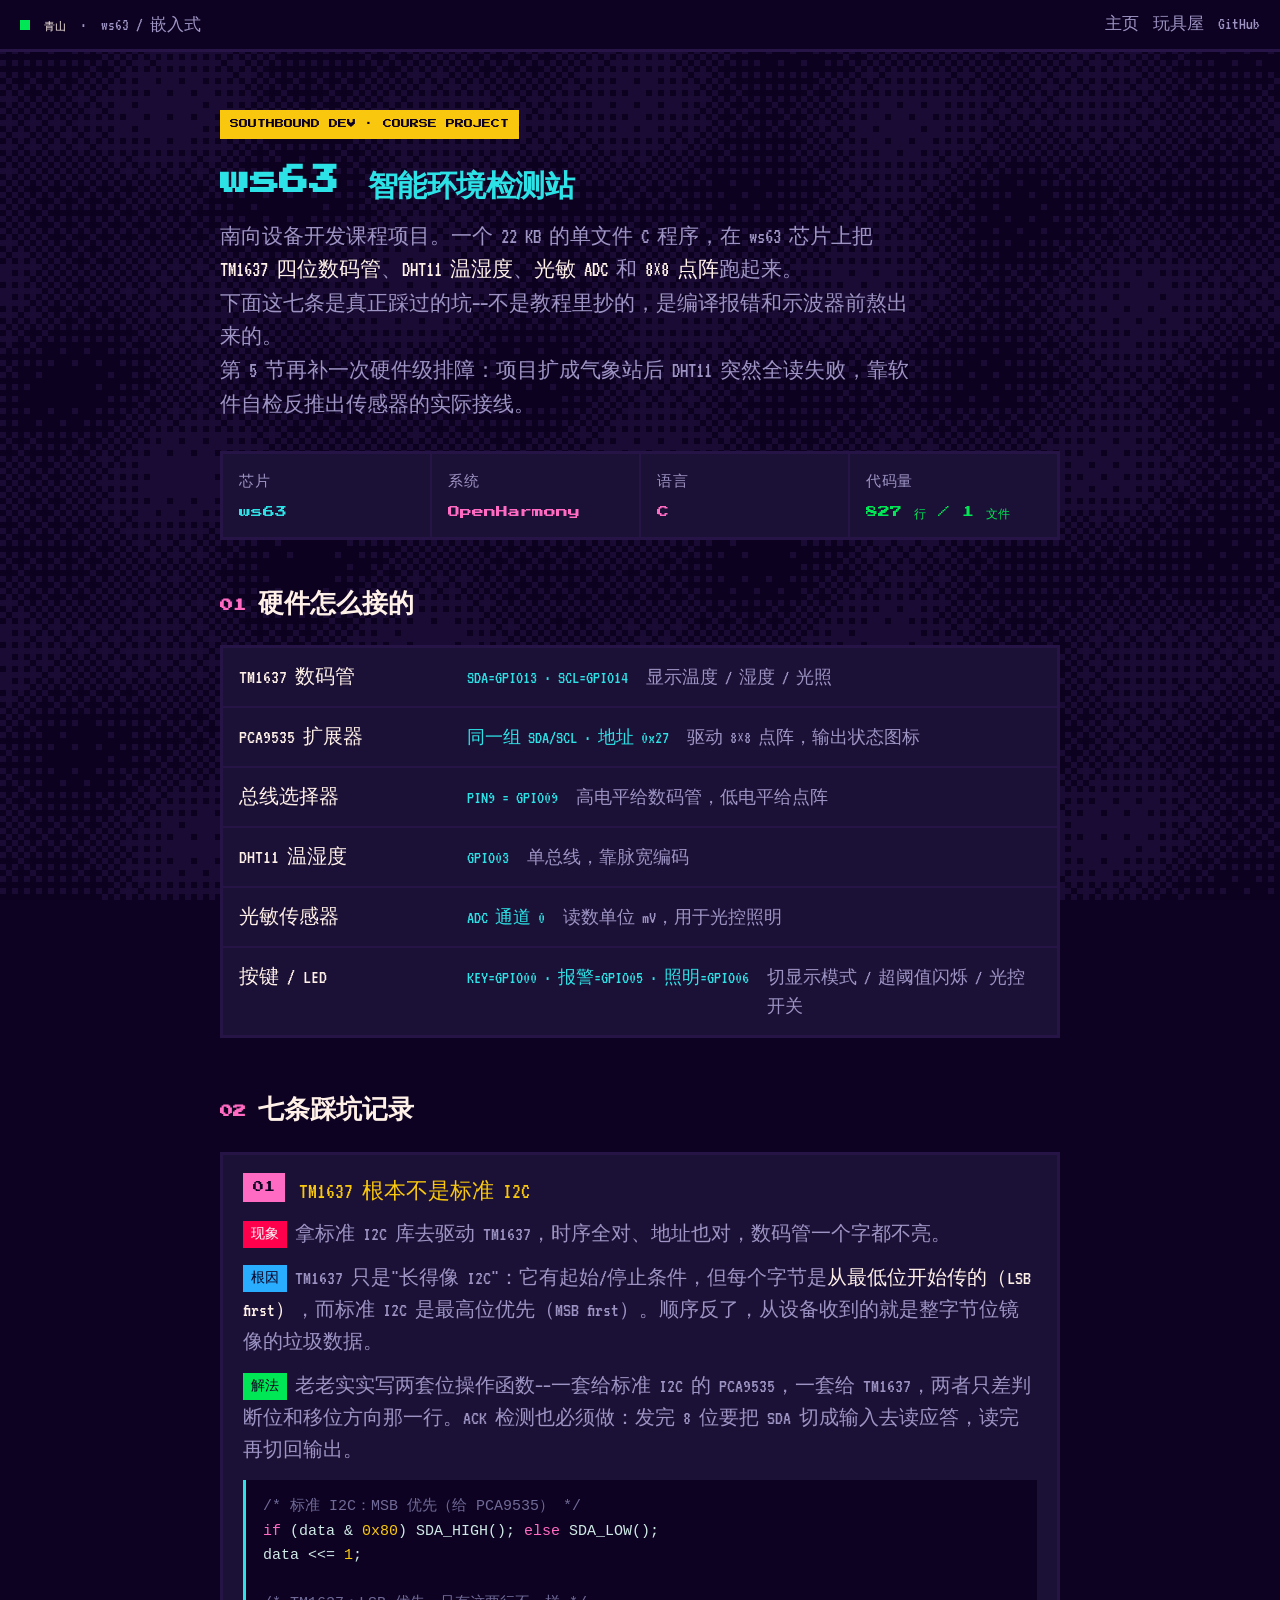
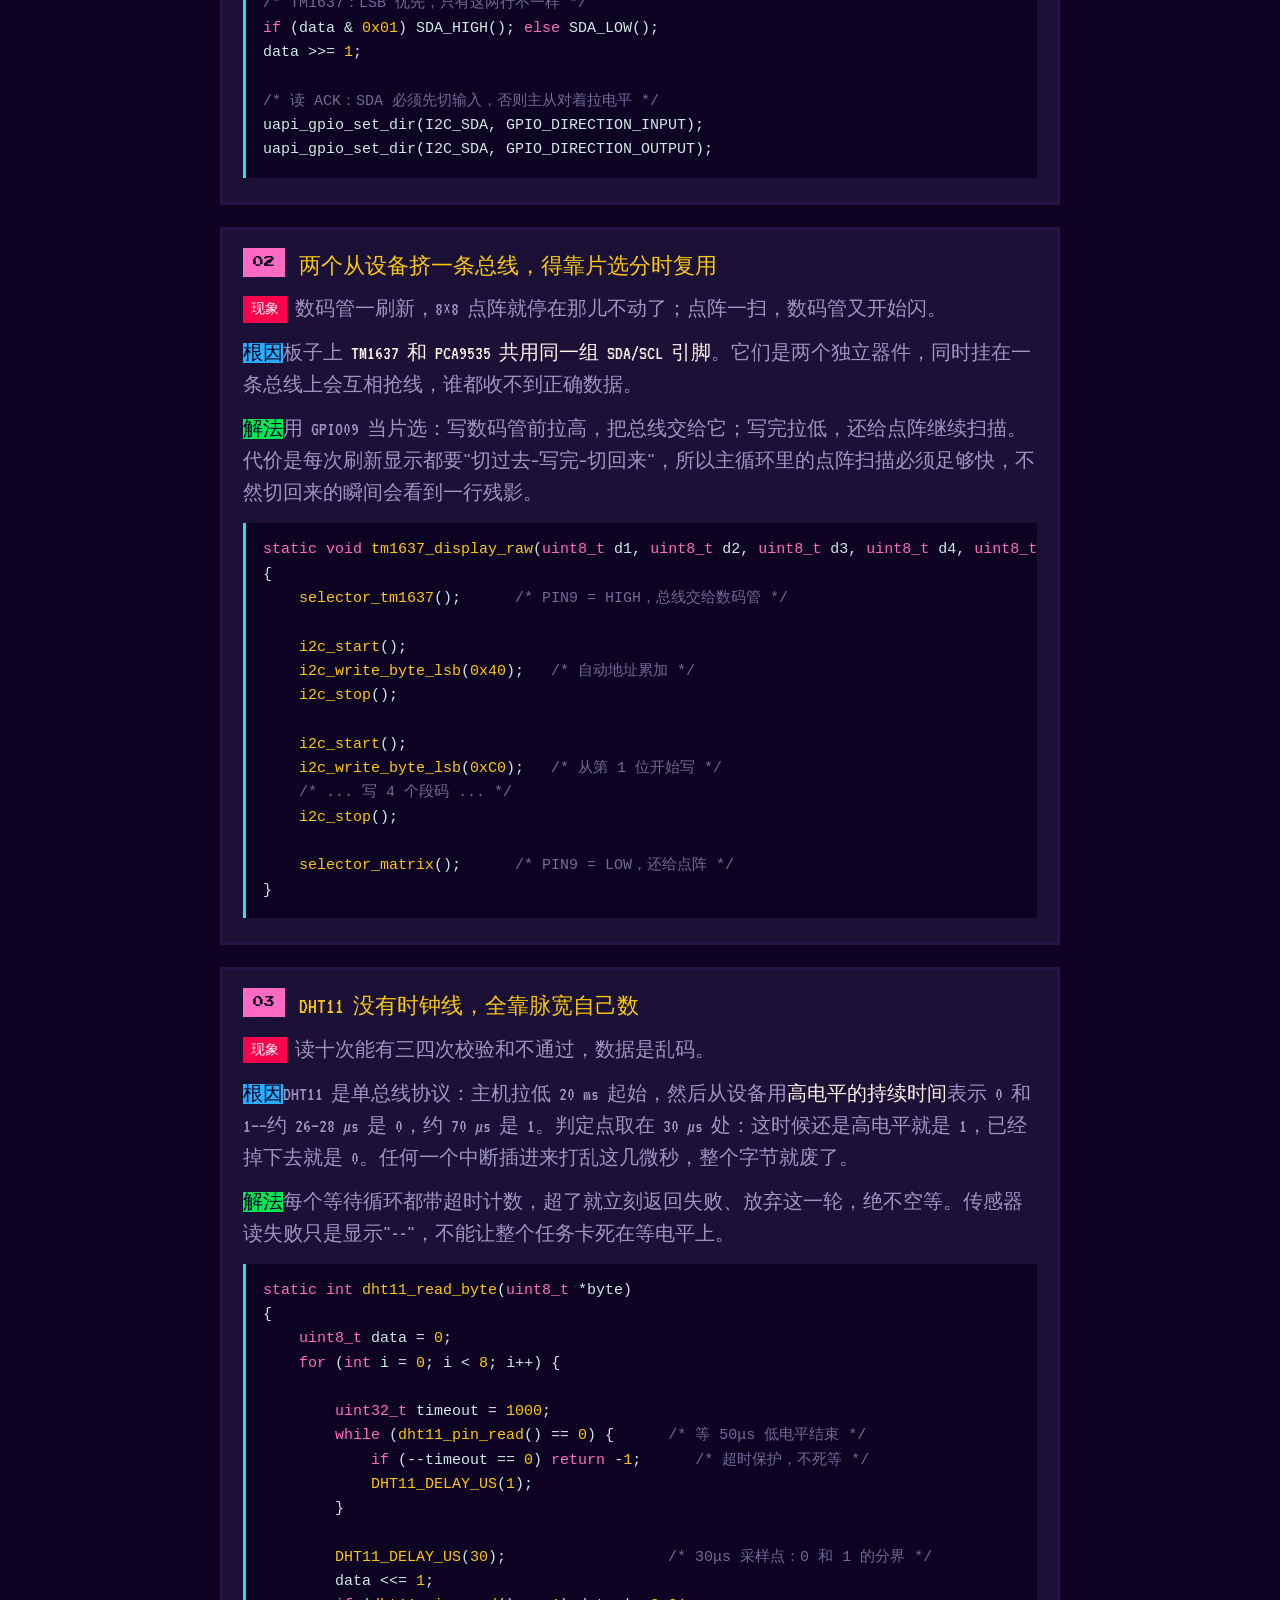
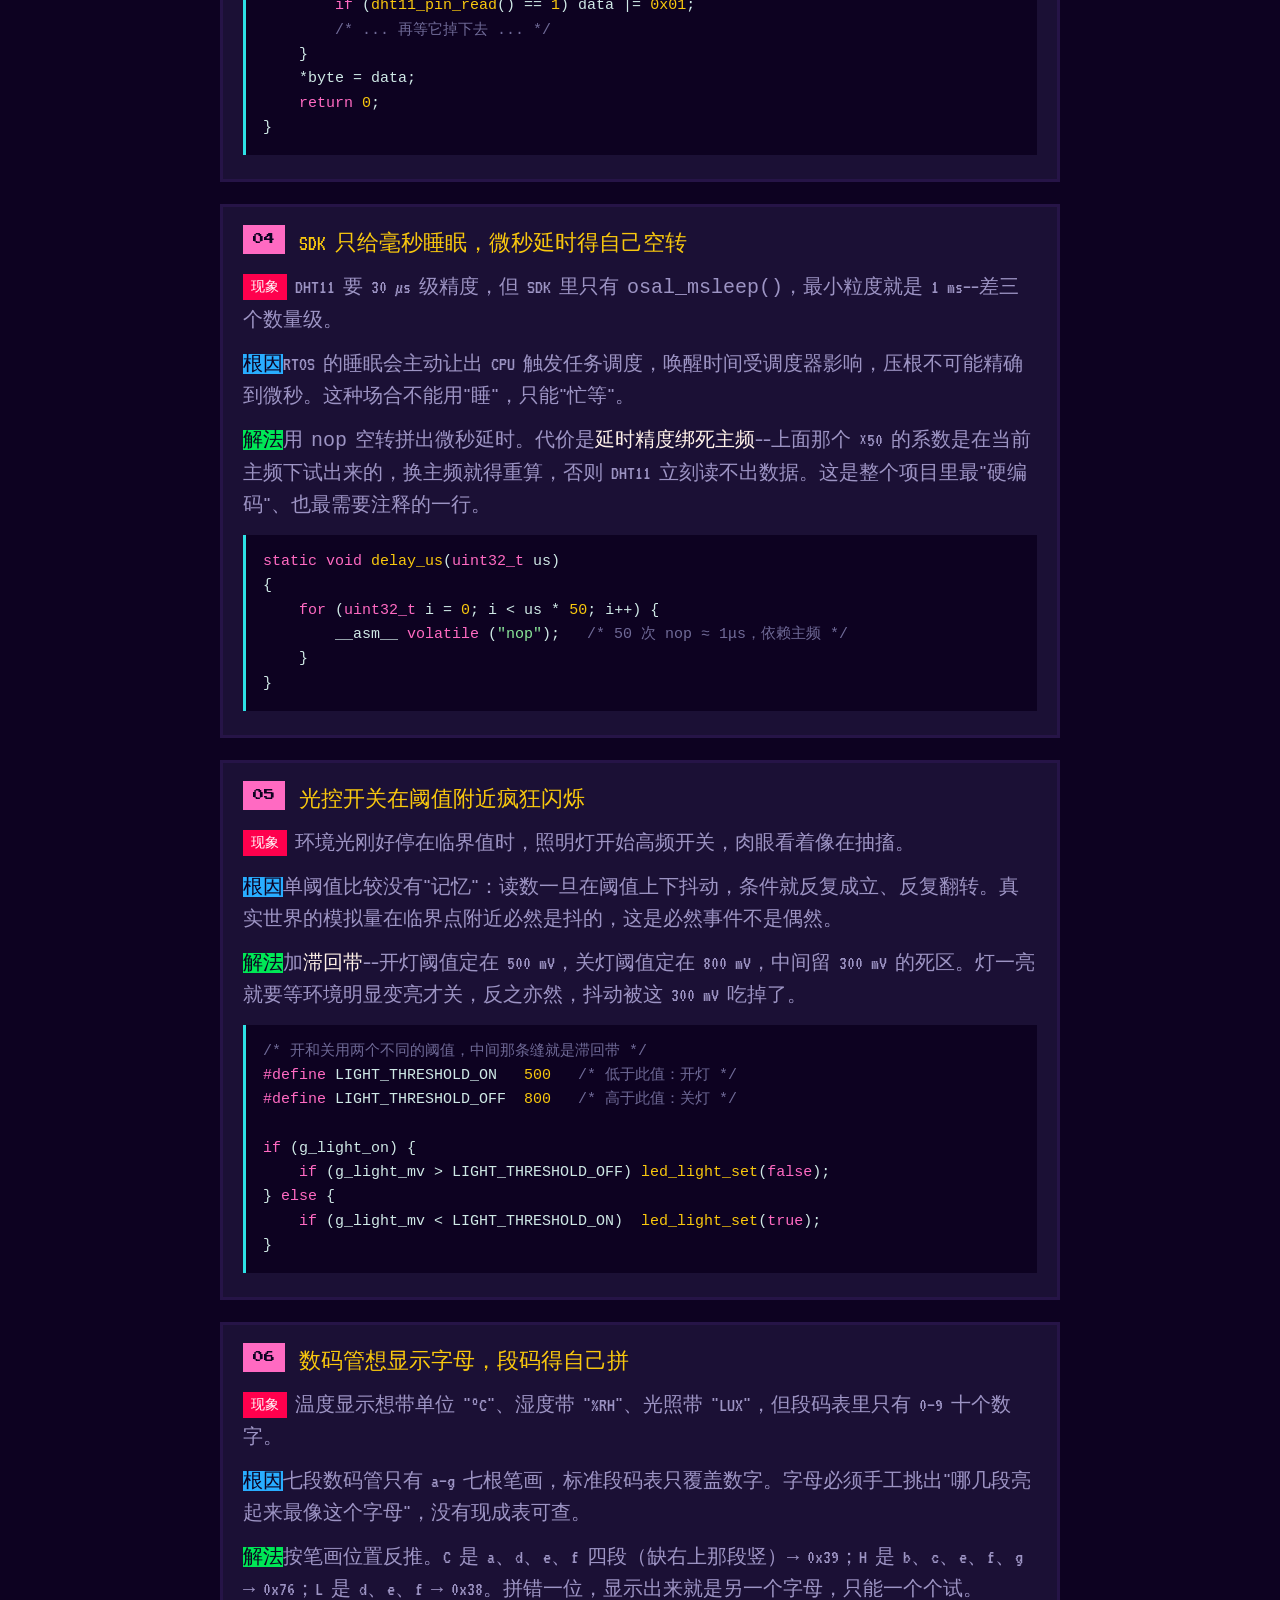
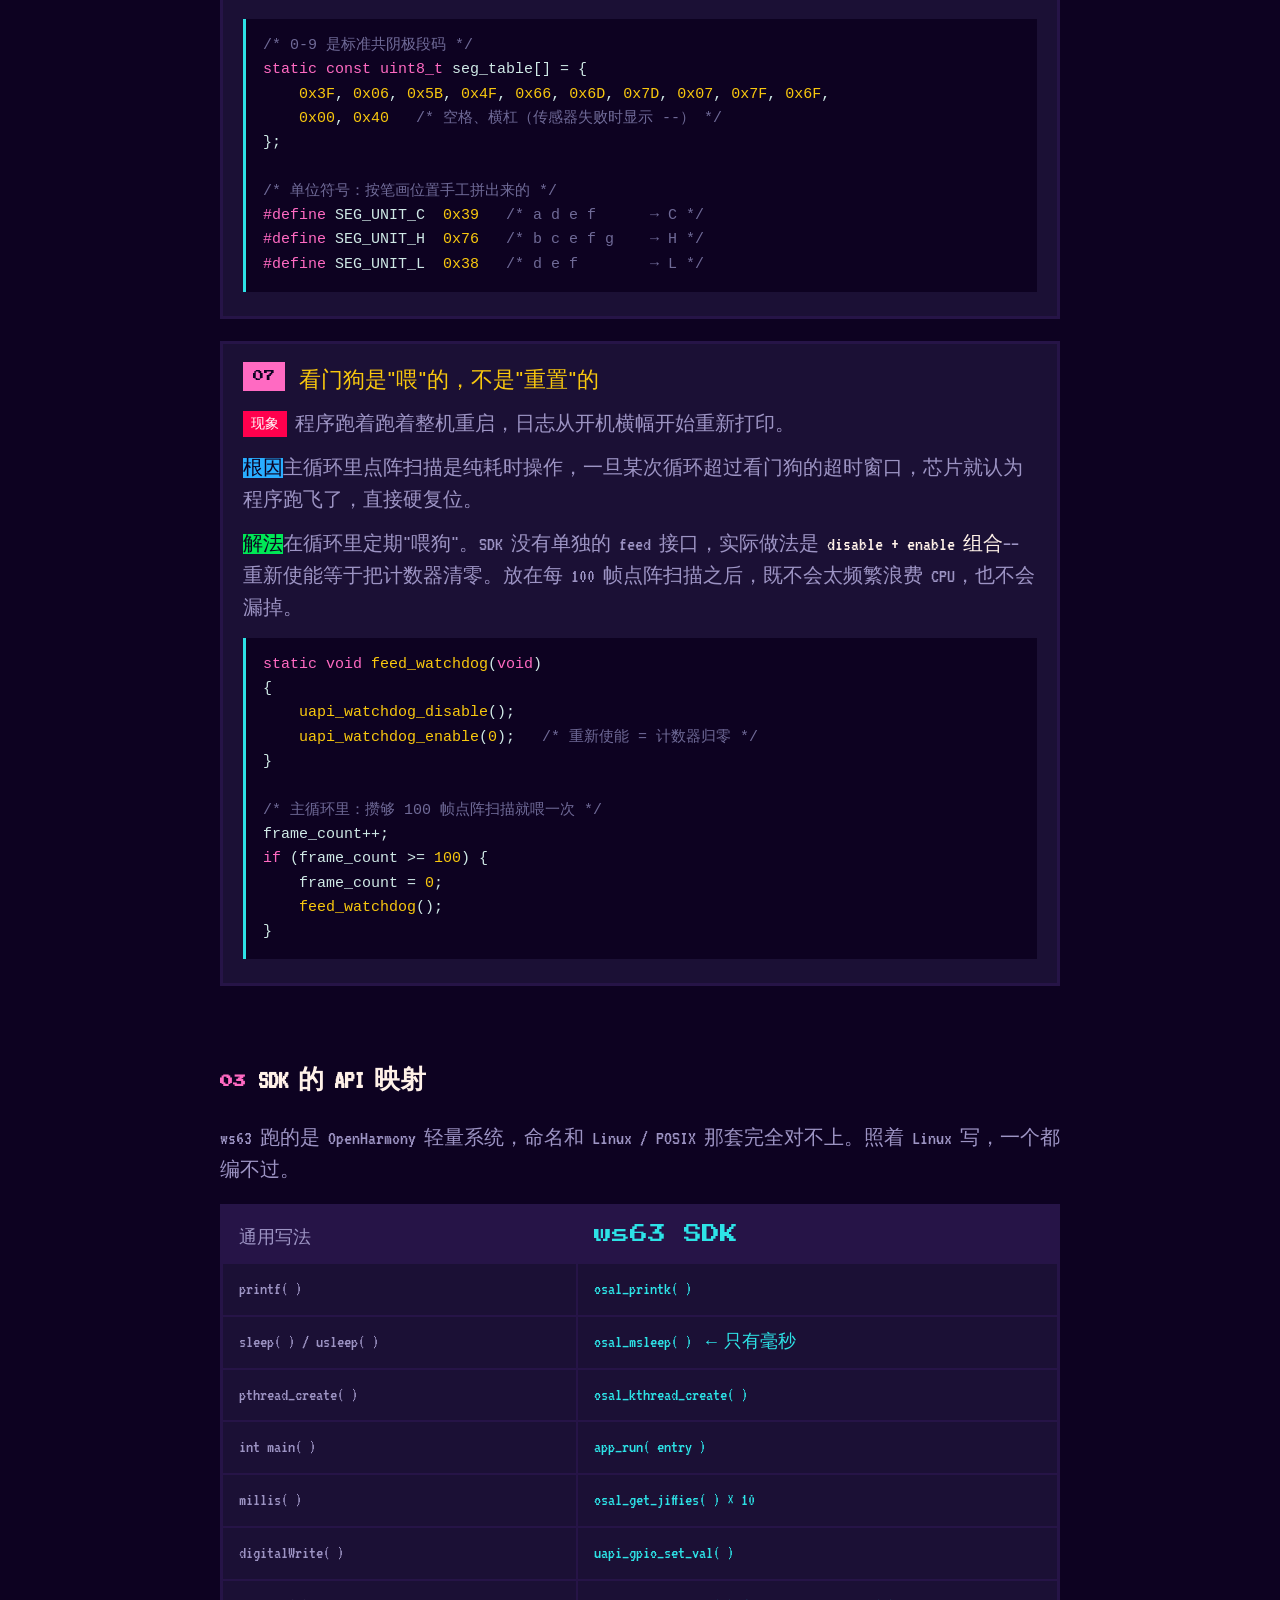
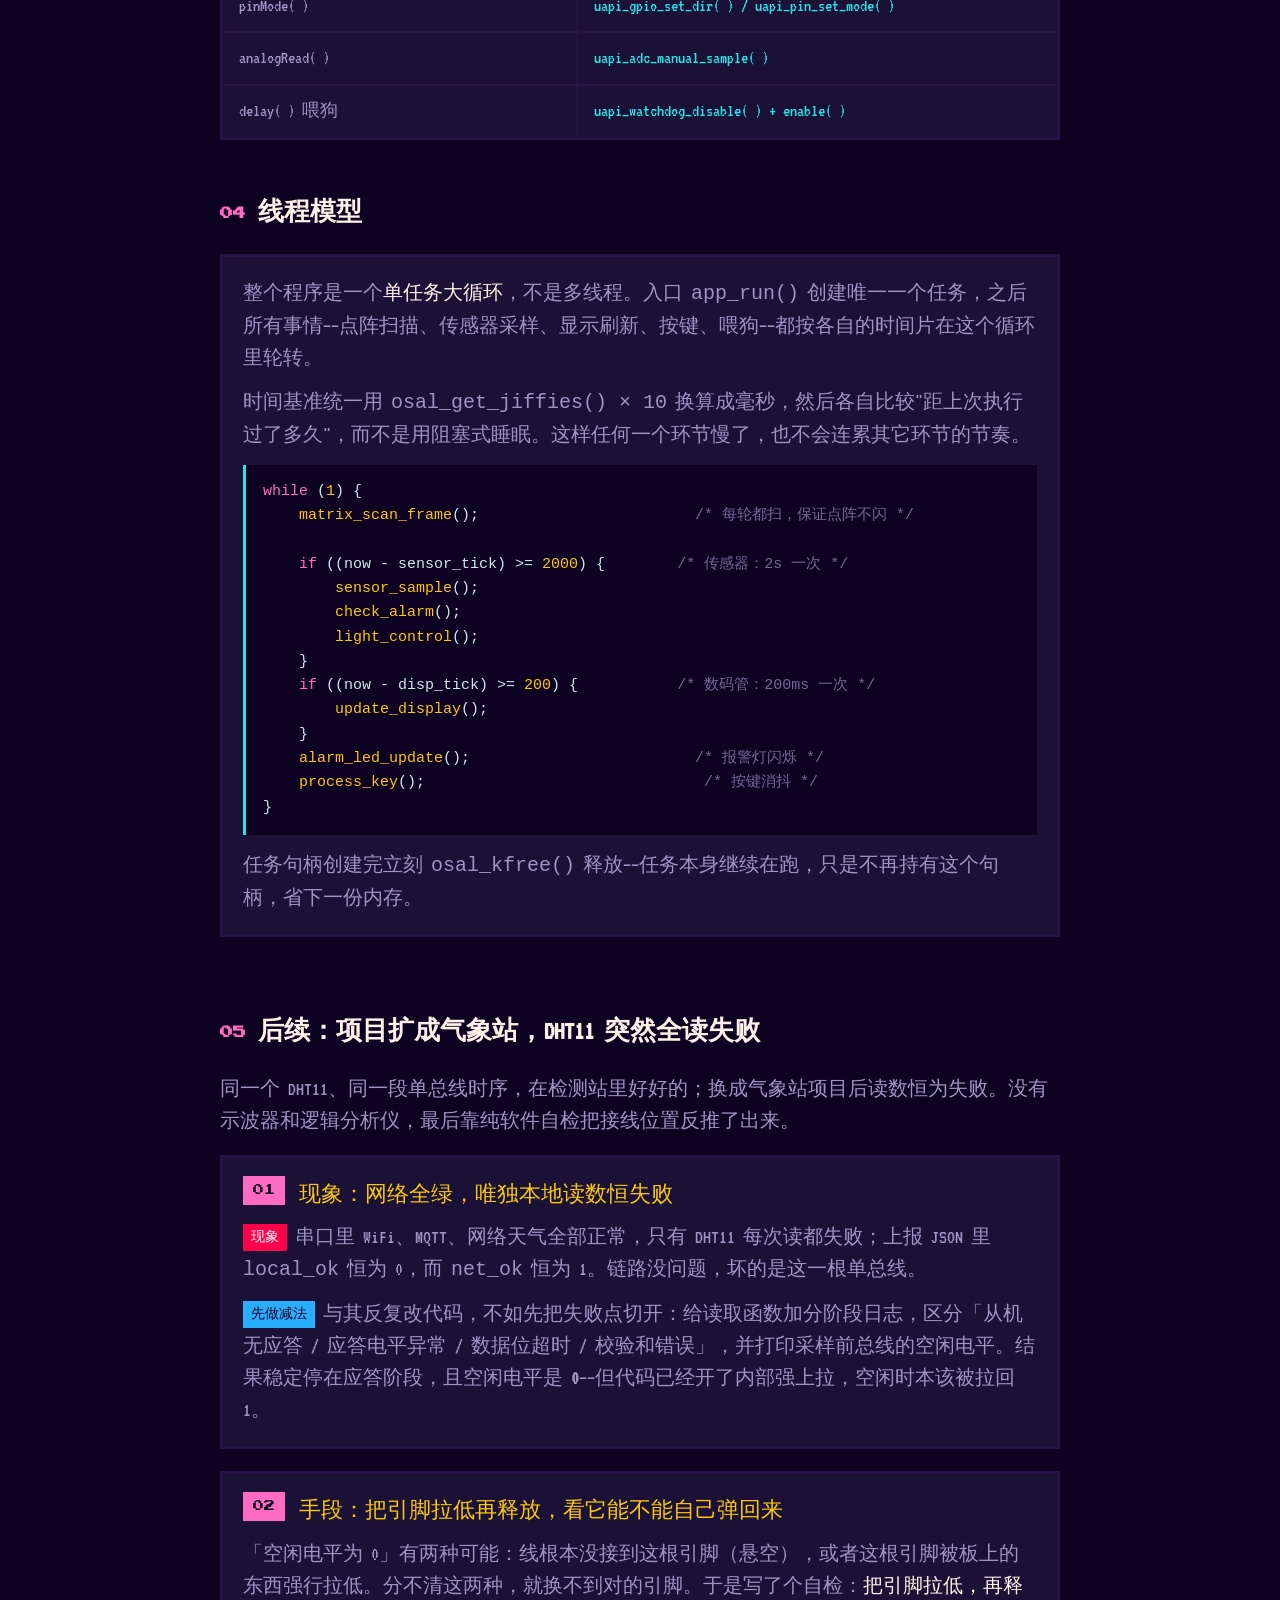
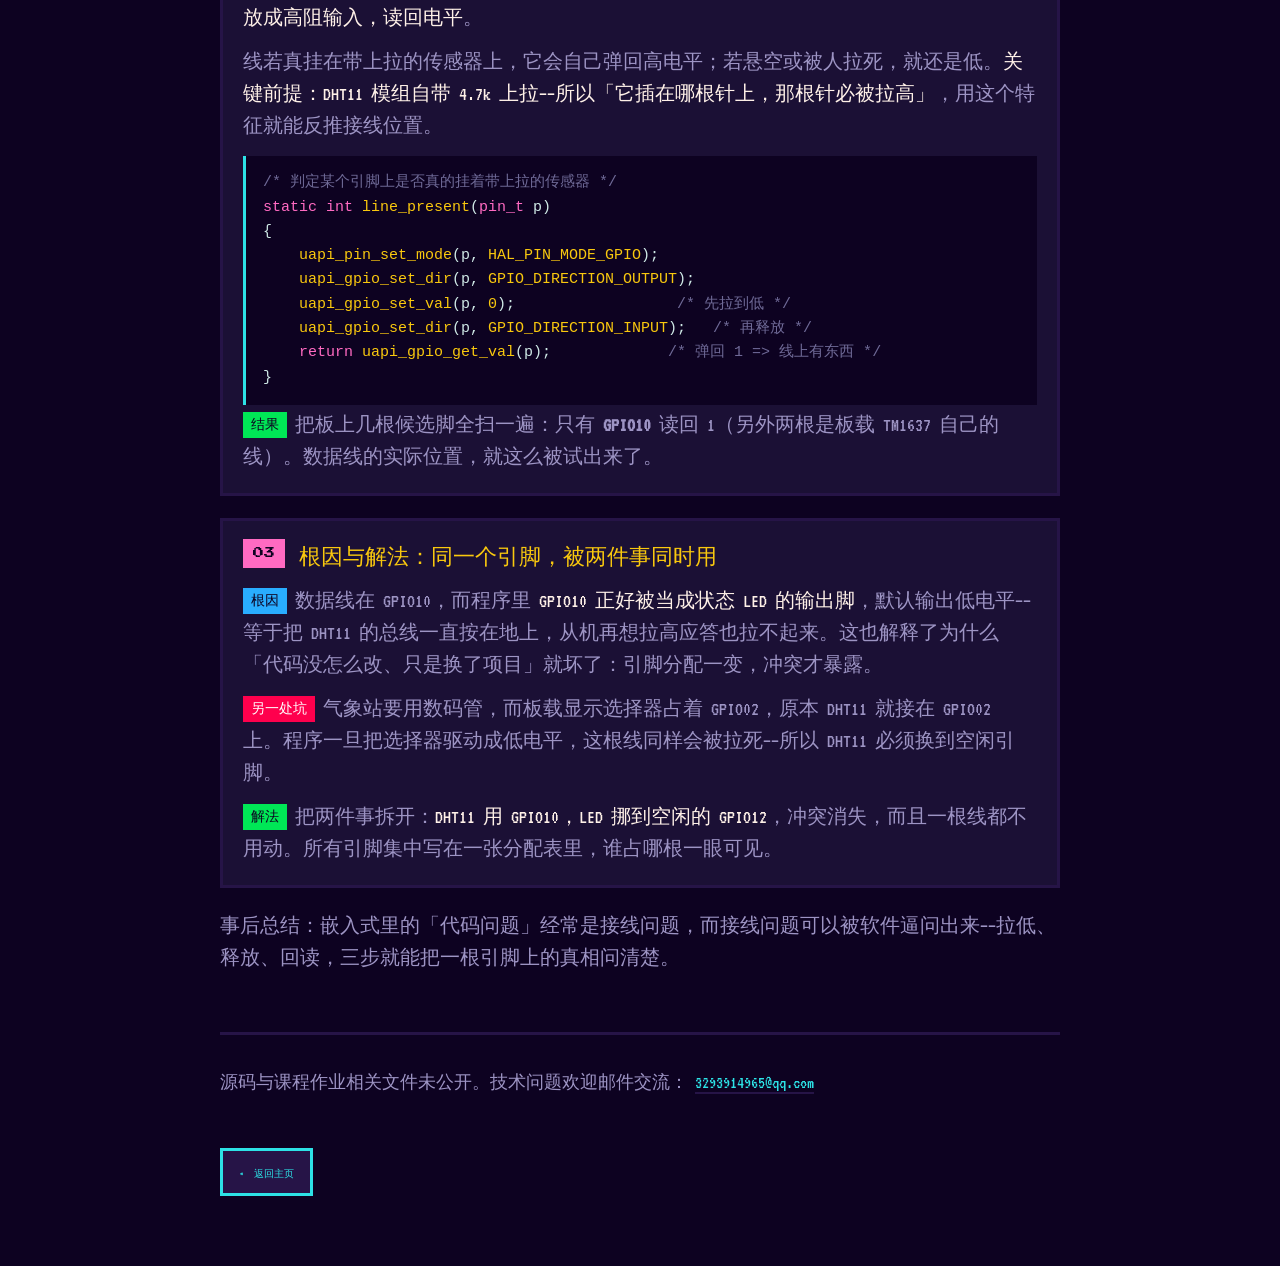
<file: notes/ws63.html>
<!DOCTYPE html>
<html lang="zh-CN">
<head>
<meta charset="UTF-8">
<meta name="viewport" content="width=device-width, initial-scale=1.0">
<title>ws63 智能环境检测站 · 踩坑记录</title>
<meta name="description" content="ws63 芯片上的嵌入式实践：TM1637 数码管与 8x8 点阵分时复用一条 I2C 总线、DHT11 单总线时序、微秒级延时、光控滞回。">
<link rel="icon" href="../assets/avatar.png">
<link rel="preconnect" href="https://fonts.googleapis.com">
<link rel="preconnect" href="https://fonts.gstatic.com" crossorigin>
<link href="https://fonts.googleapis.com/css2?family=Press+Start+2P&family=VT323&display=swap" rel="stylesheet">
<style>
  :root {
    --c0:#0d0221; --c1:#1b1035; --c2:#261447; --c3:#ff6ac2; --c4:#2de2e6;
    --c5:#f9c80e; --c6:#fff1e8; --c7:#9d94c4; --c8:#ff004d; --c9:#29adff; --ca:#00e756;
    --px:3px;
  }
  * { margin:0; padding:0; box-sizing:border-box; }
  html { scroll-behavior: smooth; }
  @media (prefers-reduced-motion: reduce) { html { scroll-behavior: auto; } }

  body {
    background: var(--c0); color: var(--c6);
    font-family: "VT323", "Courier New", ui-monospace, "Microsoft YaHei", "PingFang SC", monospace;
    font-size: 20px; line-height: 1.6;
  }
  canvas, img { image-rendering: pixelated; image-rendering: crisp-edges; }
  #wash { position: fixed; inset: 0; width: 100%; height: 100%; z-index: 0; pointer-events: none; opacity: .5; }
  .wrap { position: relative; z-index: 1; }
  section { max-width: 880px; margin: 0 auto; padding: 0 20px; }

  /* ---------- 顶栏 ---------- */
  .topbar {
    position: sticky; top: 0; z-index: 10;
    background: var(--c0); border-bottom: var(--px) solid var(--c2);
    display: flex; align-items: center; gap: 14px; flex-wrap: wrap;
    padding: 10px 20px; font-size: 17px; color: var(--c7);
  }
  .topbar .dot { width: 10px; height: 10px; background: var(--ca); display: inline-block; }
  .topbar .name { color: var(--c6); font-family: "Press Start 2P", monospace; font-size: 11px; }
  .topbar .sp { flex: 1; }
  .topbar a { color: var(--c7); text-decoration: none; border-bottom: 2px solid transparent; }
  .topbar a:hover { color: var(--c4); border-color: var(--c4); }

  /* ---------- 头部 ---------- */
  header { max-width: 880px; margin: 0 auto; padding: 54px 20px 30px; }
  .kicker {
    display: inline-block; font-family: "Press Start 2P", monospace; font-size: 9px;
    color: var(--c0); background: var(--c5); padding: 7px 10px; margin-bottom: 20px;
    line-height: 1.6;
  }
  h1 {
    font-family: "Press Start 2P", monospace;
    font-size: clamp(19px, 4.6vw, 30px); line-height: 1.5; color: var(--c4);
    margin-bottom: 16px; letter-spacing: -.5px;
  }
  .lede { font-size: 21px; color: var(--c7); max-width: 700px; }
  .lede b { color: var(--c6); font-weight: normal; }
  .hr { height: var(--px); background: var(--c2); margin: 34px 0; }

  /* ---------- 规格条 ---------- */
  .specs { display: grid; grid-template-columns: repeat(auto-fit, minmax(150px, 1fr)); gap: 2px; background: var(--c2); border: var(--px) solid var(--c2); }
  .spec { background: var(--c1); padding: 16px 16px 14px; }
  .spec .k { font-size: 15px; color: var(--c7); letter-spacing: .5px; }
  .spec .v { font-family: "Press Start 2P", monospace; font-size: 12px; color: var(--c3); margin-top: 8px; line-height: 1.7; }
  .spec .v.b { color: var(--c4); }
  .spec .v.y { color: var(--c5); }
  .spec .v.g { color: var(--ca); }

  /* ---------- 区块标题 ---------- */
  h2 {
    font-family: "VT323", "Microsoft YaHei", "PingFang SC", monospace;
    font-size: 26px; color: var(--c6);
    margin: 0 0 22px; line-height: 1.45;
  }
  h2 .num { font-family: "Press Start 2P", monospace; font-size: 13px; color: var(--c3); margin-right: 12px; }
  section.block { padding-top: 46px; padding-bottom: 8px; }

  /* ---------- 硬件表 ---------- */
  .hw { border: var(--px) solid var(--c2); }
  .hw-row { display: flex; flex-wrap: wrap; gap: 8px 18px; padding: 13px 16px; background: var(--c1); border-bottom: 2px solid var(--c2); align-items: baseline; }
  .hw-row:last-child { border-bottom: 0; }
  .hw-row .part { flex: 0 0 210px; color: var(--c6); }
  .hw-row .pin { color: var(--c4); font-size: 18px; }
  .hw-row .why { color: var(--c7); font-size: 18px; flex: 1 1 240px; }
  @media (max-width: 620px) { .hw-row .part { flex-basis: 100%; } }

  /* ---------- 坑卡片 ---------- */
  .pit {
    border: var(--px) solid var(--c2); background: var(--c1);
    margin-bottom: 22px; position: relative;
  }
  .pit-head { display: flex; gap: 14px; align-items: flex-start; padding: 18px 20px 0; }
  .pit-no {
    flex: 0 0 auto; font-family: "Press Start 2P", monospace; font-size: 11px;
    background: var(--c3); color: var(--c0); padding: 9px 10px; line-height: 1;
  }
  .pit-title { font-size: 22px; color: var(--c5); line-height: 1.4; padding-top: 3px; }
  .pit-body { padding: 12px 20px 20px; }
  .pit-body p { margin-bottom: 12px; color: var(--c7); }
  .pit-body p:last-child { margin-bottom: 0; }
  .pit-body strong { color: var(--c6); font-weight: normal; }
  .tagon { display: inline-block; font-size: 14px; padding: 2px 8px; margin-right: 8px; vertical-align: 2px; }
  .t-sym { background: var(--c8); color: #fff; }
  .t-why { background: var(--c9); color: var(--c0); }
  .t-fix { background: var(--ca); color: var(--c0); }

  pre {
    background: var(--c0); border-left: var(--px) solid var(--c4);
    padding: 15px 17px; margin: 14px 0 4px; overflow-x: auto;
    font-family: "Courier New", ui-monospace, monospace;
    font-size: 15px; line-height: 1.62; color: #cfe9e6;
  }
  pre .cm { color: #6f6a97; }
  pre .kw { color: var(--c3); }
  pre .nm { color: var(--c5); }
  pre .st { color: #8be89a; }

  /* ---------- API 映射表 ---------- */
  .api { border: var(--px) solid var(--c2); }
  .api-row { display: grid; grid-template-columns: 1fr 1.35fr; background: var(--c1); border-bottom: 2px solid var(--c2); }
  .api-row:last-child { border-bottom: 0; }
  .api-row.head { background: var(--c2); font-family: "Press Start 2P", monospace; font-size: 9px; }
  .api-row.head div { color: var(--c5); padding: 13px 16px; }
  .api-row div { padding: 11px 16px; font-size: 18px; }
  .api-row div:first-child { color: var(--c7); border-right: 2px solid var(--c2); }
  .api-row div:last-child { color: var(--c4); }
  @media (max-width: 560px) {
    .api-row { grid-template-columns: 1fr; }
    .api-row div:first-child { border-right: 0; border-bottom: 2px solid var(--c2); padding-bottom: 4px; }
    .api-row div:last-child { padding-top: 4px; }
  }

  /* ---------- 尾 ---------- */
  footer { max-width: 880px; margin: 0 auto; padding: 50px 20px 70px; color: var(--c7); font-size: 18px; }
  footer a { color: var(--c4); text-decoration: none; border-bottom: 2px solid var(--c2); }
  footer a:hover { border-color: var(--c4); }
  .back {
    display: inline-block; margin-top: 22px; font-family: "Press Start 2P", monospace; font-size: 10px;
    background: var(--c2); color: var(--c4); padding: 13px 16px; text-decoration: none;
    border: var(--px) solid var(--c4);
  }
  .back:hover { background: var(--c4); color: var(--c0); }
</style>
</head>
<body>
<canvas id="wash" aria-hidden="true"></canvas>
<div class="wrap">

  <div class="topbar">
    <span class="dot"></span>
    <span class="name">青山</span>
    <span>·</span>
    <span>ws63 / 嵌入式</span>
    <span class="sp"></span>
    <a href="../">主页</a>
    <a href="../arcade/">玩具屋</a>
    <a href="https://github.com/zyzyzy747" target="_blank" rel="noopener">GitHub</a>
  </div>

  <header>
    <span class="kicker">SOUTHBOUND DEV · COURSE PROJECT</span>
    <h1>ws63 智能环境检测站</h1>
    <p class="lede">
      南向设备开发课程项目。一个 22 KB 的单文件 C 程序，在 ws63 芯片上把
      <b>TM1637 四位数码管</b>、<b>DHT11 温湿度</b>、<b>光敏 ADC</b> 和
      <b>8×8 点阵</b>跑起来。<br>
      下面这七条是真正踩过的坑——不是教程里抄的，是编译报错和示波器前熬出来的。<br>
      第 5 节再补一次硬件级排障：项目扩成气象站后 DHT11 突然全读失败，靠软件自检反推出传感器的实际接线。
    </p>
  </header>

  <section>
    <div class="specs">
      <div class="spec"><div class="k">芯片</div><div class="v b">ws63</div></div>
      <div class="spec"><div class="k">系统</div><div class="v">OpenHarmony</div></div>
      <div class="spec"><div class="k">语言</div><div class="v">C</div></div>
      <div class="spec"><div class="k">代码量</div><div class="v g">827 行 / 1 文件</div></div>
    </div>
  </section>

  <section class="block">
    <h2><span class="num">01</span>硬件怎么接的</h2>
    <div class="hw">
      <div class="hw-row">
        <span class="part">TM1637 数码管</span>
        <span class="pin">SDA=GPIO13 · SCL=GPIO14</span>
        <span class="why">显示温度 / 湿度 / 光照</span>
      </div>
      <div class="hw-row">
        <span class="part">PCA9535 扩展器</span>
        <span class="pin">同一组 SDA/SCL · 地址 0x27</span>
        <span class="why">驱动 8×8 点阵，输出状态图标</span>
      </div>
      <div class="hw-row">
        <span class="part">总线选择器</span>
        <span class="pin">PIN9 = GPIO09</span>
        <span class="why">高电平给数码管，低电平给点阵</span>
      </div>
      <div class="hw-row">
        <span class="part">DHT11 温湿度</span>
        <span class="pin">GPIO03</span>
        <span class="why">单总线，靠脉宽编码</span>
      </div>
      <div class="hw-row">
        <span class="part">光敏传感器</span>
        <span class="pin">ADC 通道 0</span>
        <span class="why">读数单位 mV，用于光控照明</span>
      </div>
      <div class="hw-row">
        <span class="part">按键 / LED</span>
        <span class="pin">KEY=GPIO00 · 报警=GPIO05 · 照明=GPIO06</span>
        <span class="why">切显示模式 / 超阈值闪烁 / 光控开关</span>
      </div>
    </div>
  </section>

  <section class="block">
    <h2><span class="num">02</span>七条踩坑记录</h2>

    <div class="pit">
      <div class="pit-head">
        <span class="pit-no">01</span>
        <span class="pit-title">TM1637 根本不是标准 I2C</span>
      </div>
      <div class="pit-body">
        <p><span class="tagon t-sym">现象</span>拿标准 I2C 库去驱动 TM1637，时序全对、地址也对，数码管一个字都不亮。</p>
        <p><span class="tagon t-why">根因</span>TM1637 只是"长得像 I2C"：它有起始/停止条件，但每个字节是<strong>从最低位开始传的（LSB first）</strong>，而标准 I2C 是最高位优先（MSB first）。顺序反了，从设备收到的就是整字节位镜像的垃圾数据。</p>
        <p><span class="tagon t-fix">解法</span>老老实实写两套位操作函数——一套给标准 I2C 的 PCA9535，一套给 TM1637，两者只差判断位和移位方向那一行。ACK 检测也必须做：发完 8 位要把 SDA 切成输入去读应答，读完再切回输出。</p>
<pre><span class="cm">/* 标准 I2C：MSB 优先（给 PCA9535） */</span>
<span class="kw">if</span> (data &amp; <span class="nm">0x80</span>) SDA_HIGH(); <span class="kw">else</span> SDA_LOW();
data &lt;&lt;= <span class="nm">1</span>;

<span class="cm">/* TM1637：LSB 优先，只有这两行不一样 */</span>
<span class="kw">if</span> (data &amp; <span class="nm">0x01</span>) SDA_HIGH(); <span class="kw">else</span> SDA_LOW();
data &gt;&gt;= <span class="nm">1</span>;

<span class="cm">/* 读 ACK：SDA 必须先切输入，否则主从对着拉电平 */</span>
uapi_gpio_set_dir(I2C_SDA, GPIO_DIRECTION_INPUT);
uapi_gpio_set_dir(I2C_SDA, GPIO_DIRECTION_OUTPUT);</pre>
      </div>
    </div>

    <div class="pit">
      <div class="pit-head">
        <span class="pit-no">02</span>
        <span class="pit-title">两个从设备挤一条总线，得靠片选分时复用</span>
      </div>
      <div class="pit-body">
        <p><span class="tagon t-sym">现象</span>数码管一刷新，8×8 点阵就停在那儿不动了；点阵一扫，数码管又开始闪。</p>
        <p><span class="t-why">根因</span>板子上 <strong>TM1637 和 PCA9535 共用同一组 SDA/SCL 引脚</strong>。它们是两个独立器件，同时挂在一条总线上会互相抢线，谁都收不到正确数据。</p>
        <p><span class="t-fix">解法</span>用 GPIO09 当片选：写数码管前拉高，把总线交给它；写完拉低，还给点阵继续扫描。代价是每次刷新显示都要"切过去—写完—切回来"，所以主循环里的点阵扫描必须足够快，不然切回来的瞬间会看到一行残影。</p>
<pre><span class="kw">static void</span> <span class="nm">tm1637_display_raw</span>(<span class="kw">uint8_t</span> d1, <span class="kw">uint8_t</span> d2, <span class="kw">uint8_t</span> d3, <span class="kw">uint8_t</span> d4, <span class="kw">uint8_t</span> dot)
{
    <span class="nm">selector_tm1637</span>();      <span class="cm">/* PIN9 = HIGH，总线交给数码管 */</span>

    <span class="nm">i2c_start</span>();
    <span class="nm">i2c_write_byte_lsb</span>(<span class="nm">0x40</span>);   <span class="cm">/* 自动地址累加 */</span>
    <span class="nm">i2c_stop</span>();

    <span class="nm">i2c_start</span>();
    <span class="nm">i2c_write_byte_lsb</span>(<span class="nm">0xC0</span>);   <span class="cm">/* 从第 1 位开始写 */</span>
    <span class="cm">/* ... 写 4 个段码 ... */</span>
    <span class="nm">i2c_stop</span>();

    <span class="nm">selector_matrix</span>();      <span class="cm">/* PIN9 = LOW，还给点阵 */</span>
}</pre>
      </div>
    </div>

    <div class="pit">
      <div class="pit-head">
        <span class="pit-no">03</span>
        <span class="pit-title">DHT11 没有时钟线，全靠脉宽自己数</span>
      </div>
      <div class="pit-body">
        <p><span class="tagon t-sym">现象</span>读十次能有三四次校验和不通过，数据是乱码。</p>
        <p><span class="t-why">根因</span>DHT11 是单总线协议：主机拉低 20 ms 起始，然后从设备用<strong>高电平的持续时间</strong>表示 0 和 1——约 26–28 μs 是 0，约 70 μs 是 1。判定点取在 30 μs 处：这时候还是高电平就是 1，已经掉下去就是 0。任何一个中断插进来打乱这几微秒，整个字节就废了。</p>
        <p><span class="t-fix">解法</span>每个等待循环都带超时计数，超了就立刻返回失败、放弃这一轮，绝不空等。传感器读失败只是显示"--"，不能让整个任务卡死在等电平上。</p>
<pre><span class="kw">static int</span> <span class="nm">dht11_read_byte</span>(<span class="kw">uint8_t</span> *byte)
{
    <span class="kw">uint8_t</span> data = <span class="nm">0</span>;
    <span class="kw">for</span> (<span class="kw">int</span> i = <span class="nm">0</span>; i &lt; <span class="nm">8</span>; i++) {

        <span class="kw">uint32_t</span> timeout = <span class="nm">1000</span>;
        <span class="kw">while</span> (<span class="nm">dht11_pin_read</span>() == <span class="nm">0</span>) {      <span class="cm">/* 等 50μs 低电平结束 */</span>
            <span class="kw">if</span> (--timeout == <span class="nm">0</span>) <span class="kw">return</span> -<span class="nm">1</span>;      <span class="cm">/* 超时保护，不死等 */</span>
            <span class="nm">DHT11_DELAY_US</span>(<span class="nm">1</span>);
        }

        <span class="nm">DHT11_DELAY_US</span>(<span class="nm">30</span>);                  <span class="cm">/* 30μs 采样点：0 和 1 的分界 */</span>
        data &lt;&lt;= <span class="nm">1</span>;
        <span class="kw">if</span> (<span class="nm">dht11_pin_read</span>() == <span class="nm">1</span>) data |= <span class="nm">0x01</span>;
        <span class="cm">/* ... 再等它掉下去 ... */</span>
    }
    *byte = data;
    <span class="kw">return</span> <span class="nm">0</span>;
}</pre>
      </div>
    </div>

    <div class="pit">
      <div class="pit-head">
        <span class="pit-no">04</span>
        <span class="pit-title">SDK 只给毫秒睡眠，微秒延时得自己空转</span>
      </div>
      <div class="pit-body">
        <p><span class="tagon t-sym">现象</span>DHT11 要 30 μs 级精度，但 SDK 里只有 <code>osal_msleep()</code>，最小粒度就是 1 ms——差三个数量级。</p>
        <p><span class="t-why">根因</span>RTOS 的睡眠会主动让出 CPU 触发任务调度，唤醒时间受调度器影响，压根不可能精确到微秒。这种场合不能用"睡"，只能"忙等"。</p>
        <p><span class="t-fix">解法</span>用 <code>nop</code> 空转拼出微秒延时。代价是<strong>延时精度绑死主频</strong>——上面那个 ×50 的系数是在当前主频下试出来的，换主频就得重算，否则 DHT11 立刻读不出数据。这是整个项目里最"硬编码"、也最需要注释的一行。</p>
<pre><span class="kw">static void</span> <span class="nm">delay_us</span>(<span class="kw">uint32_t</span> us)
{
    <span class="kw">for</span> (<span class="kw">uint32_t</span> i = <span class="nm">0</span>; i &lt; us * <span class="nm">50</span>; i++) {
        __asm__ <span class="kw">volatile</span> (<span class="st">"nop"</span>);   <span class="cm">/* 50 次 nop ≈ 1μs，依赖主频 */</span>
    }
}</pre>
      </div>
    </div>

    <div class="pit">
      <div class="pit-head">
        <span class="pit-no">05</span>
        <span class="pit-title">光控开关在阈值附近疯狂闪烁</span>
      </div>
      <div class="pit-body">
        <p><span class="tagon t-sym">现象</span>环境光刚好停在临界值时，照明灯开始高频开关，肉眼看着像在抽搐。</p>
        <p><span class="t-why">根因</span>单阈值比较没有"记忆"：读数一旦在阈值上下抖动，条件就反复成立、反复翻转。真实世界的模拟量在临界点附近必然是抖的，这是必然事件不是偶然。</p>
        <p><span class="t-fix">解法</span>加<strong>滞回带</strong>——开灯阈值定在 500 mV，关灯阈值定在 800 mV，中间留 300 mV 的死区。灯一亮就要等环境明显变亮才关，反之亦然，抖动被这 300 mV 吃掉了。</p>
<pre><span class="cm">/* 开和关用两个不同的阈值，中间那条缝就是滞回带 */</span>
<span class="kw">#define</span> LIGHT_THRESHOLD_ON   <span class="nm">500</span>   <span class="cm">/* 低于此值：开灯 */</span>
<span class="kw">#define</span> LIGHT_THRESHOLD_OFF  <span class="nm">800</span>   <span class="cm">/* 高于此值：关灯 */</span>

<span class="kw">if</span> (g_light_on) {
    <span class="kw">if</span> (g_light_mv &gt; LIGHT_THRESHOLD_OFF) <span class="nm">led_light_set</span>(<span class="kw">false</span>);
} <span class="kw">else</span> {
    <span class="kw">if</span> (g_light_mv &lt; LIGHT_THRESHOLD_ON)  <span class="nm">led_light_set</span>(<span class="kw">true</span>);
}</pre>
      </div>
    </div>

    <div class="pit">
      <div class="pit-head">
        <span class="pit-no">06</span>
        <span class="pit-title">数码管想显示字母，段码得自己拼</span>
      </div>
      <div class="pit-body">
        <p><span class="tagon t-sym">现象</span>温度显示想带单位 "°C"、湿度带 "%RH"、光照带 "LUX"，但段码表里只有 0–9 十个数字。</p>
        <p><span class="t-why">根因</span>七段数码管只有 a–g 七根笔画，标准段码表只覆盖数字。字母必须手工挑出"哪几段亮起来最像这个字母"，没有现成表可查。</p>
        <p><span class="t-fix">解法</span>按笔画位置反推。C 是 a、d、e、f 四段（缺右上那段竖）→ 0x39；H 是 b、c、e、f、g → 0x76；L 是 d、e、f → 0x38。拼错一位，显示出来就是另一个字母，只能一个个试。</p>
<pre><span class="cm">/* 0-9 是标准共阴极段码 */</span>
<span class="kw">static const uint8_t</span> seg_table[] = {
    <span class="nm">0x3F</span>, <span class="nm">0x06</span>, <span class="nm">0x5B</span>, <span class="nm">0x4F</span>, <span class="nm">0x66</span>, <span class="nm">0x6D</span>, <span class="nm">0x7D</span>, <span class="nm">0x07</span>, <span class="nm">0x7F</span>, <span class="nm">0x6F</span>,
    <span class="nm">0x00</span>, <span class="nm">0x40</span>   <span class="cm">/* 空格、横杠（传感器失败时显示 --） */</span>
};

<span class="cm">/* 单位符号：按笔画位置手工拼出来的 */</span>
<span class="kw">#define</span> SEG_UNIT_C  <span class="nm">0x39</span>   <span class="cm">/* a d e f      → C */</span>
<span class="kw">#define</span> SEG_UNIT_H  <span class="nm">0x76</span>   <span class="cm">/* b c e f g    → H */</span>
<span class="kw">#define</span> SEG_UNIT_L  <span class="nm">0x38</span>   <span class="cm">/* d e f        → L */</span></pre>
      </div>
    </div>

    <div class="pit">
      <div class="pit-head">
        <span class="pit-no">07</span>
        <span class="pit-title">看门狗是"喂"的，不是"重置"的</span>
      </div>
      <div class="pit-body">
        <p><span class="tagon t-sym">现象</span>程序跑着跑着整机重启，日志从开机横幅开始重新打印。</p>
        <p><span class="t-why">根因</span>主循环里点阵扫描是纯耗时操作，一旦某次循环超过看门狗的超时窗口，芯片就认为程序跑飞了，直接硬复位。</p>
        <p><span class="t-fix">解法</span>在循环里定期"喂狗"。SDK 没有单独的 feed 接口，实际做法是 <strong>disable + enable 组合</strong>——重新使能等于把计数器清零。放在每 100 帧点阵扫描之后，既不会太频繁浪费 CPU，也不会漏掉。</p>
<pre><span class="kw">static void</span> <span class="nm">feed_watchdog</span>(<span class="kw">void</span>)
{
    <span class="nm">uapi_watchdog_disable</span>();
    <span class="nm">uapi_watchdog_enable</span>(<span class="nm">0</span>);   <span class="cm">/* 重新使能 = 计数器归零 */</span>
}

<span class="cm">/* 主循环里：攒够 100 帧点阵扫描就喂一次 */</span>
frame_count++;
<span class="kw">if</span> (frame_count &gt;= <span class="nm">100</span>) {
    frame_count = <span class="nm">0</span>;
    <span class="nm">feed_watchdog</span>();
}</pre>
      </div>
    </div>

  </section>

  <section class="block">
    <h2><span class="num">03</span>SDK 的 API 映射</h2>
    <p style="color:var(--c7); margin-bottom:18px;">
      ws63 跑的是 OpenHarmony 轻量系统，命名和 Linux / POSIX 那套完全对不上。照着 Linux 写，一个都编不过。
    </p>
    <div class="api">
      <div class="api-row head"><div>通用写法</div><div>ws63 SDK</div></div>
      <div class="api-row"><div>printf( )</div><div>osal_printk( )</div></div>
      <div class="api-row"><div>sleep( ) / usleep( )</div><div>osal_msleep( ) &nbsp;← 只有毫秒</div></div>
      <div class="api-row"><div>pthread_create( )</div><div>osal_kthread_create( )</div></div>
      <div class="api-row"><div>int main( )</div><div>app_run( entry )</div></div>
      <div class="api-row"><div>millis( )</div><div>osal_get_jiffies( ) × 10</div></div>
      <div class="api-row"><div>digitalWrite( )</div><div>uapi_gpio_set_val( )</div></div>
      <div class="api-row"><div>pinMode( )</div><div>uapi_gpio_set_dir( ) / uapi_pin_set_mode( )</div></div>
      <div class="api-row"><div>analogRead( )</div><div>uapi_adc_manual_sample( )</div></div>
      <div class="api-row"><div>delay( ) 喂狗</div><div>uapi_watchdog_disable( ) + enable( )</div></div>
    </div>
  </section>

  <section class="block">
    <h2><span class="num">04</span>线程模型</h2>
    <div class="pit">
      <div class="pit-body" style="padding-top:20px;">
        <p>整个程序是一个<strong>单任务大循环</strong>，不是多线程。入口 <code>app_run()</code> 创建唯一一个任务，之后所有事情——点阵扫描、传感器采样、显示刷新、按键、喂狗——都按各自的时间片在这个循环里轮转。</p>
        <p>时间基准统一用 <code>osal_get_jiffies() × 10</code> 换算成毫秒，然后各自比较"距上次执行过了多久"，而不是用阻塞式睡眠。这样任何一个环节慢了，也不会连累其它环节的节奏。</p>
<pre><span class="kw">while</span> (<span class="nm">1</span>) {
    <span class="nm">matrix_scan_frame</span>();                        <span class="cm">/* 每轮都扫，保证点阵不闪 */</span>

    <span class="kw">if</span> ((now - sensor_tick) &gt;= <span class="nm">2000</span>) {        <span class="cm">/* 传感器：2s 一次 */</span>
        <span class="nm">sensor_sample</span>();
        <span class="nm">check_alarm</span>();
        <span class="nm">light_control</span>();
    }
    <span class="kw">if</span> ((now - disp_tick) &gt;= <span class="nm">200</span>) {           <span class="cm">/* 数码管：200ms 一次 */</span>
        <span class="nm">update_display</span>();
    }
    <span class="nm">alarm_led_update</span>();                         <span class="cm">/* 报警灯闪烁 */</span>
    <span class="nm">process_key</span>();                               <span class="cm">/* 按键消抖 */</span>
}</pre>
        <p style="margin-top:14px;">任务句柄创建完立刻 <code>osal_kfree()</code> 释放——任务本身继续在跑，只是不再持有这个句柄，省下一份内存。</p>
      </div>
    </div>
  </section>

  <section class="block">
    <h2><span class="num">05</span>后续：项目扩成气象站，DHT11 突然全读失败</h2>

    <p style="color:var(--c7); margin-bottom:18px;">同一个 DHT11、同一段单总线时序，在检测站里好好的；换成气象站项目后读数恒为失败。没有示波器和逻辑分析仪，最后靠纯软件自检把接线位置反推了出来。</p>

    <div class="pit">
      <div class="pit-head">
        <span class="pit-no">01</span>
        <span class="pit-title">现象：网络全绿，唯独本地读数恒失败</span>
      </div>
      <div class="pit-body">
        <p><span class="tagon t-sym">现象</span>串口里 WiFi、MQTT、网络天气全部正常，只有 DHT11 每次读都失败；上报 JSON 里 <code>local_ok</code> 恒为 0，而 <code>net_ok</code> 恒为 1。链路没问题，坏的是这一根单总线。</p>
        <p><span class="tagon t-why">先做减法</span>与其反复改代码，不如先把失败点切开：给读取函数加分阶段日志，区分「从机无应答 / 应答电平异常 / 数据位超时 / 校验和错误」，并打印采样前总线的空闲电平。结果稳定停在应答阶段，且空闲电平是 <b>0</b>——但代码已经开了内部强上拉，空闲时本该被拉回 1。</p>
      </div>
    </div>

    <div class="pit">
      <div class="pit-head">
        <span class="pit-no">02</span>
        <span class="pit-title">手段：把引脚拉低再释放，看它能不能自己弹回来</span>
      </div>
      <div class="pit-body">
        <p>「空闲电平为 0」有两种可能：线根本没接到这根引脚（悬空），或者这根引脚被板上的东西强行拉低。分不清这两种，就换不到对的引脚。于是写了个自检：<strong>把引脚拉低，再释放成高阻输入，读回电平</strong>。</p>
        <p>线若真挂在带上拉的传感器上，它会自己弹回高电平；若悬空或被人拉死，就还是低。<strong>关键前提：DHT11 模组自带 4.7k 上拉——所以「它插在哪根针上，那根针必被拉高」</strong>，用这个特征就能反推接线位置。</p>
<pre><span class="cm">/* 判定某个引脚上是否真的挂着带上拉的传感器 */</span>
<span class="kw">static int</span> <span class="nm">line_present</span>(<span class="kw">pin_t</span> p)
{
    <span class="nm">uapi_pin_set_mode</span>(p, <span class="nm">HAL_PIN_MODE_GPIO</span>);
    <span class="nm">uapi_gpio_set_dir</span>(p, <span class="nm">GPIO_DIRECTION_OUTPUT</span>);
    <span class="nm">uapi_gpio_set_val</span>(p, <span class="nm">0</span>);                  <span class="cm">/* 先拉到低 */</span>
    <span class="nm">uapi_gpio_set_dir</span>(p, <span class="nm">GPIO_DIRECTION_INPUT</span>);   <span class="cm">/* 再释放 */</span>
    <span class="kw">return</span> <span class="nm">uapi_gpio_get_val</span>(p);             <span class="cm">/* 弹回 1 => 线上有东西 */</span>
}</pre>
        <p><span class="tagon t-fix">结果</span>把板上几根候选脚全扫一遍：只有 <b>GPIO10</b> 读回 1（另外两根是板载 TM1637 自己的线）。数据线的实际位置，就这么被试出来了。</p>
      </div>
    </div>

    <div class="pit">
      <div class="pit-head">
        <span class="pit-no">03</span>
        <span class="pit-title">根因与解法：同一个引脚，被两件事同时用</span>
      </div>
      <div class="pit-body">
        <p><span class="tagon t-why">根因</span>数据线在 GPIO10，而程序里 <strong>GPIO10 正好被当成状态 LED 的输出脚</strong>，默认输出低电平——等于把 DHT11 的总线一直按在地上，从机再想拉高应答也拉不起来。这也解释了为什么「代码没怎么改、只是换了项目」就坏了：引脚分配一变，冲突才暴露。</p>
        <p><span class="tagon t-sym">另一处坑</span>气象站要用数码管，而板载显示选择器占着 GPIO02，原本 DHT11 就接在 GPIO02 上。程序一旦把选择器驱动成低电平，这根线同样会被拉死——所以 DHT11 必须换到空闲引脚。</p>
        <p><span class="tagon t-fix">解法</span>把两件事拆开：<strong>DHT11 用 GPIO10，LED 挪到空闲的 GPIO12</strong>，冲突消失，而且一根线都不用动。所有引脚集中写在一张分配表里，谁占哪根一眼可见。</p>
      </div>
    </div>

    <p style="color:var(--c7); margin-top:22px;">事后总结：嵌入式里的「代码问题」经常是接线问题，而接线问题可以被软件逼问出来——拉低、释放、回读，三步就能把一根引脚上的真相问清楚。</p>
  </section>

  <footer>
    <div class="hr" style="margin-top:0;"></div>
    源码与课程作业相关文件未公开。技术问题欢迎邮件交流：
    <a href="mailto:3293914965@qq.com">3293914965@qq.com</a>
    <br><br>
    <a class="back" href="../">◂ 返回主页</a>
  </footer>

</div>

<script>
(function () {
  var cv = document.getElementById('wash');
  if (!cv) return;
  var ctx = cv.getContext('2d');
  var BAYER = [[0,8,2,10],[12,4,14,6],[3,11,1,9],[15,7,13,5]];
  var W = 0, H = 0, t = 0, raf = null;
  var reduce = window.matchMedia && window.matchMedia('(prefers-reduced-motion: reduce)').matches;

  function resize() {
    W = Math.max(1, Math.ceil(window.innerWidth / 6));
    H = Math.max(1, Math.ceil(window.innerHeight / 6));
    cv.width = W; cv.height = H;
  }
  resize();
  window.addEventListener('resize', resize);

  function draw() {
    var img = ctx.createImageData(W, H);
    var d = img.data;
    for (var y = 0; y < H; y++) {
      for (var x = 0; x < W; x++) {
        var i = (y * W + x) * 4;
        var v = Math.sin(x * 0.16 + t) + Math.sin(y * 0.21 + t * 1.3) + Math.sin((x + y) * 0.09 - t * 0.7);
        var nv = (v + 3) / 6;
        var th = (BAYER[y & 3][x & 3] + 0.5) / 16;
        if (nv > th) {
          d[i] = 0x26; d[i+1] = 0x14; d[i+2] = 0x47; d[i+3] = 255;
        } else {
          d[i] = 0x0d; d[i+1] = 0x02; d[i+2] = 0x21; d[i+3] = 255;
        }
      }
    }
    ctx.putImageData(img, 0, 0);
  }

  function loop() { t += 0.022; draw(); raf = requestAnimationFrame(loop); }

  draw();
  if (!reduce) loop();

  document.addEventListener('visibilitychange', function () {
    if (document.hidden) { if (raf) { cancelAnimationFrame(raf); raf = null; } }
    else if (!reduce && !raf) loop();
  });
})();
</script>
</body>
</html>
</file>
<file: arcade/tidefall/src/css/style.css>
/* 《潮下》叙事引擎（VN） — 样式 */
:root{
  --ink:#0a0e12;
  --panel:rgba(10,16,20,.92);
  --line:rgba(201,169,97,.35);
  --gold:#c9a961;
  --gold-dim:#8a7442;
  --text:#dfe6ea;
  --text-dim:#93a1aa;
  --tide:#7fb7be;
  --warn:#c96a5a;
  --serif:"Songti SC","Noto Serif CJK SC","Source Han Serif SC","SimSun",serif;
  --sans:"PingFang SC","Microsoft YaHei","Noto Sans CJK SC",sans-serif;
}

*{box-sizing:border-box;margin:0;padding:0;}
html,body{height:100%;background:#000;overflow:hidden;}
body{font-family:var(--serif);color:var(--text);-webkit-font-smoothing:antialiased;}
button{font-family:var(--sans);cursor:pointer;color:inherit;background:none;border:none;}
.hidden{display:none !important;}

#app{position:fixed;inset:0;display:flex;align-items:center;justify-content:center;background:#000;}
.screen{position:absolute;inset:0;display:none;}
.screen.active{display:block;}

/* ---------------- 标题画面 ---------------- */
#title{background:radial-gradient(ellipse at 50% 35%, #142430 0%, #060a0e 70%);}
.title-bg{
  position:absolute;inset:0;
  background:
    radial-gradient(ellipse at 50% 120%, rgba(127,183,190,.18), transparent 60%),
    radial-gradient(ellipse at 50% 30%, rgba(201,169,97,.10), transparent 55%),
    linear-gradient(#05080b, #0b141a 60%, #05080b);
}
.title-bg::after{
  content:"";position:absolute;inset:0;
  background:repeating-linear-gradient(0deg, rgba(255,255,255,.025) 0 1px, transparent 1px 3px);
  pointer-events:none;
}
.title-inner{position:relative;height:100%;display:flex;flex-direction:column;
  align-items:center;justify-content:center;gap:6px;}
.title-sub{font-family:var(--sans);letter-spacing:.85em;font-size:12px;color:var(--tide);opacity:.75;margin-left:.85em;}
.title-main{font-size:82px;letter-spacing:.18em;font-weight:400;
  color:#eef3f5;text-shadow:0 0 26px rgba(127,183,190,.45),0 0 60px rgba(127,183,190,.18);margin:6px 0 2px;}
.title-sub2{font-size:15px;letter-spacing:.35em;color:var(--gold);opacity:.85;margin-bottom:34px;}
.title-menu{display:flex;flex-direction:column;gap:11px;width:230px;}
.title-menu button{
  padding:11px 0;font-size:16px;letter-spacing:.28em;text-indent:.28em;
  border:1px solid rgba(201,169,97,.28);background:rgba(10,16,20,.55);
  color:var(--text);transition:.18s;
}
.title-menu button:hover{border-color:var(--gold);background:rgba(201,169,97,.14);
  color:#fff;letter-spacing:.4em;text-indent:.4em;}
.title-foot{position:absolute;bottom:34px;font-size:12px;color:var(--text-dim);opacity:.6;letter-spacing:.08em;}

/* ---------------- 舞台 ---------------- */
#stage{display:none;align-items:center;justify-content:center;background:#000;}
#stage.active{display:flex;}
#viewport{
  position:relative;width:100%;height:100%;max-width:1600px;max-height:900px;
  aspect-ratio:16/9;overflow:hidden;background:#05080b;
  box-shadow:0 0 0 1px rgba(255,255,255,.04), 0 20px 80px rgba(0,0,0,.8);
}
#bg-img{position:absolute;inset:0;width:100%;height:100%;object-fit:cover;transition:opacity .7s;}
#bg-mask{position:absolute;inset:0;pointer-events:none;
  background:linear-gradient(transparent 45%, rgba(4,7,10,.72) 100%);}

/* 立绘 */
#char-layer{position:absolute;inset:0;pointer-events:none;}
.portrait{
  position:absolute;bottom:0;height:88%;
  transform:translateY(14px);opacity:0;
  transition:opacity .45s ease, transform .45s ease, filter .3s;
  filter:drop-shadow(0 12px 26px rgba(0,0,0,.6));
}
.portrait.on{opacity:1;transform:translateY(0);}
.portrait.dim{filter:brightness(.45) saturate(.5) blur(.6px);}
.portrait img{height:100%;width:auto;display:block;}
.portrait[data-pos="left"]{left:6%;}
.portrait[data-pos="center"]{left:50%;transform:translateX(-50%) translateY(14px);}
.portrait[data-pos="center"].on{transform:translateX(-50%) translateY(0);}
.portrait[data-pos="right"]{right:6%;}

/* CG */
#cg-layer{position:absolute;inset:0;display:none;align-items:center;justify-content:center;
  background:rgba(3,5,8,.86);z-index:5;}
#cg-layer.on{display:flex;}
#cg-img{max-width:100%;max-height:100%;animation:cgin .8s ease;}
@keyframes cgin{from{opacity:0;transform:scale(1.04);}to{opacity:1;transform:scale(1);}}

/* HUD */
#hud{position:absolute;top:0;left:0;right:0;display:flex;justify-content:space-between;
  align-items:flex-start;padding:14px 16px;z-index:20;}
#res-meter{display:flex;align-items:center;gap:8px;opacity:.0;transition:opacity .5s;
  background:rgba(6,10,14,.5);padding:5px 10px;border:1px solid rgba(127,183,190,.2);}
#res-meter.on{opacity:1;}
.res-label{font-size:11px;letter-spacing:.22em;color:var(--tide);}
.res-bar{width:120px;height:5px;background:rgba(255,255,255,.10);overflow:hidden;}
#res-fill{height:100%;width:0%;background:linear-gradient(90deg,var(--tide),#c96a5a);transition:width .5s;}
#res-num{font-size:11px;color:var(--text-dim);min-width:24px;}
#hud-btns{display:flex;gap:6px;}
#hud-btns button{width:30px;height:30px;font-size:13px;
  background:rgba(6,10,14,.55);border:1px solid rgba(255,255,255,.12);color:var(--text-dim);transition:.15s;}
#hud-btns button:hover{color:#fff;border-color:var(--gold);}
#hud-btns button.on{color:var(--gold);border-color:var(--gold);background:rgba(201,169,97,.16);}

/* 对话框 */
#textbox{
  position:absolute;left:5%;right:5%;bottom:3.2%;min-height:23%;
  background:linear-gradient(rgba(8,13,17,.80),rgba(5,9,12,.93));
  border:1px solid var(--line);padding:20px 30px 24px;z-index:10;
  backdrop-filter:blur(3px);
}
#speaker{position:absolute;top:-15px;left:22px;}
#speaker-name{
  display:inline-block;padding:3px 18px;font-size:17px;letter-spacing:.16em;
  background:linear-gradient(rgba(12,18,23,.98),rgba(8,13,17,.98));
  border:1px solid var(--line);color:var(--gold);
}
#speaker.empty #speaker-name{display:none;}
#message{font-size:20px;line-height:1.95;letter-spacing:.045em;color:var(--text);
  text-shadow:0 1px 3px rgba(0,0,0,.9);min-height:2.9em;white-space:pre-wrap;}

#next-hint{position:absolute;right:6.5%;bottom:3.6%;font-size:13px;color:var(--gold);
  z-index:11;opacity:0;animation:blink 1.3s infinite;}
#next-hint.on{opacity:.85;}
@keyframes blink{0%,100%{opacity:.2;}50%{opacity:.9;}}

/* 选项 */
#choices{position:absolute;left:50%;top:38%;transform:translateX(-50%);
  z-index:30;display:flex;flex-direction:column;gap:10px;width:min(760px,72%);}
.choice-btn{
  padding:14px 26px;font-size:18px;letter-spacing:.06em;text-align:left;
  background:linear-gradient(rgba(10,16,21,.94),rgba(6,10,14,.96));
  border:1px solid rgba(201,169,97,.32);color:var(--text);transition:.16s;
}
.choice-btn:hover{border-color:var(--gold);background:rgba(201,169,97,.16);
  transform:translateX(6px);color:#fff;}
.choice-btn.locked{opacity:.35;pointer-events:none;}
.choice-btn .hint{display:block;font-size:12px;color:var(--text-dim);margin-top:4px;letter-spacing:.02em;}

/* 章节卡 */
#chapter-card{position:absolute;inset:0;display:flex;flex-direction:column;
  align-items:center;justify-content:center;background:rgba(3,5,8,.9);z-index:40;
  opacity:0;pointer-events:none;transition:opacity .6s;}
#chapter-card.on{opacity:1;}
#chapter-title{font-size:44px;letter-spacing:.36em;text-indent:.36em;color:#eef3f5;
  text-shadow:0 0 30px rgba(127,183,190,.4);}
#chapter-sub{margin-top:14px;font-size:14px;letter-spacing:.3em;color:var(--gold);opacity:.8;}

/* ---------------- 覆盖层 ---------------- */
#overlay{position:absolute;inset:0;background:rgba(2,4,6,.82);z-index:60;
  display:flex;align-items:center;justify-content:center;}
#overlay-panel{
  width:min(880px,90%);max-height:86%;overflow:auto;
  background:linear-gradient(rgba(12,18,23,.99),rgba(7,11,15,.99));
  border:1px solid var(--line);padding:26px 30px;
}
#overlay-panel h2{font-size:22px;letter-spacing:.24em;color:var(--gold);
  font-weight:400;margin-bottom:18px;padding-bottom:10px;border-bottom:1px solid var(--line);}
#overlay-panel .row{display:flex;justify-content:space-between;align-items:center;
  padding:11px 4px;border-bottom:1px dashed rgba(255,255,255,.07);font-size:14px;}
.close-bar{display:flex;justify-content:flex-end;margin-top:18px;gap:10px;}
.btn{padding:8px 22px;border:1px solid rgba(255,255,255,.18);font-size:14px;
  letter-spacing:.12em;color:var(--text-dim);transition:.15s;}
.btn:hover{border-color:var(--gold);color:#fff;background:rgba(201,169,97,.12);}
.btn.warn:hover{border-color:var(--warn);background:rgba(201,106,90,.14);}

/* 存档格 */
.slots{display:grid;grid-template-columns:repeat(3,1fr);gap:12px;}
.slot{border:1px solid rgba(255,255,255,.12);padding:12px 14px;text-align:left;
  background:rgba(255,255,255,.02);transition:.15s;min-height:92px;}
.slot:hover{border-color:var(--gold);background:rgba(201,169,97,.10);}
.slot .st{font-size:12px;color:var(--gold);letter-spacing:.1em;}
.slot .sx{font-size:13px;color:var(--text-dim);margin-top:6px;line-height:1.6;
  display:-webkit-box;-webkit-line-clamp:2;-webkit-box-orient:vertical;overflow:hidden;}
.slot .sd{font-size:11px;color:#5c6a73;margin-top:8px;}

/* 设置 */
.set-item{display:flex;justify-content:space-between;align-items:center;
  padding:13px 4px;border-bottom:1px dashed rgba(255,255,255,.07);}
.set-item label{font-size:15px;letter-spacing:.1em;}
input[type=range]{width:230px;accent-color:var(--gold);}
.val{display:inline-block;min-width:52px;text-align:right;font-size:13px;color:var(--text-dim);}

/* 鉴赏 */
.gal{display:grid;grid-template-columns:repeat(4,1fr);gap:14px;}
.gal-item img{position:absolute;inset:0;width:100%;height:100%;object-fit:cover;opacity:.55;}
.gal-item .cap{position:relative;z-index:1;}
.gal-item{aspect-ratio:16/9;border:1px solid rgba(255,255,255,.12);
  background:rgba(255,255,255,.03);position:relative;
  display:flex;align-items:flex-end;justify-content:center;padding-bottom:6px;
  font-size:12px;color:var(--text-dim);transition:.18s;overflow:hidden;}
.gal-item:hover{border-color:var(--gold);transform:scale(1.03);}
.gal-item.locked{color:#3d474d;}
.gal-item.locked::after{content:"未解锁";position:absolute;inset:0;display:flex;
  align-items:center;justify-content:center;background:rgba(3,5,8,.88);font-size:13px;letter-spacing:.2em;}

/* 历史 */
#overlay-panel .log{padding:9px 4px;border-bottom:1px dashed rgba(255,255,255,.06);font-size:14px;line-height:1.8;}
#overlay-panel .log .n{color:var(--gold);margin-right:10px;}
#overlay-panel .log .n.nar{color:var(--text-dim);}

/* 特效 */
#fx-flash{position:absolute;inset:0;background:#dff2f7;opacity:0;pointer-events:none;z-index:70;}
#fx-flash.on{animation:flash .5s ease-out;}
@keyframes flash{0%{opacity:.75;}100%{opacity:0;}}
#viewport.shake{animation:shake .4s;}
@keyframes shake{
  0%,100%{transform:translate(0,0);}
  20%{transform:translate(-7px,3px);}40%{transform:translate(6px,-4px);}
  60%{transform:translate(-4px,-2px);}80%{transform:translate(3px,4px);}
}

@media (max-width:900px){
  .title-main{font-size:56px;}
  #message{font-size:16px;}
  .slots{grid-template-columns:repeat(2,1fr);}
  .gal{grid-template-columns:repeat(2,1fr);}
}
</file>
